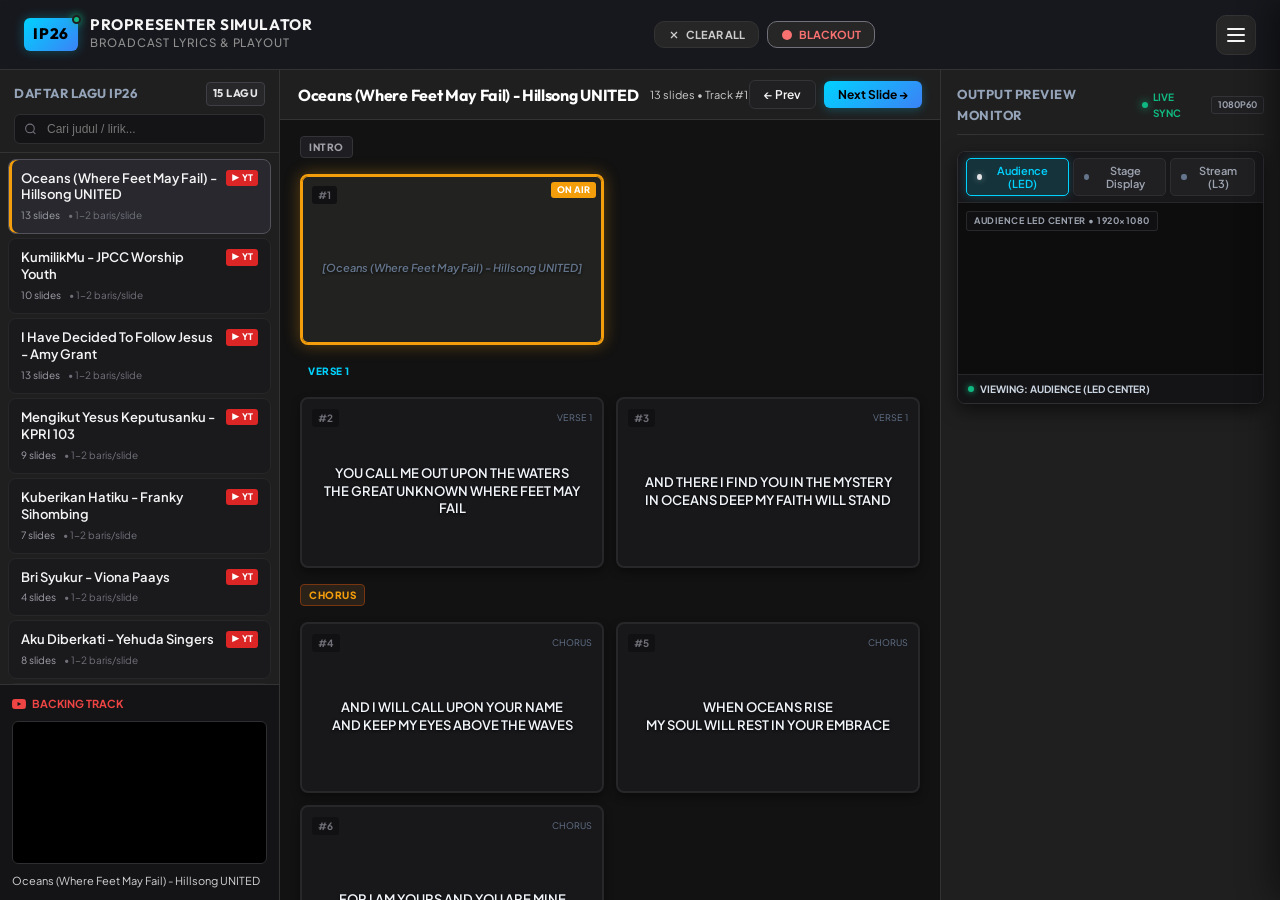
<file: presenter/index.html>
<!DOCTYPE html>
<html lang="id">
<head>
  <meta charset="UTF-8" />
  <meta name="viewport" content="width=device-width, initial-scale=1.0" />
  <title>ProPresenter Live Lyrics Simulator | IP26 UKK UNNES Broadcast</title>
  <meta name="description" content="Simulator ProPresenter live lyrics & playout multimedia untuk Ibadah Perdana UKK UNNES 2026. Lengkap dengan YouTube backing track player dan slides 1-2 baris." />
  
  <link rel="icon" type="image/svg+xml" href="../favicon.svg" />
  <link rel="preconnect" href="https://fonts.googleapis.com" />
  <link rel="preconnect" href="https://fonts.gstatic.com" />
  <link href="https://fonts.googleapis.com/css2?family=JetBrains+Mono:wght@400;500;600;700;800&family=Outfit:wght@500;600;700;800&family=Plus+Jakarta+Sans:wght@400;500;600;700;800&display=swap" rel="stylesheet" />

  <!-- Main Stylesheet (Home Master Design System) -->
  <link rel="stylesheet" href="../style.css" />
  <link rel="stylesheet" href="presenter.css?v=20260915e" />
</head>
<body class="presenter-body">

  <!-- Background Technical Grid (Home Harmonized) -->
  <div class="hero-bg-grid" style="position:fixed; z-index:0; pointer-events:none;"></div>

  <!-- Desktop Workstation Only Lockout Screen - Simple Warning -->
  <div id="desktop-lock-screen" class="desktop-lock-screen" role="alertdialog" aria-modal="true" aria-label="Akses Komputer Diperlukan">
    <div class="lockout-card">
      <div class="lockout-badge">
        <span class="lockout-pulse-dot"></span>
        <span>KHUSUS KOMPUTER / DESKTOP</span>
      </div>
      <div class="lockout-icon">💻</div>
      <h2 class="lockout-title">Hanya Dapat Dibuka di Laptop / PC</h2>
      <p class="lockout-desc">
        Simulator <strong>ProPresenter Live Lyrics</strong> memerlukan layar komputer atau laptop untuk kontrol lirik ibadah, backing track, dan layar panggung.
      </p>

      <div class="lockout-actions">
        <a href="../index.html" class="lockout-btn lockout-btn-primary">
          <svg width="15" height="15" viewBox="0 0 24 24" fill="none" stroke="currentColor" stroke-width="2"><path d="M3 9l9-7 9 7v11a2 2 0 0 1-2 2H5a2 2 0 0 1-2-2z"></path><polyline points="9 22 9 12 15 12 15 22"></polyline></svg>
          Kembali ke Portal Utama
        </a>
      </div>
    </div>
  </div>

  <!-- Header Bar (Home Master Harmonized) -->
  <header class="desktop-header header-fluid presenter-header" id="desktop-header" role="banner" style="position:relative; z-index:100;">
    <div id="scroll-progress-bar" class="scroll-progress-bar" role="progressbar" aria-valuemin="0" aria-valuemax="100" aria-valuenow="0"></div>
    <div class="nav-container">
      <a href="../index.html" class="brand-logo" aria-label="Kembali ke Portal Master">
        <div class="brand-badge-wrap">
          <span class="brand-badge">IP26</span>
          <span class="brand-live-dot" title="Live Lyrics Playout"></span>
        </div>
        <div class="brand-text">
          <span class="brand-title">PROPRESENTER SIMULATOR</span>
          <span class="brand-sub">BROADCAST LYRICS & PLAYOUT</span>
        </div>
      </a>

      <!-- Quick Action Clear Bar (Clear All & Blackout Only) -->
      <div class="clear-bar" aria-label="Clear Actions">
        <button class="clear-btn" id="btn-clear-all" title="Clear All Lyrics (Esc / F1)">
          <svg width="12" height="12" viewBox="0 0 24 24" fill="none" stroke="currentColor" stroke-width="2.5"><line x1="18" y1="6" x2="6" y2="18"></line><line x1="6" y1="6" x2="18" y2="18"></line></svg>
          CLEAR ALL
        </button>
        <button class="clear-btn btn-blackout" id="btn-blackout" title="Emergency Blackout (Key O / F5)">
          <svg width="12" height="12" viewBox="0 0 24 24" fill="currentColor"><circle cx="12" cy="12" r="10"></circle></svg>
          BLACKOUT
        </button>
      </div>

      <!-- Navigation Links -->
      <nav class="nav-actions" aria-label="Navigasi Utama">
        <button id="mobile-menu-toggle" class="mobile-menu-toggle-btn" aria-label="Buka Menu Navigasi" aria-expanded="false" aria-controls="mobile-nav-drawer" title="Menu Navigasi">
          <span class="hamburger-bar"></span>
          <span class="hamburger-bar"></span>
          <span class="hamburger-bar"></span>
        </button>
      </nav>
    </div>
  </header>

  <!-- Main 3-Column Studio Layout -->
  <main class="presenter-main" style="position:relative; z-index:1;">
    
    <!-- LEFT COLUMN: Library & Embedded YouTube Player -->
    <section class="library-column" aria-label="Playlist & Songs Library">
      
      <div class="library-header">
        <div class="col-heading">
          <span>Daftar Lagu IP26</span>
          <span class="song-count-badge" id="song-count-badge">15 Lagu</span>
        </div>
        
        <div class="search-wrapper">
          <svg class="search-icon" width="13" height="13" viewBox="0 0 24 24" fill="none" stroke="currentColor" stroke-width="2"><circle cx="11" cy="11" r="8"></circle><line x1="21" y1="21" x2="16.65" y2="16.65"></line></svg>
          <input type="text" id="library-search-input" class="library-search" placeholder="Cari judul / lirik..." />
        </div>
      </div>

      <!-- Scrollable Song List -->
      <div class="song-list-scroll" id="song-list-container">
        <!-- Injected via JavaScript -->
      </div>

      <!-- Embedded YouTube Video Player Box -->
      <div class="yt-player-box" aria-label="YouTube Backing Track Player">
        <div class="yt-header-row">
          <div class="yt-label">
            <svg width="14" height="14" viewBox="0 0 24 24" fill="currentColor"><path d="M23.498 6.186a3.016 3.016 0 0 0-2.122-2.136C19.505 3.545 12 3.545 12 3.545s-7.505 0-9.377.505A3.017 3.017 0 0 0 .502 6.186C0 8.07 0 12 0 12s0 3.93.502 5.814a3.016 3.016 0 0 0 2.122 2.136c1.871.505 9.376.505 9.376.505s7.505 0 9.377-.505a3.015 3.015 0 0 0 2.122-2.136C24 15.93 24 12 24 12s0-3.93-.502-5.814zM9.545 15.568V8.432L15.818 12l-6.273 3.568z"/></svg>
            <span>BACKING TRACK</span>
          </div>
        </div>

        <div class="yt-frame-wrapper">
          <iframe id="yt-iframe-player" src="" allow="accelerometer; autoplay; clipboard-write; encrypted-media; gyroscope; picture-in-picture" allowfullscreen></iframe>
        </div>

        <div class="yt-now-playing-title" id="yt-song-title">Memuat trek...</div>
      </div>

    </section>

    <!-- CENTER COLUMN: Slides Presentation Deck (1-2 lines per slide) -->
    <section class="deck-column" aria-label="Slide Deck Presentation">
      
      <div class="deck-header">
        <div class="deck-song-info">
          <h1 class="deck-song-title" id="deck-song-title">Ajaib Kau Tuhan</h1>
          <span class="deck-stats" id="deck-song-stats">12 slides • Track #1</span>
        </div>

        <div class="deck-navigation-bar">
          <button class="deck-nav-btn" id="btn-prev-slide" title="Slide Sebelumnya (Arrow Left / Page Up)">
            ← Prev
          </button>
          <button class="deck-nav-btn primary" id="btn-next-slide" title="Slide Berikutnya (Spacebar / Arrow Right / Page Down)">
            Next Slide →
          </button>
        </div>
      </div>

      <!-- Slide Cards Grid -->
      <div class="slides-grid-scroll" id="slides-deck-container">
        <!-- Injected via JavaScript -->
      </div>

    </section>

    <!-- RIGHT COLUMN: Output Previews & Customizer -->
    <section class="output-column" aria-label="Live Output Previews and Controls">
      
      <div class="output-panel-header">
        <div class="col-heading">OUTPUT PREVIEW MONITOR</div>
        <div class="output-header-badges">
          <span class="sync-live-badge"><span class="pulse-dot"></span> LIVE SYNC</span>
          <span class="res-tag">1080P60</span>
        </div>
      </div>

      <!-- Unified ProPresenter 7 Output Monitor -->
      <div class="unified-monitor-card">
        <!-- Pro7 Screen Selector Bar -->
        <div class="screen-selector-bar">
          <div class="screen-tabs-group" role="tablist" aria-label="Select Output Screen">
            <button class="screen-tab-btn active" data-screen="audience" role="tab" aria-selected="true" title="Audience Main LED Screen">
              <span class="tab-dot dot-audience"></span>
              Audience (LED)
            </button>
            <button class="screen-tab-btn" data-screen="stage" role="tab" aria-selected="false" title="Stage Display Confidence Monitor">
              <span class="tab-dot dot-stage"></span>
              Stage Display
            </button>
            <button class="screen-tab-btn" data-screen="stream" role="tab" aria-selected="false" title="Stream Broadcast Lower-Third">
              <span class="tab-dot dot-stream"></span>
              Stream (L3)
            </button>
          </div>
        </div>

        <!-- Unified Viewport Monitor -->
        <div class="unified-viewport" id="unified-output-monitor">
          
          <!-- VIEW 1: Auditorium LED Screen -->
          <div class="screen-view view-audience active" id="view-audience">
            <div class="view-osd-badge">AUDIENCE LED CENTER • 1920×1080</div>
            <div class="preview-screen-box screen-bg-dark" id="led-preview-screen">
              <div class="live-lyrics-text" id="led-lyrics-text"></div>
            </div>
          </div>

          <!-- VIEW 2: Stage Display / Foldback Confidence Monitor -->
          <div class="screen-view view-stage" id="view-stage">
            <div class="confidence-box" id="stage-display-screen">
              <div class="stage-top-meta">
                <div class="stage-clock" id="stage-live-clock">00:00:00</div>
                <div class="stage-song-info" id="stage-song-label">CURRENT SONG</div>
                <div class="stage-dest-tag">STAGE FOLDBACK</div>
              </div>
              <div class="stage-current-wrap">
                <div class="stage-section-pill" id="stage-section-tag">VERSE 1</div>
                <div class="confidence-current" id="conf-current-text"></div>
              </div>
              <div class="confidence-next-row">
                <span class="confidence-next-label">NEXT SLIDE:</span>
                <span class="confidence-next-text" id="conf-next-text"></span>
              </div>
            </div>
          </div>

          <!-- VIEW 3: Stream Lower-Third Preview -->
          <div class="screen-view view-stream" id="view-stream">
            <div class="view-osd-badge">YOUTUBE STREAM • OBS ALPHA KEY</div>
            <div class="preview-screen-box stream-preview-bg" id="stream-preview-screen">
              <div class="stream-cam-watermark">CAM 1: MASTER STAGE FEED</div>
              <div class="lower-third-overlay" id="lt-overlay-box">
                <div class="lt-line-current" id="lt-line-1"></div>
                <div class="lt-line-next" id="lt-line-2"></div>
              </div>
            </div>
          </div>

        </div>

        <!-- Monitor Footer Status Bar -->
        <div class="monitor-footer-bar">
          <div class="monitor-status-item">
            <span class="status-indicator-dot dot-live"></span>
            <span class="status-name" id="monitor-active-label">VIEWING: AUDIENCE (LED CENTER)</span>
          </div>
        </div>
      </div>

    </section>

  </main>

  <!-- Mobile Navigation Drawer & Backdrop (Strict 4 Menus) -->
  <div id="mobile-drawer-backdrop" class="mobile-drawer-backdrop" aria-hidden="true"></div>
  <aside id="mobile-nav-drawer" class="mobile-nav-drawer" aria-label="Menu Navigasi Mobile" aria-hidden="true">
    <div class="drawer-header">
      <div class="drawer-brand">
        <span class="brand-badge">IP26</span>
        <div class="drawer-brand-text">
          <span class="drawer-title">PROPRESENTER SIMULATOR</span>
          <span class="drawer-sub">MENU NAVIGASI</span>
        </div>
      </div>
      <button id="drawer-close-btn" class="drawer-close-btn" aria-label="Tutup Menu Navigasi">&times;</button>
    </div>

    <div class="drawer-content">
      <div class="drawer-section-label">MENU UTAMA</div>
      <ul class="drawer-nav-list">
        <li>
          <a href="../index.html" class="drawer-nav-link">
            <span class="drawer-link-icon">🏠</span>
            <div class="drawer-link-text">
              <strong>Home</strong>
              <small>Portal Utama Master Pipeline</small>
            </div>
          </a>
        </li>
        <li>
          <a href="../inventory.html" class="drawer-nav-link">
            <span class="drawer-link-icon">📦</span>
            <div class="drawer-link-text">
              <strong>Inventory</strong>
              <small>Checklist Lapangan Realtime</small>
            </div>
          </a>
        </li>
        <li>
          <a href="../switcher.html" class="drawer-nav-link">
            <span class="drawer-link-icon">🎛️</span>
            <div class="drawer-link-text">
              <strong>Switcher</strong>
              <small>Simulator Switcher Cinelive V1</small>
            </div>
          </a>
        </li>
        <li>
          <a href="index.html" class="drawer-nav-link active">
            <span class="drawer-link-icon">🎶</span>
            <div class="drawer-link-text">
              <strong>Presenter</strong>
              <small>Simulator ProPresenter Live Lyrics</small>
            </div>
          </a>
        </li>
      </ul>
    </div>
  </aside>

  <!-- Load Static Songs Data -->
  <script src="../data/songs.js"></script>
  <!-- Load ProPresenter Controller Engine -->
  <script src="presenter.js?v=20260915e"></script>
</body>
</html>
</file>
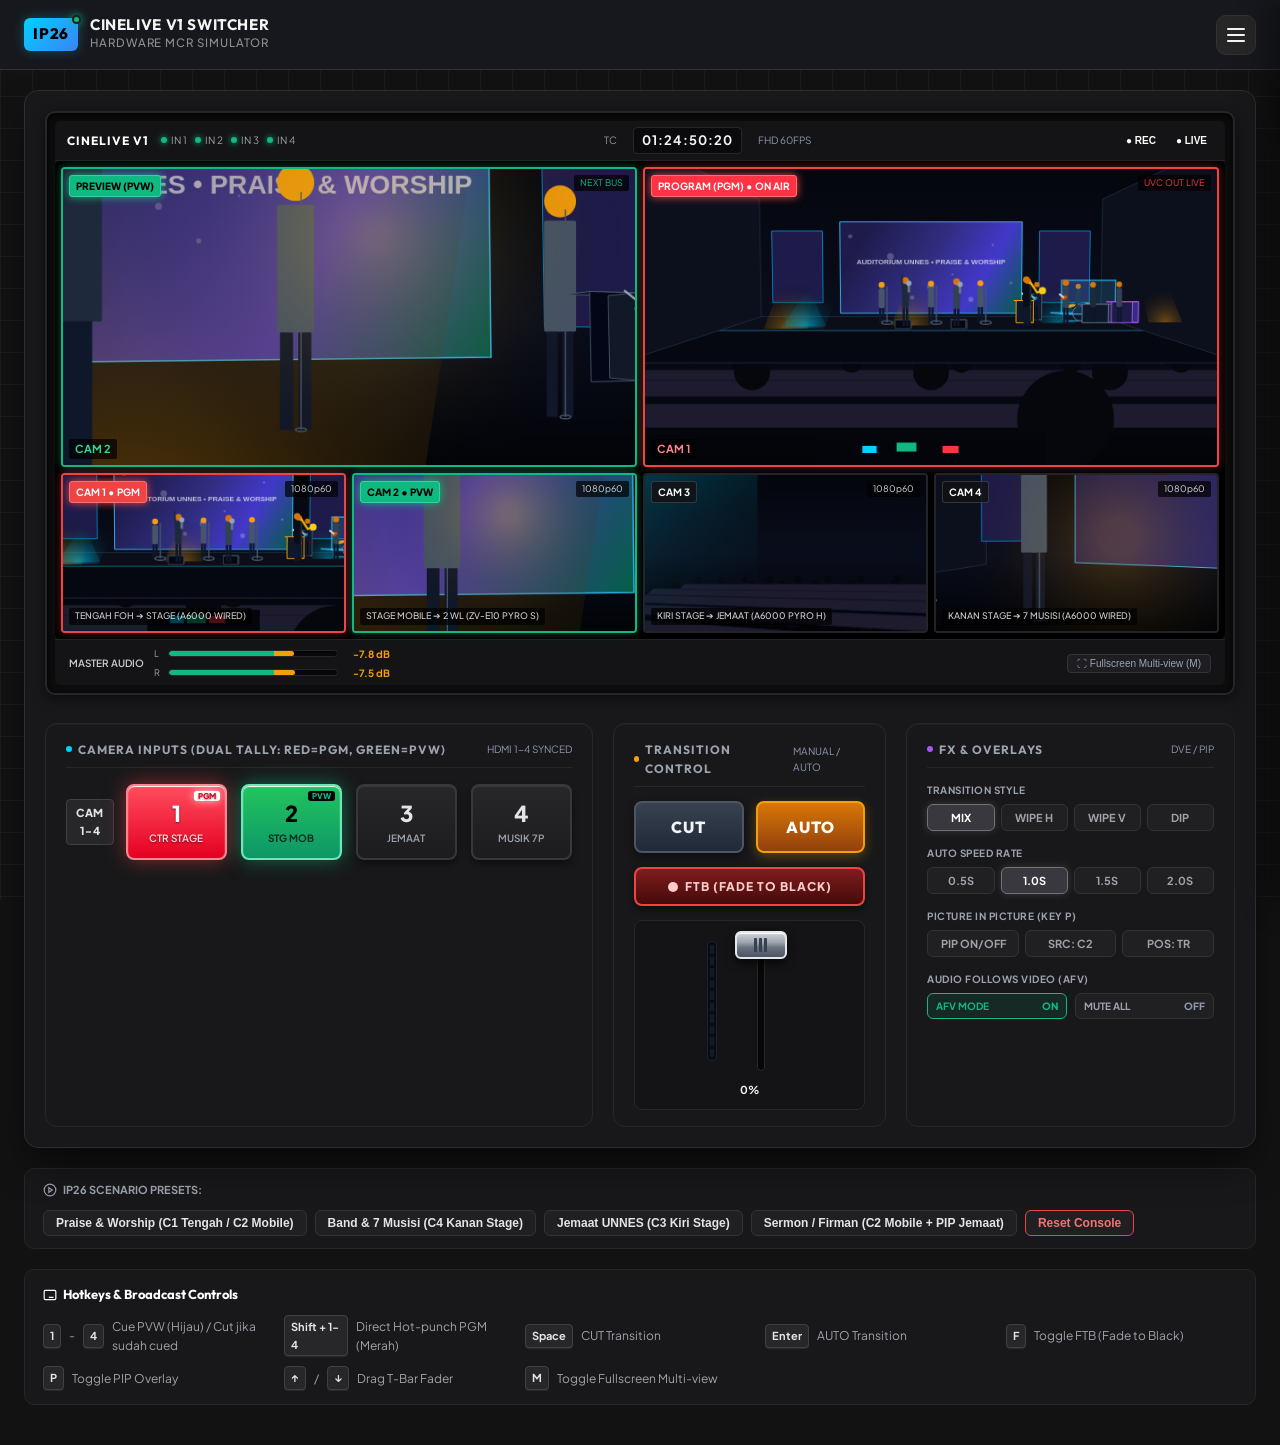
<file: switcher/index.html>
<!DOCTYPE html>
<html lang="id">
<head>
  <meta charset="UTF-8" />
  <meta name="viewport" content="width=device-width, initial-scale=1.0" />
  <title>Cinetreak Cinelive V1 Switcher Simulator | IP26 UKK UNNES Broadcast</title>
  <meta name="description" content="Simulator interaktif hardware video switcher Cinetreak Cinelive V1 untuk live production & camera routing Ibadah Perdana UKK UNNES 2026." />
  
  <link rel="icon" type="image/svg+xml" href="../favicon.svg" />
  <link rel="preconnect" href="https://fonts.googleapis.com" />
  <link rel="preconnect" href="https://fonts.gstatic.com" crossorigin />
  <link href="https://fonts.googleapis.com/css2?family=JetBrains+Mono:wght@400;500;600;700;800&family=Outfit:wght@500;600;700;800&family=Plus+Jakarta+Sans:wght@400;500;600;700;800&display=swap" rel="stylesheet" />

  <!-- Main Stylesheet (Home Master Design System) -->
  <link rel="stylesheet" href="../style.css" />
  <link rel="stylesheet" href="switcher.css?v=20260915f" />
</head>
<body class="switcher-body">

  <!-- Background Technical Grid (Home Harmonized) -->
  <div class="hero-bg-grid" style="position:fixed; z-index:0; pointer-events:none;"></div>

  <!-- Desktop Workstation Only Lockout Screen - Simple Warning -->
  <div id="desktop-lock-screen" class="desktop-lock-screen" role="alertdialog" aria-modal="true" aria-label="Akses Komputer Diperlukan">
    <div class="lockout-card">
      <div class="lockout-badge">
        <span class="lockout-pulse-dot"></span>
        <span>KHUSUS KOMPUTER / DESKTOP</span>
      </div>
      <div class="lockout-icon">💻</div>
      <h2 class="lockout-title">Hanya Dapat Dibuka di Laptop / PC</h2>
      <p class="lockout-desc">
        Simulator <strong>Cinetreak Cinelive V1 Switcher</strong> memerlukan layar komputer atau laptop untuk kontrol siaran dan multiview kamera.
      </p>

      <div class="lockout-actions">
        <a href="../index.html" class="lockout-btn lockout-btn-primary">
          <svg width="15" height="15" viewBox="0 0 24 24" fill="none" stroke="currentColor" stroke-width="2"><path d="M3 9l9-7 9 7v11a2 2 0 0 1-2 2H5a2 2 0 0 1-2-2z"></path><polyline points="9 22 9 12 15 12 15 22"></polyline></svg>
          Kembali ke Portal Utama
        </a>
      </div>
    </div>
  </div>

  <!-- Header Navigation (Harmonized with Master Home Portal) -->
  <header class="desktop-header header-fluid switcher-header" id="desktop-header" role="banner" style="position:relative; z-index:100;">
    <div id="scroll-progress-bar" class="scroll-progress-bar" role="progressbar" aria-valuemin="0" aria-valuemax="100" aria-valuenow="0"></div>
    <div class="nav-container">
      <a href="../index.html" class="brand-logo" aria-label="Kembali ke Portal Master">
        <div class="brand-badge-wrap">
          <span class="brand-badge">IP26</span>
          <span class="brand-live-dot" title="Live MCR Switcher"></span>
        </div>
        <div class="brand-text">
          <span class="brand-title">CINELIVE V1 SWITCHER</span>
          <span class="brand-sub">HARDWARE MCR SIMULATOR</span>
        </div>
      </a>
      
      <nav class="nav-actions" aria-label="Navigasi Utama">
        <button id="mobile-menu-toggle" class="mobile-menu-toggle-btn" aria-label="Buka Menu Navigasi" aria-expanded="false" aria-controls="mobile-nav-drawer" title="Menu Navigasi">
          <span class="hamburger-bar"></span>
          <span class="hamburger-bar"></span>
          <span class="hamburger-bar"></span>
        </button>
      </nav>
    </div>
  </header>

  <!-- Main Simulator Container -->
  <main class="switcher-container" style="position:relative; z-index:1;">
    
    <!-- Physical Cinetreak Chassis -->
    <div class="cinelive-chassis">
      <!-- 5.5-inch Multi-view Display Screen -->
      <section class="multiview-monitor-bezel" aria-label="Cinetreak 5.5 inch Multiview Screen">
        
        <!-- Screen Top Status Bar with AUX Monitor Output & Route Selector -->
        <div class="monitor-top-bar">
          <div class="status-left">
            <span class="brand-label-cinelive">CINELIVE V1</span>
            <div class="hdmi-status-group" title="HDMI Sync Status">
              <span class="hdmi-dot">IN 1</span>
              <span class="hdmi-dot">IN 2</span>
              <span class="hdmi-dot">IN 3</span>
              <span class="hdmi-dot">IN 4</span>
            </div>
          </div>

          <div class="status-center">
            <span style="color:#8c97ad; font-size:10px;">TC</span>
            <span class="timecode-display" id="timecode-clock">01:24:50:00</span>
            <span style="color:#8c97ad; font-size:10px;">FHD 60FPS</span>
          </div>

          <!-- Hardware Controls (REC & LIVE) -->
          <div class="status-right" style="display:flex; align-items:center; gap:8px;">
            <button class="badge-rec" id="btn-rec-toggle" style="background:transparent; border:none; cursor:pointer;" title="Klik untuk Toggle Recording UVC">● REC</button>
            <button class="badge-live" id="btn-live-toggle" style="background:transparent; border:none; cursor:pointer;" title="Klik untuk Toggle Live Streaming">● LIVE</button>
          </div>
        </div>

        <!-- 6-Split Multiview Canvas Grid (Cinetreak Cinelive V1: PVW & PGM Top, CAM 1-4 Bottom) -->
        <div class="mv-container">
          
          <!-- LARGE PREVIEW (PVW) -->
          <div class="mv-cell cell-pvw tally-pvw" id="cell-pvw">
            <canvas id="canvas-pvw" width="640" height="360"></canvas>
            <div class="mv-tally-tag" style="background:#10b981; color:#000;">PREVIEW (PVW)</div>
            <div class="mv-info-tag" id="label-pvw-cam" style="font-weight:700; color:#34d399; font-size:11px;">CAM 2</div>
            <div class="mv-hud-right" style="color:#10b981;">NEXT BUS</div>
          </div>

          <!-- LARGE PROGRAM (PGM) -->
          <div class="mv-cell cell-pgm tally-pgm" id="cell-pgm">
            <canvas id="canvas-pgm" width="640" height="360"></canvas>
            <div class="mv-tally-tag" style="background:#ff3344; color:#fff;">PROGRAM (PGM) • ON AIR</div>
            <div class="mv-info-tag" id="label-pgm-cam" style="font-weight:700; color:#ff8592; font-size:11px;">CAM 1</div>
            <div class="mv-hud-right" style="color:#ff3344;">UVC OUT LIVE</div>
          </div>

          <!-- CAM 1 -->
          <div class="mv-cell tally-pgm" id="cell-cam1">
            <canvas id="canvas-cam1" width="320" height="180"></canvas>
            <div class="mv-tally-tag" id="tally-cam1">CAM 1 • PGM</div>
            <div class="mv-info-tag">TENGAH FOH ➔ STAGE (A6000 WIRED)</div>
            <div class="mv-hud-right">1080p60</div>
          </div>

          <!-- CAM 2 -->
          <div class="mv-cell tally-pvw" id="cell-cam2">
            <canvas id="canvas-cam2" width="320" height="180"></canvas>
            <div class="mv-tally-tag" id="tally-cam2">CAM 2 • PVW</div>
            <div class="mv-info-tag">STAGE MOBILE ➔ 2 WL (ZV-E10 PYRO S)</div>
            <div class="mv-hud-right">1080p60</div>
          </div>

          <!-- CAM 3 -->
          <div class="mv-cell" id="cell-cam3">
            <canvas id="canvas-cam3" width="320" height="180"></canvas>
            <div class="mv-tally-tag" id="tally-cam3">CAM 3</div>
            <div class="mv-info-tag">KIRI STAGE ➔ JEMAAT (A6000 PYRO H)</div>
            <div class="mv-hud-right">1080p60</div>
          </div>

          <!-- CAM 4 -->
          <div class="mv-cell" id="cell-cam4">
            <canvas id="canvas-cam4" width="320" height="180"></canvas>
            <div class="mv-tally-tag" id="tally-cam4">CAM 4</div>
            <div class="mv-info-tag">KANAN STAGE ➔ 7 MUSISI (A6000 WIRED)</div>
            <div class="mv-hud-right">1080p60</div>
          </div>

        </div>

        <!-- Screen Bottom Audio & Tool Bar -->
        <div class="monitor-bottom-bar">
          <div class="audio-meters-container">
            <span class="meter-label">MASTER AUDIO</span>
            <div class="vu-meter-bar-wrapper">
              <div class="vu-channel">
                <span class="vu-channel-name">L</span>
                <div class="vu-meter-track"><div class="vu-meter-fill" id="meter-fill-l"></div></div>
                <span class="vu-db-readout" id="meter-db-l">-12.4 dB</span>
              </div>
              <div class="vu-channel">
                <span class="vu-channel-name">R</span>
                <div class="vu-meter-track"><div class="vu-meter-fill" id="meter-fill-r"></div></div>
                <span class="vu-db-readout" id="meter-db-r">-11.8 dB</span>
              </div>
            </div>
          </div>

          <div class="monitor-action-tools">
            <button class="mon-btn" id="btn-mv-fullscreen" title="Layar Penuh Multi-view (Hotkey M)">⛶ Fullscreen Multi-view (M)</button>
          </div>
        </div>

      </section>

      <!-- Control Console Hardware Surface -->
      <section class="console-surface" aria-label="Hardware Control Surface">
        
        <!-- Left Bank: Unified Camera Bus & AUX Output Bus -->
        <div class="console-bank">
          <div class="bank-header">
            <div class="bank-title"><span class="dot"></span> Camera Inputs (Dual Tally: Red=PGM, Green=PVW)</div>
            <span style="font-size:10px; color:#8c97ad; font-family:var(--font-mono);">HDMI 1-4 SYNCED</span>
          </div>

          <div class="bus-row-container">
            <!-- Unified CAM Inputs Row (Physical CineLive V1: Red = PGM, Green = PVW) -->
            <div class="bus-row">
              <div class="bus-label-badge bus-label-cam" title="Cinelive V1 Single Physical Row: Red = PGM Live, Green = PVW Cue">CAM 1-4</div>
              <div class="buttons-grid buttons-grid-cams">
                <button class="silicone-btn active-pgm" data-cam="1" title="CAM 1: Tengah Auditorium FOH ➔ Sorot Stage Depan (Klik untuk Cue PVW Hijau / Shift+1 untuk Cut ke PGM Merah)">
                  <span class="btn-num">1</span>
                  <span class="btn-sub">CTR STAGE</span>
                  <span class="tally-indicator-pill">PGM</span>
                </button>
                <button class="silicone-btn active-pvw" data-cam="2" title="CAM 2: Mobile Roaming ➔ Sorot Stage, 2 WL & 3 Singer (Klik untuk Cue PVW Hijau / Shift+2 untuk Cut ke PGM Merah)">
                  <span class="btn-num">2</span>
                  <span class="btn-sub">STG MOB</span>
                  <span class="tally-indicator-pill">PVW</span>
                </button>
                <button class="silicone-btn" data-cam="3" title="CAM 3: Kiri Stage ➔ Sorot Jemaat Auditorium UNNES (Klik untuk Cue PVW Hijau / Shift+3 untuk Cut ke PGM Merah)">
                  <span class="btn-num">3</span>
                  <span class="btn-sub">JEMAAT</span>
                  <span class="tally-indicator-pill"></span>
                </button>
                <button class="silicone-btn" data-cam="4" title="CAM 4: Kanan Stage ➔ Sorot 7 Pemain Musik / Band (Klik untuk Cue PVW Hijau / Shift+4 untuk Cut ke PGM Merah)">
                  <span class="btn-num">4</span>
                  <span class="btn-sub">MUSIK 7P</span>
                  <span class="tally-indicator-pill"></span>
                </button>
              </div>
            </div>
          </div>
        </div>

        <!-- Middle Bank: CUT, AUTO, FTB & Physical T-Bar -->
        <div class="console-bank transition-bank">
          <div class="bank-header">
            <div class="bank-title"><span class="dot" style="background:var(--sw-amber);"></span> Transition Control</div>
            <span style="font-size:10px; color:#8c97ad; font-family:var(--font-mono);">MANUAL / AUTO</span>
          </div>

          <div class="transition-actions">
            <button class="cut-btn" id="btn-cut" title="Hard Direct Cut (Spacebar)">CUT</button>
            <button class="auto-btn" id="btn-auto" title="Timed Auto Transition (Enter)">AUTO</button>
          </div>

          <button class="ftb-btn" id="btn-ftb" title="Fade to Black (Key F)">
            <svg width="12" height="12" viewBox="0 0 24 24" fill="currentColor"><circle cx="12" cy="12" r="10"></circle></svg>
            FTB (FADE TO BLACK)
          </button>

          <!-- T-Bar Fader Component With 10-Segment LED Ladder -->
          <div class="tbar-component">
            <div class="tbar-with-ladder">
              <div class="tbar-ladder" aria-label="T-Bar Level Meter">
                <div class="tbar-led" data-step="1"></div>
                <div class="tbar-led" data-step="2"></div>
                <div class="tbar-led" data-step="3"></div>
                <div class="tbar-led" data-step="4"></div>
                <div class="tbar-led" data-step="5"></div>
                <div class="tbar-led" data-step="6"></div>
                <div class="tbar-led" data-step="7"></div>
                <div class="tbar-led" data-step="8"></div>
                <div class="tbar-led" data-step="9"></div>
                <div class="tbar-led" data-step="10"></div>
              </div>
              <div class="tbar-track-container" id="tbar-track">
                <div class="tbar-slot"></div>
                <div class="tbar-handle" id="tbar-handle" style="top:0px;" title="T-Bar Manual Transition (Drag or Up/Down arrows)">
                  <div class="tbar-grip"></div>
                  <div class="tbar-grip"></div>
                  <div class="tbar-grip"></div>
                </div>
              </div>
            </div>
            <div class="tbar-readout" id="tbar-readout">0%</div>
          </div>
        </div>

        <!-- Right Bank: Effects, PIP, Rates, Audio -->
        <div class="console-bank settings-bank">
          <div class="bank-header">
            <div class="bank-title"><span class="dot" style="background:#a855f7;"></span> FX & Overlays</div>
            <span style="font-size:10px; color:#8c97ad; font-family:var(--font-mono);">DVE / PIP</span>
          </div>

          <!-- Transition Effects -->
          <div class="control-subgroup">
            <span class="subgroup-title">Transition Style</span>
            <div class="subgroup-grid">
              <button class="option-btn active" data-effect="MIX">MIX</button>
              <button class="option-btn" data-effect="WIPE_H">WIPE H</button>
              <button class="option-btn" data-effect="WIPE_V">WIPE V</button>
              <button class="option-btn" data-effect="DIP">DIP</button>
            </div>
          </div>

          <!-- Transition Rate -->
          <div class="control-subgroup">
            <span class="subgroup-title">Auto Speed Rate</span>
            <div class="subgroup-grid">
              <button class="option-btn" data-rate="0.5">0.5S</button>
              <button class="option-btn active" data-rate="1.0">1.0S</button>
              <button class="option-btn" data-rate="1.5">1.5S</button>
              <button class="option-btn" data-rate="2.0">2.0S</button>
            </div>
          </div>

          <!-- PIP Mode Controls -->
          <div class="control-subgroup">
            <span class="subgroup-title">Picture in Picture (Key P)</span>
            <div style="display:grid; grid-template-columns: 1fr 1fr 1fr; gap:6px;">
              <button class="option-btn" id="btn-pip-toggle">PIP ON/OFF</button>
              <button class="option-btn" id="btn-pip-src">SRC: C2</button>
              <button class="option-btn" id="btn-pip-pos">POS: TR</button>
            </div>
          </div>

          <!-- Audio Mode Controls -->
          <div class="control-subgroup">
            <span class="subgroup-title">Audio Follows Video (AFV)</span>
            <div class="audio-strip">
              <button class="audio-toggle-btn active" id="btn-afv">
                <span>AFV MODE</span> <span style="color:#10b981;">ON</span>
              </button>
              <button class="audio-toggle-btn" id="btn-audio-mute">
                <span>MUTE ALL</span> <span style="color:#8c97ad;">OFF</span>
              </button>
            </div>
          </div>

        </div>

      </section>

    </div>

    <!-- Quick Scenario Presets Bar -->
    <section class="scenario-presets-bar">
      <div class="presets-label">
        <svg width="14" height="14" viewBox="0 0 24 24" fill="none" stroke="currentColor" stroke-width="2"><circle cx="12" cy="12" r="10"></circle><polygon points="10 8 16 12 10 16 10 8"></polygon></svg>
        <span>IP26 SCENARIO PRESETS:</span>
      </div>
      <div class="preset-btn-group">
        <button class="preset-pill" data-preset="worship">Praise & Worship (C1 Tengah / C2 Mobile)</button>
        <button class="preset-pill" data-preset="band">Band & 7 Musisi (C4 Kanan Stage)</button>
        <button class="preset-pill" data-preset="congregation">Jemaat UNNES (C3 Kiri Stage)</button>
        <button class="preset-pill" data-preset="sermon">Sermon / Firman (C2 Mobile + PIP Jemaat)</button>
        <button class="preset-pill" data-preset="reset" style="border-color:#ef4444; color:#f87171;">Reset Console</button>
      </div>
    </section>

    <!-- Keyboard Shortcuts Panel -->
    <section class="hotkeys-helper">
      <div class="hotkeys-title">
        <svg width="14" height="14" viewBox="0 0 24 24" fill="none" stroke="currentColor" stroke-width="2"><rect x="2" y="4" width="20" height="16" rx="2"></rect><path d="M6 8h.001M10 8h.001M14 8h.001M18 8h.001M6 12h.001M10 12h.001M14 12h.001M18 12h.001M6 16h.001M10 16h8"></path></svg>
        Hotkeys & Broadcast Controls
      </div>
      <div class="hotkeys-grid">
        <div class="hotkey-item"><span class="kbd-badge">1</span> - <span class="kbd-badge">4</span> <span>Cue PVW (Hijau) / Cut jika sudah cued</span></div>
        <div class="hotkey-item"><span class="kbd-badge">Shift + 1-4</span> <span>Direct Hot-punch PGM (Merah)</span></div>
        <div class="hotkey-item"><span class="kbd-badge">Space</span> <span>CUT Transition</span></div>
        <div class="hotkey-item"><span class="kbd-badge">Enter</span> <span>AUTO Transition</span></div>
        <div class="hotkey-item"><span class="kbd-badge">F</span> <span>Toggle FTB (Fade to Black)</span></div>
        <div class="hotkey-item"><span class="kbd-badge">P</span> <span>Toggle PIP Overlay</span></div>
        <div class="hotkey-item"><span class="kbd-badge">↑</span> / <span class="kbd-badge">↓</span> <span>Drag T-Bar Fader</span></div>
        <div class="hotkey-item"><span class="kbd-badge">M</span> <span>Toggle Fullscreen Multi-view</span></div>
      </div>
    </section>

  </main>

  <!-- Mobile Navigation Drawer & Backdrop (Strict 4 Menus) -->
  <div id="mobile-drawer-backdrop" class="mobile-drawer-backdrop" aria-hidden="true"></div>
  <aside id="mobile-nav-drawer" class="mobile-nav-drawer" aria-label="Menu Navigasi Mobile" aria-hidden="true">
    <div class="drawer-header">
      <div class="drawer-brand">
        <span class="brand-badge">IP26</span>
        <div class="drawer-brand-text">
          <span class="drawer-title">CINELIVE V1 SWITCHER</span>
          <span class="drawer-sub">MENU NAVIGASI</span>
        </div>
      </div>
      <button id="drawer-close-btn" class="drawer-close-btn" aria-label="Tutup Menu Navigasi">&times;</button>
    </div>

    <div class="drawer-content">
      <div class="drawer-section-label">MENU UTAMA</div>
      <ul class="drawer-nav-list">
        <li>
          <a href="../index.html" class="drawer-nav-link">
            <span class="drawer-link-icon">🏠</span>
            <div class="drawer-link-text">
              <strong>Home</strong>
              <small>Portal Utama Master Pipeline</small>
            </div>
          </a>
        </li>
        <li>
          <a href="../inventory.html" class="drawer-nav-link">
            <span class="drawer-link-icon">📦</span>
            <div class="drawer-link-text">
              <strong>Inventory</strong>
              <small>Checklist Lapangan Realtime</small>
            </div>
          </a>
        </li>
        <li>
          <a href="index.html" class="drawer-nav-link active">
            <span class="drawer-link-icon">🎛️</span>
            <div class="drawer-link-text">
              <strong>Switcher</strong>
              <small>Simulator Switcher Cinelive V1</small>
            </div>
          </a>
        </li>
        <li>
          <a href="../presenter.html" class="drawer-nav-link">
            <span class="drawer-link-icon">🎶</span>
            <div class="drawer-link-text">
              <strong>Presenter</strong>
              <small>Simulator ProPresenter Live Lyrics</small>
            </div>
          </a>
        </li>
      </ul>
    </div>
  </aside>

  <script src="switcher.js?v=20260915f"></script>
</body>
</html>
</file>
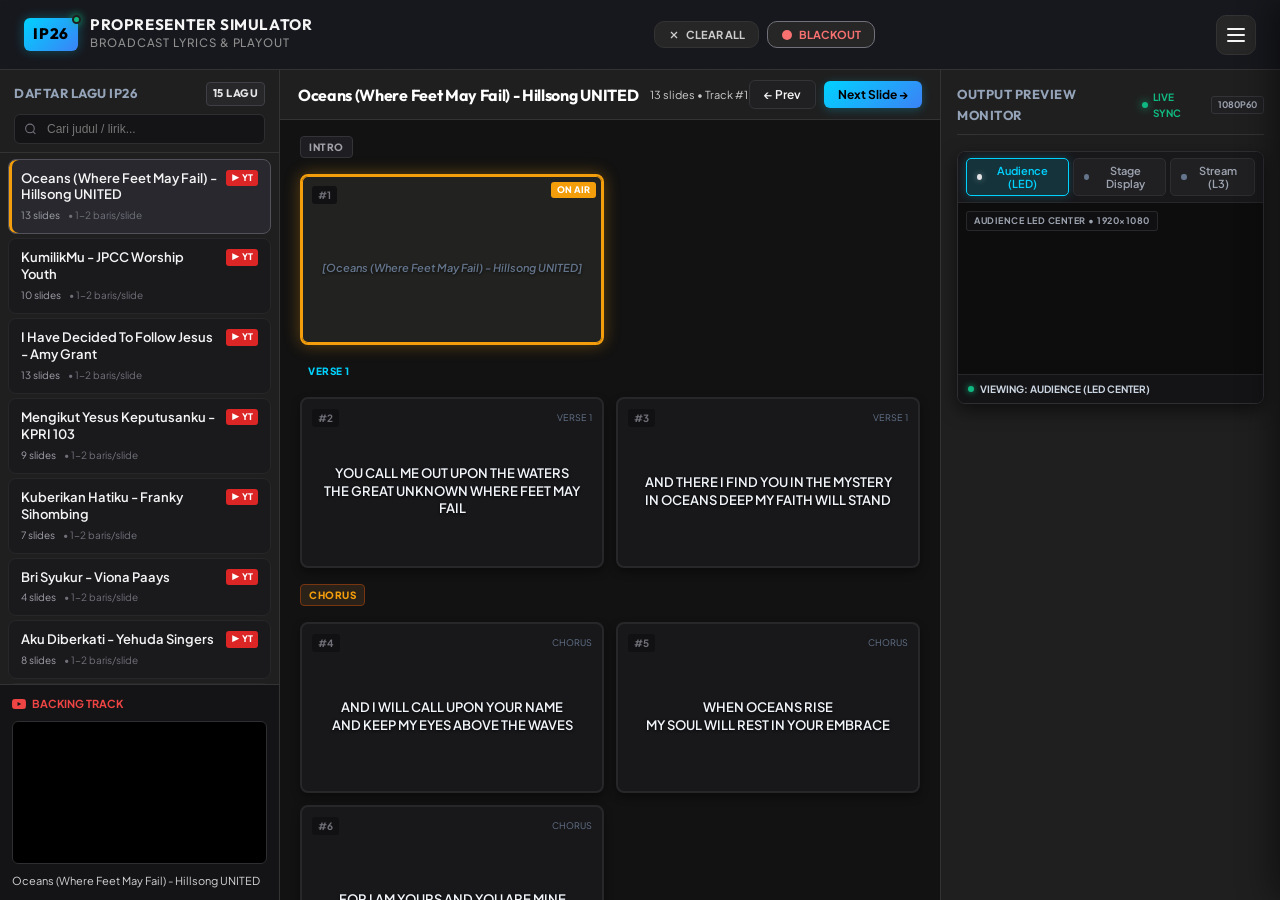
<file: presenter.html>
<!DOCTYPE html>
<html lang="id">
<head>
  <meta charset="UTF-8" />
  <meta name="viewport" content="width=device-width, initial-scale=1.0" />
  <title>ProPresenter Live Lyrics Simulator | IP26 UKK UNNES Broadcast</title>
  <meta name="description" content="Simulator ProPresenter live lyrics & playout multimedia untuk Ibadah Perdana UKK UNNES 2026. Lengkap dengan YouTube backing track player dan slides 1-2 baris." />
  
  <link rel="icon" type="image/svg+xml" href="favicon.svg" />
  <link rel="preconnect" href="https://fonts.googleapis.com" />
  <link rel="preconnect" href="https://fonts.gstatic.com" />
  <link href="https://fonts.googleapis.com/css2?family=JetBrains+Mono:wght@400;500;600;700;800&family=Outfit:wght@500;600;700;800&family=Plus+Jakarta+Sans:wght@400;500;600;700;800&display=swap" rel="stylesheet" />

  <!-- Main Stylesheet (Home Master Design System) -->
  <link rel="stylesheet" href="style.css" />
  <link rel="stylesheet" href="presenter/presenter.css?v=20260915e" />
</head>
<body class="presenter-body">

  <!-- Background Technical Grid (Home Harmonized) -->
  <div class="hero-bg-grid" style="position:fixed; z-index:0; pointer-events:none;"></div>

  <!-- Desktop Workstation Only Lockout Screen - Simple Warning -->
  <div id="desktop-lock-screen" class="desktop-lock-screen" role="alertdialog" aria-modal="true" aria-label="Akses Komputer Diperlukan">
    <div class="lockout-card">
      <div class="lockout-badge">
        <span class="lockout-pulse-dot"></span>
        <span>KHUSUS KOMPUTER / DESKTOP</span>
      </div>
      <div class="lockout-icon">💻</div>
      <h2 class="lockout-title">Hanya Dapat Dibuka di Laptop / PC</h2>
      <p class="lockout-desc">
        Simulator <strong>ProPresenter Live Lyrics</strong> memerlukan layar komputer atau laptop untuk kontrol lirik ibadah, backing track, dan layar panggung.
      </p>

      <div class="lockout-actions">
        <a href="index.html" class="lockout-btn lockout-btn-primary">
          <svg width="15" height="15" viewBox="0 0 24 24" fill="none" stroke="currentColor" stroke-width="2"><path d="M3 9l9-7 9 7v11a2 2 0 0 1-2 2H5a2 2 0 0 1-2-2z"></path><polyline points="9 22 9 12 15 12 15 22"></polyline></svg>
          Kembali ke Portal Utama
        </a>
      </div>
    </div>
  </div>

  <!-- Header Bar (Home Master Harmonized) -->
  <header class="desktop-header header-fluid presenter-header" id="desktop-header" role="banner" style="position:relative; z-index:100;">
    <div id="scroll-progress-bar" class="scroll-progress-bar" role="progressbar" aria-valuemin="0" aria-valuemax="100" aria-valuenow="0"></div>
    <div class="nav-container">
      <a href="index.html" class="brand-logo" aria-label="Kembali ke Portal Master">
        <div class="brand-badge-wrap">
          <span class="brand-badge">IP26</span>
          <span class="brand-live-dot" title="Live Lyrics Playout"></span>
        </div>
        <div class="brand-text">
          <span class="brand-title">PROPRESENTER SIMULATOR</span>
          <span class="brand-sub">BROADCAST LYRICS & PLAYOUT</span>
        </div>
      </a>

      <!-- Quick Action Clear Bar (Clear All & Blackout Only) -->
      <div class="clear-bar" aria-label="Clear Actions">
        <button class="clear-btn" id="btn-clear-all" title="Clear All Lyrics (Esc / F1)">
          <svg width="12" height="12" viewBox="0 0 24 24" fill="none" stroke="currentColor" stroke-width="2.5"><line x1="18" y1="6" x2="6" y2="18"></line><line x1="6" y1="6" x2="18" y2="18"></line></svg>
          CLEAR ALL
        </button>
        <button class="clear-btn btn-blackout" id="btn-blackout" title="Emergency Blackout (Key O / F5)">
          <svg width="12" height="12" viewBox="0 0 24 24" fill="currentColor"><circle cx="12" cy="12" r="10"></circle></svg>
          BLACKOUT
        </button>
      </div>

      <!-- Navigation Links -->
      <nav class="nav-actions" aria-label="Navigasi Utama">
        <button id="mobile-menu-toggle" class="mobile-menu-toggle-btn" aria-label="Buka Menu Navigasi" aria-expanded="false" aria-controls="mobile-nav-drawer" title="Menu Navigasi">
          <span class="hamburger-bar"></span>
          <span class="hamburger-bar"></span>
          <span class="hamburger-bar"></span>
        </button>
      </nav>
    </div>
  </header>

  <!-- Main 3-Column Studio Layout -->
  <main class="presenter-main" style="position:relative; z-index:1;">
    
    <!-- LEFT COLUMN: Library & Embedded YouTube Player -->
    <section class="library-column" aria-label="Playlist & Songs Library">
      
      <div class="library-header">
        <div class="col-heading">
          <span>Daftar Lagu IP26</span>
          <span class="song-count-badge" id="song-count-badge">15 Lagu</span>
        </div>
        
        <div class="search-wrapper">
          <svg class="search-icon" width="13" height="13" viewBox="0 0 24 24" fill="none" stroke="currentColor" stroke-width="2"><circle cx="11" cy="11" r="8"></circle><line x1="21" y1="21" x2="16.65" y2="16.65"></line></svg>
          <input type="text" id="library-search-input" class="library-search" placeholder="Cari judul / lirik..." />
        </div>
      </div>

      <!-- Scrollable Song List -->
      <div class="song-list-scroll" id="song-list-container">
        <!-- Injected via JavaScript -->
      </div>

      <!-- Embedded YouTube Video Player Box -->
      <div class="yt-player-box" aria-label="YouTube Backing Track Player">
        <div class="yt-header-row">
          <div class="yt-label">
            <svg width="14" height="14" viewBox="0 0 24 24" fill="currentColor"><path d="M23.498 6.186a3.016 3.016 0 0 0-2.122-2.136C19.505 3.545 12 3.545 12 3.545s-7.505 0-9.377.505A3.017 3.017 0 0 0 .502 6.186C0 8.07 0 12 0 12s0 3.93.502 5.814a3.016 3.016 0 0 0 2.122 2.136c1.871.505 9.376.505 9.376.505s7.505 0 9.377-.505a3.015 3.015 0 0 0 2.122-2.136C24 15.93 24 12 24 12s0-3.93-.502-5.814zM9.545 15.568V8.432L15.818 12l-6.273 3.568z"/></svg>
            <span>BACKING TRACK</span>
          </div>
        </div>

        <div class="yt-frame-wrapper">
          <iframe id="yt-iframe-player" src="" allow="accelerometer; autoplay; clipboard-write; encrypted-media; gyroscope; picture-in-picture" allowfullscreen></iframe>
        </div>

        <div class="yt-now-playing-title" id="yt-song-title">Memuat trek...</div>
      </div>

    </section>

    <!-- CENTER COLUMN: Slides Presentation Deck (1-2 lines per slide) -->
    <section class="deck-column" aria-label="Slide Deck Presentation">
      
      <div class="deck-header">
        <div class="deck-song-info">
          <h1 class="deck-song-title" id="deck-song-title">Ajaib Kau Tuhan</h1>
          <span class="deck-stats" id="deck-song-stats">12 slides • Track #1</span>
        </div>

        <div class="deck-navigation-bar">
          <button class="deck-nav-btn" id="btn-prev-slide" title="Slide Sebelumnya (Arrow Left / Page Up)">
            ← Prev
          </button>
          <button class="deck-nav-btn primary" id="btn-next-slide" title="Slide Berikutnya (Spacebar / Arrow Right / Page Down)">
            Next Slide →
          </button>
        </div>
      </div>

      <!-- Slide Cards Grid -->
      <div class="slides-grid-scroll" id="slides-deck-container">
        <!-- Injected via JavaScript -->
      </div>

    </section>

    <!-- RIGHT COLUMN: Output Previews & Customizer -->
    <section class="output-column" aria-label="Live Output Previews and Controls">
      
      <div class="output-panel-header">
        <div class="col-heading">OUTPUT PREVIEW MONITOR</div>
        <div class="output-header-badges">
          <span class="sync-live-badge"><span class="pulse-dot"></span> LIVE SYNC</span>
          <span class="res-tag">1080P60</span>
        </div>
      </div>

      <!-- Unified ProPresenter 7 Output Monitor -->
      <div class="unified-monitor-card">
        <!-- Pro7 Screen Selector Bar -->
        <div class="screen-selector-bar">
          <div class="screen-tabs-group" role="tablist" aria-label="Select Output Screen">
            <button class="screen-tab-btn active" data-screen="audience" role="tab" aria-selected="true" title="Audience Main LED Screen">
              <span class="tab-dot dot-audience"></span>
              Audience (LED)
            </button>
            <button class="screen-tab-btn" data-screen="stage" role="tab" aria-selected="false" title="Stage Display Confidence Monitor">
              <span class="tab-dot dot-stage"></span>
              Stage Display
            </button>
            <button class="screen-tab-btn" data-screen="stream" role="tab" aria-selected="false" title="Stream Broadcast Lower-Third">
              <span class="tab-dot dot-stream"></span>
              Stream (L3)
            </button>
          </div>
        </div>

        <!-- Unified Viewport Monitor -->
        <div class="unified-viewport" id="unified-output-monitor">
          
          <!-- VIEW 1: Auditorium LED Screen -->
          <div class="screen-view view-audience active" id="view-audience">
            <div class="view-osd-badge">AUDIENCE LED CENTER • 1920×1080</div>
            <div class="preview-screen-box screen-bg-dark" id="led-preview-screen">
              <div class="live-lyrics-text" id="led-lyrics-text"></div>
            </div>
          </div>

          <!-- VIEW 2: Stage Display / Foldback Confidence Monitor -->
          <div class="screen-view view-stage" id="view-stage">
            <div class="confidence-box" id="stage-display-screen">
              <div class="stage-top-meta">
                <div class="stage-clock" id="stage-live-clock">00:00:00</div>
                <div class="stage-song-info" id="stage-song-label">CURRENT SONG</div>
                <div class="stage-dest-tag">STAGE FOLDBACK</div>
              </div>
              <div class="stage-current-wrap">
                <div class="stage-section-pill" id="stage-section-tag">VERSE 1</div>
                <div class="confidence-current" id="conf-current-text"></div>
              </div>
              <div class="confidence-next-row">
                <span class="confidence-next-label">NEXT SLIDE:</span>
                <span class="confidence-next-text" id="conf-next-text"></span>
              </div>
            </div>
          </div>

          <!-- VIEW 3: Stream Lower-Third Preview -->
          <div class="screen-view view-stream" id="view-stream">
            <div class="view-osd-badge">YOUTUBE STREAM • OBS ALPHA KEY</div>
            <div class="preview-screen-box stream-preview-bg" id="stream-preview-screen">
              <div class="stream-cam-watermark">CAM 1: MASTER STAGE FEED</div>
              <div class="lower-third-overlay" id="lt-overlay-box">
                <div class="lt-line-current" id="lt-line-1"></div>
                <div class="lt-line-next" id="lt-line-2"></div>
              </div>
            </div>
          </div>

        </div>

        <!-- Monitor Footer Status Bar -->
        <div class="monitor-footer-bar">
          <div class="monitor-status-item">
            <span class="status-indicator-dot dot-live"></span>
            <span class="status-name" id="monitor-active-label">VIEWING: AUDIENCE (LED CENTER)</span>
          </div>
        </div>
      </div>

    </section>

  </main>

  <!-- Mobile Navigation Drawer & Backdrop (Strict 4 Menus) -->
  <div id="mobile-drawer-backdrop" class="mobile-drawer-backdrop" aria-hidden="true"></div>
  <aside id="mobile-nav-drawer" class="mobile-nav-drawer" aria-label="Menu Navigasi Mobile" aria-hidden="true">
    <div class="drawer-header">
      <div class="drawer-brand">
        <span class="brand-badge">IP26</span>
        <div class="drawer-brand-text">
          <span class="drawer-title">PROPRESENTER SIMULATOR</span>
          <span class="drawer-sub">MENU NAVIGASI</span>
        </div>
      </div>
      <button id="drawer-close-btn" class="drawer-close-btn" aria-label="Tutup Menu Navigasi">&times;</button>
    </div>

    <div class="drawer-content">
      <div class="drawer-section-label">MENU UTAMA</div>
      <ul class="drawer-nav-list">
        <li>
          <a href="index.html" class="drawer-nav-link">
            <span class="drawer-link-icon">🏠</span>
            <div class="drawer-link-text">
              <strong>Home</strong>
              <small>Portal Utama Master Pipeline</small>
            </div>
          </a>
        </li>
        <li>
          <a href="inventory.html" class="drawer-nav-link">
            <span class="drawer-link-icon">📦</span>
            <div class="drawer-link-text">
              <strong>Inventory</strong>
              <small>Checklist Lapangan Realtime</small>
            </div>
          </a>
        </li>
        <li>
          <a href="switcher.html" class="drawer-nav-link">
            <span class="drawer-link-icon">🎛️</span>
            <div class="drawer-link-text">
              <strong>Switcher</strong>
              <small>Simulator Switcher Cinelive V1</small>
            </div>
          </a>
        </li>
        <li>
          <a href="presenter.html" class="drawer-nav-link active">
            <span class="drawer-link-icon">🎶</span>
            <div class="drawer-link-text">
              <strong>Presenter</strong>
              <small>Simulator ProPresenter Live Lyrics</small>
            </div>
          </a>
        </li>
      </ul>
    </div>
  </aside>

  <!-- Load Static Songs Data -->
  <script src="data/songs.js"></script>
  <!-- Load ProPresenter Controller Engine -->
  <script src="presenter/presenter.js?v=20260915e"></script>
</body>
</html>
</file>
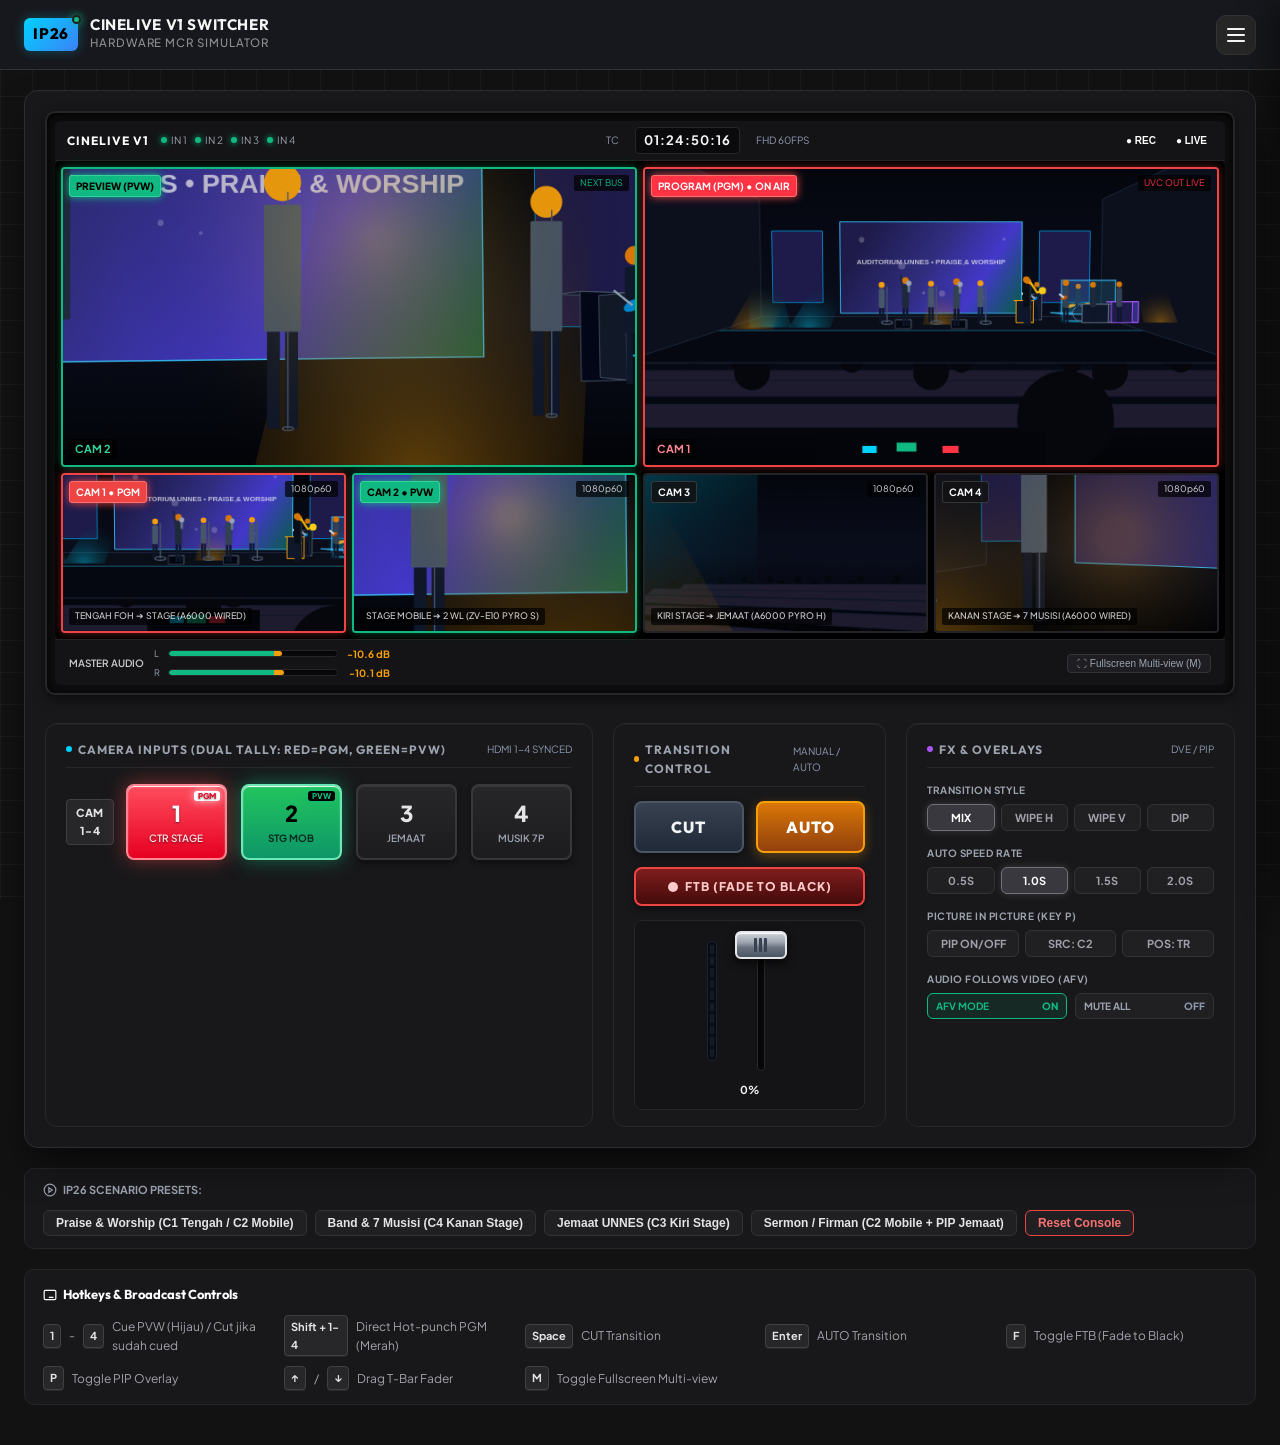
<file: switcher.html>
<!DOCTYPE html>
<html lang="id">
<head>
  <meta charset="UTF-8" />
  <meta name="viewport" content="width=device-width, initial-scale=1.0" />
  <title>Cinetreak Cinelive V1 Switcher Simulator | IP26 UKK UNNES Broadcast</title>
  <meta name="description" content="Simulator interaktif hardware video switcher Cinetreak Cinelive V1 untuk live production & camera routing Ibadah Perdana UKK UNNES 2026." />
  
  <link rel="icon" type="image/svg+xml" href="favicon.svg" />
  <link rel="preconnect" href="https://fonts.googleapis.com" />
  <link rel="preconnect" href="https://fonts.gstatic.com" crossorigin />
  <link href="https://fonts.googleapis.com/css2?family=JetBrains+Mono:wght@400;500;600;700;800&family=Outfit:wght@500;600;700;800&family=Plus+Jakarta+Sans:wght@400;500;600;700;800&display=swap" rel="stylesheet" />

  <!-- Main Stylesheet (Home Master Design System) -->
  <link rel="stylesheet" href="style.css" />
  <link rel="stylesheet" href="switcher/switcher.css?v=20260915f" />
</head>
<body class="switcher-body">

  <!-- Background Technical Grid (Home Harmonized) -->
  <div class="hero-bg-grid" style="position:fixed; z-index:0; pointer-events:none;"></div>

  <!-- Desktop Workstation Only Lockout Screen - Simple Warning -->
  <div id="desktop-lock-screen" class="desktop-lock-screen" role="alertdialog" aria-modal="true" aria-label="Akses Komputer Diperlukan">
    <div class="lockout-card">
      <div class="lockout-badge">
        <span class="lockout-pulse-dot"></span>
        <span>KHUSUS KOMPUTER / DESKTOP</span>
      </div>
      <div class="lockout-icon">💻</div>
      <h2 class="lockout-title">Hanya Dapat Dibuka di Laptop / PC</h2>
      <p class="lockout-desc">
        Simulator <strong>Cinetreak Cinelive V1 Switcher</strong> memerlukan layar komputer atau laptop untuk kontrol siaran dan multiview kamera.
      </p>

      <div class="lockout-actions">
        <a href="index.html" class="lockout-btn lockout-btn-primary">
          <svg width="15" height="15" viewBox="0 0 24 24" fill="none" stroke="currentColor" stroke-width="2"><path d="M3 9l9-7 9 7v11a2 2 0 0 1-2 2H5a2 2 0 0 1-2-2z"></path><polyline points="9 22 9 12 15 12 15 22"></polyline></svg>
          Kembali ke Portal Utama
        </a>
      </div>
    </div>
  </div>

  <!-- Header Navigation (Harmonized with Master Home Portal) -->
  <header class="desktop-header header-fluid switcher-header" id="desktop-header" role="banner" style="position:relative; z-index:100;">
    <div id="scroll-progress-bar" class="scroll-progress-bar" role="progressbar" aria-valuemin="0" aria-valuemax="100" aria-valuenow="0"></div>
    <div class="nav-container">
      <a href="index.html" class="brand-logo" aria-label="Kembali ke Portal Master">
        <div class="brand-badge-wrap">
          <span class="brand-badge">IP26</span>
          <span class="brand-live-dot" title="Live MCR Switcher"></span>
        </div>
        <div class="brand-text">
          <span class="brand-title">CINELIVE V1 SWITCHER</span>
          <span class="brand-sub">HARDWARE MCR SIMULATOR</span>
        </div>
      </a>
      
      <nav class="nav-actions" aria-label="Navigasi Utama">
        <button id="mobile-menu-toggle" class="mobile-menu-toggle-btn" aria-label="Buka Menu Navigasi" aria-expanded="false" aria-controls="mobile-nav-drawer" title="Menu Navigasi">
          <span class="hamburger-bar"></span>
          <span class="hamburger-bar"></span>
          <span class="hamburger-bar"></span>
        </button>
      </nav>
    </div>
  </header>

  <!-- Main Simulator Container -->
  <main class="switcher-container" style="position:relative; z-index:1;">
    
    <!-- Physical Cinetreak Chassis -->
    <div class="cinelive-chassis">
      <!-- 5.5-inch Multi-view Display Screen -->
      <section class="multiview-monitor-bezel" aria-label="Cinetreak 5.5 inch Multiview Screen">
        
        <!-- Screen Top Status Bar with AUX Monitor Output & Route Selector -->
        <div class="monitor-top-bar">
          <div class="status-left">
            <span class="brand-label-cinelive">CINELIVE V1</span>
            <div class="hdmi-status-group" title="HDMI Sync Status">
              <span class="hdmi-dot">IN 1</span>
              <span class="hdmi-dot">IN 2</span>
              <span class="hdmi-dot">IN 3</span>
              <span class="hdmi-dot">IN 4</span>
            </div>
          </div>

          <div class="status-center">
            <span style="color:#8c97ad; font-size:10px;">TC</span>
            <span class="timecode-display" id="timecode-clock">01:24:50:00</span>
            <span style="color:#8c97ad; font-size:10px;">FHD 60FPS</span>
          </div>

          <!-- Hardware Controls (REC & LIVE) -->
          <div class="status-right" style="display:flex; align-items:center; gap:8px;">
            <button class="badge-rec" id="btn-rec-toggle" style="background:transparent; border:none; cursor:pointer;" title="Klik untuk Toggle Recording UVC">● REC</button>
            <button class="badge-live" id="btn-live-toggle" style="background:transparent; border:none; cursor:pointer;" title="Klik untuk Toggle Live Streaming">● LIVE</button>
          </div>
        </div>

        <!-- 6-Split Multiview Canvas Grid (Cinetreak Cinelive V1: PVW & PGM Top, CAM 1-4 Bottom) -->
        <div class="mv-container">
          
          <!-- LARGE PREVIEW (PVW) -->
          <div class="mv-cell cell-pvw tally-pvw" id="cell-pvw">
            <canvas id="canvas-pvw" width="640" height="360"></canvas>
            <div class="mv-tally-tag" style="background:#10b981; color:#000;">PREVIEW (PVW)</div>
            <div class="mv-info-tag" id="label-pvw-cam" style="font-weight:700; color:#34d399; font-size:11px;">CAM 2</div>
            <div class="mv-hud-right" style="color:#10b981;">NEXT BUS</div>
          </div>

          <!-- LARGE PROGRAM (PGM) -->
          <div class="mv-cell cell-pgm tally-pgm" id="cell-pgm">
            <canvas id="canvas-pgm" width="640" height="360"></canvas>
            <div class="mv-tally-tag" style="background:#ff3344; color:#fff;">PROGRAM (PGM) • ON AIR</div>
            <div class="mv-info-tag" id="label-pgm-cam" style="font-weight:700; color:#ff8592; font-size:11px;">CAM 1</div>
            <div class="mv-hud-right" style="color:#ff3344;">UVC OUT LIVE</div>
          </div>

          <!-- CAM 1 -->
          <div class="mv-cell tally-pgm" id="cell-cam1">
            <canvas id="canvas-cam1" width="320" height="180"></canvas>
            <div class="mv-tally-tag" id="tally-cam1">CAM 1 • PGM</div>
            <div class="mv-info-tag">TENGAH FOH ➔ STAGE (A6000 WIRED)</div>
            <div class="mv-hud-right">1080p60</div>
          </div>

          <!-- CAM 2 -->
          <div class="mv-cell tally-pvw" id="cell-cam2">
            <canvas id="canvas-cam2" width="320" height="180"></canvas>
            <div class="mv-tally-tag" id="tally-cam2">CAM 2 • PVW</div>
            <div class="mv-info-tag">STAGE MOBILE ➔ 2 WL (ZV-E10 PYRO S)</div>
            <div class="mv-hud-right">1080p60</div>
          </div>

          <!-- CAM 3 -->
          <div class="mv-cell" id="cell-cam3">
            <canvas id="canvas-cam3" width="320" height="180"></canvas>
            <div class="mv-tally-tag" id="tally-cam3">CAM 3</div>
            <div class="mv-info-tag">KIRI STAGE ➔ JEMAAT (A6000 PYRO H)</div>
            <div class="mv-hud-right">1080p60</div>
          </div>

          <!-- CAM 4 -->
          <div class="mv-cell" id="cell-cam4">
            <canvas id="canvas-cam4" width="320" height="180"></canvas>
            <div class="mv-tally-tag" id="tally-cam4">CAM 4</div>
            <div class="mv-info-tag">KANAN STAGE ➔ 7 MUSISI (A6000 WIRED)</div>
            <div class="mv-hud-right">1080p60</div>
          </div>

        </div>

        <!-- Screen Bottom Audio & Tool Bar -->
        <div class="monitor-bottom-bar">
          <div class="audio-meters-container">
            <span class="meter-label">MASTER AUDIO</span>
            <div class="vu-meter-bar-wrapper">
              <div class="vu-channel">
                <span class="vu-channel-name">L</span>
                <div class="vu-meter-track"><div class="vu-meter-fill" id="meter-fill-l"></div></div>
                <span class="vu-db-readout" id="meter-db-l">-12.4 dB</span>
              </div>
              <div class="vu-channel">
                <span class="vu-channel-name">R</span>
                <div class="vu-meter-track"><div class="vu-meter-fill" id="meter-fill-r"></div></div>
                <span class="vu-db-readout" id="meter-db-r">-11.8 dB</span>
              </div>
            </div>
          </div>

          <div class="monitor-action-tools">
            <button class="mon-btn" id="btn-mv-fullscreen" title="Layar Penuh Multi-view (Hotkey M)">⛶ Fullscreen Multi-view (M)</button>
          </div>
        </div>

      </section>

      <!-- Control Console Hardware Surface -->
      <section class="console-surface" aria-label="Hardware Control Surface">
        
        <!-- Left Bank: Unified Camera Bus & AUX Output Bus -->
        <div class="console-bank">
          <div class="bank-header">
            <div class="bank-title"><span class="dot"></span> Camera Inputs (Dual Tally: Red=PGM, Green=PVW)</div>
            <span style="font-size:10px; color:#8c97ad; font-family:var(--font-mono);">HDMI 1-4 SYNCED</span>
          </div>

          <div class="bus-row-container">
            <!-- Unified CAM Inputs Row (Physical CineLive V1: Red = PGM, Green = PVW) -->
            <div class="bus-row">
              <div class="bus-label-badge bus-label-cam" title="Cinelive V1 Single Physical Row: Red = PGM Live, Green = PVW Cue">CAM 1-4</div>
              <div class="buttons-grid buttons-grid-cams">
                <button class="silicone-btn active-pgm" data-cam="1" title="CAM 1: Tengah Auditorium FOH ➔ Sorot Stage Depan (Klik untuk Cue PVW Hijau / Shift+1 untuk Cut ke PGM Merah)">
                  <span class="btn-num">1</span>
                  <span class="btn-sub">CTR STAGE</span>
                  <span class="tally-indicator-pill">PGM</span>
                </button>
                <button class="silicone-btn active-pvw" data-cam="2" title="CAM 2: Mobile Roaming ➔ Sorot Stage, 2 WL & 3 Singer (Klik untuk Cue PVW Hijau / Shift+2 untuk Cut ke PGM Merah)">
                  <span class="btn-num">2</span>
                  <span class="btn-sub">STG MOB</span>
                  <span class="tally-indicator-pill">PVW</span>
                </button>
                <button class="silicone-btn" data-cam="3" title="CAM 3: Kiri Stage ➔ Sorot Jemaat Auditorium UNNES (Klik untuk Cue PVW Hijau / Shift+3 untuk Cut ke PGM Merah)">
                  <span class="btn-num">3</span>
                  <span class="btn-sub">JEMAAT</span>
                  <span class="tally-indicator-pill"></span>
                </button>
                <button class="silicone-btn" data-cam="4" title="CAM 4: Kanan Stage ➔ Sorot 7 Pemain Musik / Band (Klik untuk Cue PVW Hijau / Shift+4 untuk Cut ke PGM Merah)">
                  <span class="btn-num">4</span>
                  <span class="btn-sub">MUSIK 7P</span>
                  <span class="tally-indicator-pill"></span>
                </button>
              </div>
            </div>
          </div>
        </div>

        <!-- Middle Bank: CUT, AUTO, FTB & Physical T-Bar -->
        <div class="console-bank transition-bank">
          <div class="bank-header">
            <div class="bank-title"><span class="dot" style="background:var(--sw-amber);"></span> Transition Control</div>
            <span style="font-size:10px; color:#8c97ad; font-family:var(--font-mono);">MANUAL / AUTO</span>
          </div>

          <div class="transition-actions">
            <button class="cut-btn" id="btn-cut" title="Hard Direct Cut (Spacebar)">CUT</button>
            <button class="auto-btn" id="btn-auto" title="Timed Auto Transition (Enter)">AUTO</button>
          </div>

          <button class="ftb-btn" id="btn-ftb" title="Fade to Black (Key F)">
            <svg width="12" height="12" viewBox="0 0 24 24" fill="currentColor"><circle cx="12" cy="12" r="10"></circle></svg>
            FTB (FADE TO BLACK)
          </button>

          <!-- T-Bar Fader Component With 10-Segment LED Ladder -->
          <div class="tbar-component">
            <div class="tbar-with-ladder">
              <div class="tbar-ladder" aria-label="T-Bar Level Meter">
                <div class="tbar-led" data-step="1"></div>
                <div class="tbar-led" data-step="2"></div>
                <div class="tbar-led" data-step="3"></div>
                <div class="tbar-led" data-step="4"></div>
                <div class="tbar-led" data-step="5"></div>
                <div class="tbar-led" data-step="6"></div>
                <div class="tbar-led" data-step="7"></div>
                <div class="tbar-led" data-step="8"></div>
                <div class="tbar-led" data-step="9"></div>
                <div class="tbar-led" data-step="10"></div>
              </div>
              <div class="tbar-track-container" id="tbar-track">
                <div class="tbar-slot"></div>
                <div class="tbar-handle" id="tbar-handle" style="top:0px;" title="T-Bar Manual Transition (Drag or Up/Down arrows)">
                  <div class="tbar-grip"></div>
                  <div class="tbar-grip"></div>
                  <div class="tbar-grip"></div>
                </div>
              </div>
            </div>
            <div class="tbar-readout" id="tbar-readout">0%</div>
          </div>
        </div>

        <!-- Right Bank: Effects, PIP, Rates, Audio -->
        <div class="console-bank settings-bank">
          <div class="bank-header">
            <div class="bank-title"><span class="dot" style="background:#a855f7;"></span> FX & Overlays</div>
            <span style="font-size:10px; color:#8c97ad; font-family:var(--font-mono);">DVE / PIP</span>
          </div>

          <!-- Transition Effects -->
          <div class="control-subgroup">
            <span class="subgroup-title">Transition Style</span>
            <div class="subgroup-grid">
              <button class="option-btn active" data-effect="MIX">MIX</button>
              <button class="option-btn" data-effect="WIPE_H">WIPE H</button>
              <button class="option-btn" data-effect="WIPE_V">WIPE V</button>
              <button class="option-btn" data-effect="DIP">DIP</button>
            </div>
          </div>

          <!-- Transition Rate -->
          <div class="control-subgroup">
            <span class="subgroup-title">Auto Speed Rate</span>
            <div class="subgroup-grid">
              <button class="option-btn" data-rate="0.5">0.5S</button>
              <button class="option-btn active" data-rate="1.0">1.0S</button>
              <button class="option-btn" data-rate="1.5">1.5S</button>
              <button class="option-btn" data-rate="2.0">2.0S</button>
            </div>
          </div>

          <!-- PIP Mode Controls -->
          <div class="control-subgroup">
            <span class="subgroup-title">Picture in Picture (Key P)</span>
            <div style="display:grid; grid-template-columns: 1fr 1fr 1fr; gap:6px;">
              <button class="option-btn" id="btn-pip-toggle">PIP ON/OFF</button>
              <button class="option-btn" id="btn-pip-src">SRC: C2</button>
              <button class="option-btn" id="btn-pip-pos">POS: TR</button>
            </div>
          </div>

          <!-- Audio Mode Controls -->
          <div class="control-subgroup">
            <span class="subgroup-title">Audio Follows Video (AFV)</span>
            <div class="audio-strip">
              <button class="audio-toggle-btn active" id="btn-afv">
                <span>AFV MODE</span> <span style="color:#10b981;">ON</span>
              </button>
              <button class="audio-toggle-btn" id="btn-audio-mute">
                <span>MUTE ALL</span> <span style="color:#8c97ad;">OFF</span>
              </button>
            </div>
          </div>

        </div>

      </section>

    </div>

    <!-- Quick Scenario Presets Bar -->
    <section class="scenario-presets-bar">
      <div class="presets-label">
        <svg width="14" height="14" viewBox="0 0 24 24" fill="none" stroke="currentColor" stroke-width="2"><circle cx="12" cy="12" r="10"></circle><polygon points="10 8 16 12 10 16 10 8"></polygon></svg>
        <span>IP26 SCENARIO PRESETS:</span>
      </div>
      <div class="preset-btn-group">
        <button class="preset-pill" data-preset="worship">Praise & Worship (C1 Tengah / C2 Mobile)</button>
        <button class="preset-pill" data-preset="band">Band & 7 Musisi (C4 Kanan Stage)</button>
        <button class="preset-pill" data-preset="congregation">Jemaat UNNES (C3 Kiri Stage)</button>
        <button class="preset-pill" data-preset="sermon">Sermon / Firman (C2 Mobile + PIP Jemaat)</button>
        <button class="preset-pill" data-preset="reset" style="border-color:#ef4444; color:#f87171;">Reset Console</button>
      </div>
    </section>

    <!-- Keyboard Shortcuts Panel -->
    <section class="hotkeys-helper">
      <div class="hotkeys-title">
        <svg width="14" height="14" viewBox="0 0 24 24" fill="none" stroke="currentColor" stroke-width="2"><rect x="2" y="4" width="20" height="16" rx="2"></rect><path d="M6 8h.001M10 8h.001M14 8h.001M18 8h.001M6 12h.001M10 12h.001M14 12h.001M18 12h.001M6 16h.001M10 16h8"></path></svg>
        Hotkeys & Broadcast Controls
      </div>
      <div class="hotkeys-grid">
        <div class="hotkey-item"><span class="kbd-badge">1</span> - <span class="kbd-badge">4</span> <span>Cue PVW (Hijau) / Cut jika sudah cued</span></div>
        <div class="hotkey-item"><span class="kbd-badge">Shift + 1-4</span> <span>Direct Hot-punch PGM (Merah)</span></div>
        <div class="hotkey-item"><span class="kbd-badge">Space</span> <span>CUT Transition</span></div>
        <div class="hotkey-item"><span class="kbd-badge">Enter</span> <span>AUTO Transition</span></div>
        <div class="hotkey-item"><span class="kbd-badge">F</span> <span>Toggle FTB (Fade to Black)</span></div>
        <div class="hotkey-item"><span class="kbd-badge">P</span> <span>Toggle PIP Overlay</span></div>
        <div class="hotkey-item"><span class="kbd-badge">↑</span> / <span class="kbd-badge">↓</span> <span>Drag T-Bar Fader</span></div>
        <div class="hotkey-item"><span class="kbd-badge">M</span> <span>Toggle Fullscreen Multi-view</span></div>
      </div>
    </section>

  </main>

  <!-- Mobile Navigation Drawer & Backdrop (Strict 4 Menus) -->
  <div id="mobile-drawer-backdrop" class="mobile-drawer-backdrop" aria-hidden="true"></div>
  <aside id="mobile-nav-drawer" class="mobile-nav-drawer" aria-label="Menu Navigasi Mobile" aria-hidden="true">
    <div class="drawer-header">
      <div class="drawer-brand">
        <span class="brand-badge">IP26</span>
        <div class="drawer-brand-text">
          <span class="drawer-title">CINELIVE V1 SWITCHER</span>
          <span class="drawer-sub">MENU NAVIGASI</span>
        </div>
      </div>
      <button id="drawer-close-btn" class="drawer-close-btn" aria-label="Tutup Menu Navigasi">&times;</button>
    </div>

    <div class="drawer-content">
      <div class="drawer-section-label">MENU UTAMA</div>
      <ul class="drawer-nav-list">
        <li>
          <a href="index.html" class="drawer-nav-link">
            <span class="drawer-link-icon">🏠</span>
            <div class="drawer-link-text">
              <strong>Home</strong>
              <small>Portal Utama Master Pipeline</small>
            </div>
          </a>
        </li>
        <li>
          <a href="inventory.html" class="drawer-nav-link">
            <span class="drawer-link-icon">📦</span>
            <div class="drawer-link-text">
              <strong>Inventory</strong>
              <small>Checklist Lapangan Realtime</small>
            </div>
          </a>
        </li>
        <li>
          <a href="switcher.html" class="drawer-nav-link active">
            <span class="drawer-link-icon">🎛️</span>
            <div class="drawer-link-text">
              <strong>Switcher</strong>
              <small>Simulator Switcher Cinelive V1</small>
            </div>
          </a>
        </li>
        <li>
          <a href="presenter.html" class="drawer-nav-link">
            <span class="drawer-link-icon">🎶</span>
            <div class="drawer-link-text">
              <strong>Presenter</strong>
              <small>Simulator ProPresenter Live Lyrics</small>
            </div>
          </a>
        </li>
      </ul>
    </div>
  </aside>

  <script src="switcher/switcher.js?v=20260915f"></script>
</body>
</html>
</file>
<file: style.css>
/* ==========================================================================
   IP26 PRODUCTION PORTAL — MASTER STYLESHEET
   Design Language: Utilitarian Broadcast Command (Dual Theme: Dark Slate & Warm Linen)
   ========================================================================== */

/* --------------------------------------------------------------------------
   1. CSS CUSTOM PROPERTIES & DESIGN TOKENS
   -------------------------------------------------------------------------- */
:root {
  /* Fonts */
  --font-display: 'Outfit', -apple-system, BlinkMacSystemFont, sans-serif;
  --font-body: 'Plus Jakarta Sans', -apple-system, BlinkMacSystemFont, sans-serif;
  --font-mono: 'JetBrains Mono', monospace;

  /* Spacing Scale */
  --space-1: 0.25rem;
  --space-2: 0.5rem;
  --space-3: 0.75rem;
  --space-4: 1rem;
  --space-5: 1.25rem;
  --space-6: 1.5rem;
  --space-8: 2rem;
  --space-10: 2.5rem;
  --space-12: 3rem;
  --space-16: 4rem;

  /* Radii */
  --radius-sm: 6px;
  --radius-md: 10px;
  --radius-lg: 14px;
  --radius-xl: 20px;
  --radius-full: 9999px;

  /* Transitions */
  --transition-fast: 150ms ease;
  --transition-normal: 250ms cubic-bezier(0.16, 1, 0.3, 1);
  --transition-slow: 400ms cubic-bezier(0.16, 1, 0.3, 1);

  /* Layout */
  --max-width: 1240px;
  --header-height: 70px;
  --dock-height: 68px;

  /* Default Permanent Dark Theme Color Palette (Pure Neutral Grey / OLED Dark) */
  --bg-primary: #121212;
  --bg-secondary: #181818;
  --bg-surface: #1f1f1f;
  --bg-surface-elevated: #262626;
  --bg-surface-hover: #303030;

  --border-subtle: #333333;
  --border-strong: #484848;
  --border-focus: #00d2ff;

  --text-primary: #f5f5f5;
  --text-secondary: #cccccc;
  --text-muted: #8e8e8e;
  --text-inverse: #121212;

  --accent-cyan: #00d2ff;
  --accent-cyan-subtle: rgba(0, 210, 255, 0.12);
  --accent-cyan-glow: rgba(0, 210, 255, 0.25);

  --accent-blue: #3b82f6;
  --accent-purple: #a855f7;
  --accent-amber: #f59e0b;
  --accent-amber-subtle: rgba(245, 158, 11, 0.15);
  --accent-emerald: #10b981;
  --accent-emerald-subtle: rgba(16, 185, 129, 0.15);

  --shadow-sm: 0 2px 6px rgba(0, 0, 0, 0.35);
  --shadow-md: 0 6px 16px rgba(0, 0, 0, 0.45);
  --shadow-lg: 0 12px 32px rgba(0, 0, 0, 0.6);
  --shadow-glow: 0 0 24px rgba(0, 210, 255, 0.15);

  --grid-line-color: rgba(255, 255, 255, 0.04);
}

/* --------------------------------------------------------------------------
   A. DARK THEME PALETTE (Pure Neutral Grey)
   -------------------------------------------------------------------------- */
[data-theme="dark"] {
  --bg-primary: #121212;
  --bg-secondary: #181818;
  --bg-surface: #1f1f1f;
  --bg-surface-elevated: #262626;
  --bg-surface-hover: #303030;

  --border-subtle: #333333;
  --border-strong: #484848;
  --border-focus: #00d2ff;

  --text-primary: #f5f5f5;
  --text-secondary: #cccccc;
  --text-muted: #8e8e8e;
  --text-inverse: #121212;

  --accent-cyan: #00d2ff;
  --accent-cyan-subtle: rgba(0, 210, 255, 0.12);
  --accent-cyan-glow: rgba(0, 210, 255, 0.25);

  --accent-blue: #3b82f6;
  --accent-purple: #a855f7;
  --accent-amber: #f59e0b;
  --accent-amber-subtle: rgba(245, 158, 11, 0.15);
  --accent-emerald: #10b981;
  --accent-emerald-subtle: rgba(16, 185, 129, 0.15);

  --shadow-sm: 0 2px 6px rgba(0, 0, 0, 0.35);
  --shadow-md: 0 6px 16px rgba(0, 0, 0, 0.45);
  --shadow-lg: 0 12px 32px rgba(0, 0, 0, 0.6);
  --shadow-glow: 0 0 24px rgba(0, 210, 255, 0.15);

  --grid-line-color: rgba(255, 255, 255, 0.04);
}

/* --------------------------------------------------------------------------
   2. RESET & BASE STYLES
   -------------------------------------------------------------------------- */
*, *::before, *::after {
  box-sizing: border-box;
  margin: 0;
  padding: 0;
}

/* Universal Focus Ring Reset: Eliminates sticky outlines after mouse clicks */
*:focus:not(:focus-visible) {
  outline: none !important;
}

*:focus-visible {
  outline: 2px solid var(--accent-cyan) !important;
  outline-offset: 2px !important;
}

html {
  scroll-behavior: smooth;
  scroll-padding-top: calc(var(--header-height) + 16px);
  font-size: 16px;
  -webkit-text-size-adjust: 100%;
}

body {
  font-family: var(--font-body);
  background-color: var(--bg-primary);
  color: var(--text-primary);
  line-height: 1.6;
  overflow-x: hidden;
  transition: background-color var(--transition-normal), color var(--transition-normal);
  padding-bottom: 0;
}

/* Base Headings */
h1, h2, h3, h4, h5, h6 {
  font-family: var(--font-display);
  font-weight: 700;
  line-height: 1.25;
  color: var(--text-primary);
  letter-spacing: -0.02em;
}

p {
  color: var(--text-secondary);
}

a {
  color: var(--accent-cyan);
  text-decoration: none;
  transition: color var(--transition-fast);
}

a:hover {
  color: var(--accent-blue);
}

ul {
  list-style: none;
}

code {
  font-family: var(--font-mono);
  font-size: 0.85em;
  background: var(--bg-surface-elevated);
  padding: 2px 6px;
  border-radius: 4px;
  border: 1px solid var(--border-subtle);
  color: var(--accent-cyan);
}

/* Global Container */
.container {
  width: 100%;
  max-width: var(--max-width);
  margin-left: auto;
  margin-right: auto;
  padding-left: var(--space-6);
  padding-right: var(--space-6);
}

/* Utility Helpers */
.mt-4 { margin-top: var(--space-4); }
.mt-5 { margin-top: var(--space-6); }
.mb-3 { margin-bottom: var(--space-3); }

/* Text Gradient Accent */
.text-gradient {
  background: linear-gradient(135deg, var(--text-primary) 30%, var(--accent-cyan) 100%);
  -webkit-background-clip: text;
  -webkit-text-fill-color: transparent;
}

/* Accessibility Skip Link */
.skip-link {
  position: absolute;
  top: -100px;
  left: 1.5rem;
  background: var(--accent-cyan);
  color: #000;
  padding: 10px 18px;
  border-radius: var(--radius-md);
  font-weight: 700;
  font-size: 0.88rem;
  z-index: 9999;
  box-shadow: var(--shadow-lg);
  transition: top 0.2s cubic-bezier(0.16, 1, 0.3, 1);
  text-decoration: none;
}

.skip-link:focus {
  top: 1.5rem;
}

/* --------------------------------------------------------------------------
   3. DESKTOP TOP HEADER & NAVIGATION
   -------------------------------------------------------------------------- */
.desktop-header {
  position: sticky;
  top: 0;
  z-index: 1000;
  background: rgba(24, 26, 31, 0.88);
  backdrop-filter: blur(16px);
  -webkit-backdrop-filter: blur(16px);
  border-bottom: 1px solid var(--border-subtle);
  height: var(--header-height);
  display: flex;
  align-items: center;
  transition: background-color var(--transition-normal), border-color var(--transition-normal);
}

/* Scroll Progress Bar */
.scroll-progress-bar {
  position: absolute;
  top: 0;
  left: 0;
  height: 3px;
  width: 0%;
  background: linear-gradient(90deg, var(--accent-cyan), var(--accent-blue), var(--accent-emerald));
  z-index: 1001;
  transition: width 0.05s linear;
}

.nav-container {
  display: flex;
  align-items: center;
  justify-content: space-between;
  width: 100%;
  max-width: var(--max-width);
  margin: 0 auto;
  padding: 0 var(--space-6);
  gap: var(--space-4);
}

.brand-logo {
  display: flex;
  align-items: center;
  gap: var(--space-3);
  text-decoration: none;
  flex-shrink: 0;
}

.brand-badge-wrap {
  position: relative;
  display: inline-flex;
  align-items: center;
}

.brand-badge {
  font-family: var(--font-display);
  font-weight: 800;
  font-size: 0.95rem;
  background: linear-gradient(135deg, var(--accent-cyan), var(--accent-blue));
  color: #000;
  padding: 4px 9px;
  border-radius: var(--radius-sm);
  letter-spacing: 0.05em;
  box-shadow: 0 0 12px rgba(0, 210, 255, 0.3);
}

.brand-live-dot {
  position: absolute;
  top: -3px;
  right: -3px;
  width: 9px;
  height: 9px;
  border-radius: 50%;
  background: #10b981;
  border: 2px solid var(--bg-surface);
  box-shadow: 0 0 8px #10b981;
  animation: pulse-ring-green 2s infinite;
}

.brand-text {
  display: flex;
  flex-direction: column;
}

.brand-title {
  font-family: var(--font-display);
  font-weight: 700;
  font-size: 0.95rem;
  color: var(--text-primary);
  letter-spacing: 0.04em;
  line-height: 1.1;
}

.brand-sub {
  font-size: 0.72rem;
  color: var(--text-muted);
  font-weight: 500;
  letter-spacing: 0.08em;
}

.desktop-nav {
  display: flex;
  align-items: center;
}

.nav-links {
  display: flex;
  gap: 3px;
  align-items: center;
  background: var(--bg-surface);
  padding: 4px 6px;
  border-radius: var(--radius-full);
  border: 1px solid var(--border-subtle);
  box-shadow: var(--shadow-sm);
}

.nav-link {
  display: inline-flex;
  align-items: center;
  gap: 5px;
  font-size: 0.82rem;
  font-weight: 600;
  color: var(--text-muted);
  padding: 6px 12px;
  border-radius: var(--radius-full);
  transition: all var(--transition-fast);
  text-decoration: none;
  white-space: nowrap;
}

.nav-link span {
  font-size: 0.9rem;
}

.nav-link:hover {
  color: var(--text-primary);
  background-color: var(--bg-surface-hover);
}

.nav-link.active {
  color: var(--accent-cyan);
  background-color: var(--accent-cyan-subtle);
  border: 1px solid rgba(0, 210, 255, 0.35);
  box-shadow: 0 0 12px rgba(0, 210, 255, 0.15);
}

.nav-actions {
  display: flex;
  align-items: center;
  gap: var(--space-3);
  flex-shrink: 0;
}

/* Theme Toggle Button */
.theme-toggle-btn {
  display: none !important;
}

.theme-toggle-btn:hover {
  border-color: var(--border-strong);
  background: var(--bg-surface-hover);
  transform: translateY(-1px);
}

.nav-actions .nav-cta-btn {
  display: none !important;
}

.desktop-header.header-fluid .nav-container {
  max-width: 100%;
  padding: 0 var(--space-6);
}

.nav-cta-btn .btn-icon {
  font-size: 0.95rem;
  line-height: 1;
}

[data-theme="dark"] .light-icon { display: none; }
[data-theme="dark"] .dark-icon { display: inline-block; }
/* Buttons */
.btn {
  display: inline-flex;
  align-items: center;
  justify-content: center;
  gap: var(--space-2);
  padding: 10px 18px;
  font-family: var(--font-body);
  font-size: 0.9rem;
  font-weight: 600;
  border-radius: var(--radius-md);
  border: 1px solid transparent;
  cursor: pointer;
  transition: all var(--transition-normal);
  text-decoration: none;
  white-space: nowrap;
}

.btn-primary {
  background: var(--accent-cyan);
  color: #000;
}

.btn-primary:hover {
  background: #38e1ff;
  box-shadow: var(--shadow-glow);
  transform: translateY(-1px);
}

.btn-secondary {
  background: var(--bg-surface);
  color: var(--text-primary);
  border: 1px solid var(--border-subtle);
}

.btn-secondary:hover {
  background: var(--bg-surface-elevated);
  border-color: var(--border-strong);
  transform: translateY(-1px);
}

.btn-sm {
  padding: 6px 12px;
  font-size: 0.82rem;
}

/* --------------------------------------------------------------------------
   4. HERO SECTION
   -------------------------------------------------------------------------- */
.hero-section {
  position: relative;
  padding: var(--space-16) 0 var(--space-12);
  overflow: hidden;
  border-bottom: 1px solid var(--border-subtle);
}

.hero-bg-grid {
  position: absolute;
  top: 0;
  left: 0;
  width: 100%;
  height: 100%;
  background-size: 32px 32px;
  background-image: 
    linear-gradient(to right, var(--grid-line-color) 1px, transparent 1px),
    linear-gradient(to bottom, var(--grid-line-color) 1px, transparent 1px);
  pointer-events: none;
  z-index: 0;
}

.hero-ambient-canvas {
  position: absolute;
  top: 0;
  left: 0;
  width: 100%;
  height: 100%;
  pointer-events: none;
  z-index: 0;
  opacity: 0.75;
}

.hero-content {
  position: relative;
  z-index: 1;
  text-align: center;
  max-width: 960px;
  margin: 0 auto;
}

.hero-badges {
  display: flex;
  justify-content: center;
  flex-wrap: wrap;
  gap: var(--space-2);
  margin-bottom: var(--space-4);
}

.badge {
  display: inline-flex;
  align-items: center;
  gap: 6px;
  font-family: var(--font-mono);
  font-size: 0.75rem;
  font-weight: 600;
  padding: 4px 10px;
  border-radius: var(--radius-full);
  text-transform: uppercase;
  letter-spacing: 0.05em;
}

.badge-cyan {
  background: var(--accent-cyan-subtle);
  color: var(--accent-cyan);
  border: 1px solid transparent;
}

.badge-blue {
  background: rgba(59, 130, 246, 0.15);
  color: #60a5fa;
  border: 1px solid transparent;
}

.badge-purple {
  background: rgba(168, 85, 247, 0.15);
  color: #c084fc;
  border: 1px solid transparent;
}

.badge-emerald {
  background: var(--accent-emerald-subtle);
  color: var(--accent-emerald);
  border: 1px solid transparent;
}

.badge-amber {
  background: var(--accent-amber-subtle);
  color: var(--accent-amber);
  border: 1px solid transparent;
}

.badge-slate {
  background: var(--bg-surface-elevated);
  color: var(--text-muted);
  border: 1px solid var(--border-subtle);
}

.badge-outline {
  background: var(--bg-surface);
  color: var(--text-muted);
  border: 1px solid var(--border-subtle);
}

.pulse-dot {
  width: 8px;
  height: 8px;
  background-color: var(--accent-cyan);
  border-radius: 50%;
  display: inline-block;
  box-shadow: 0 0 8px var(--accent-cyan);
  animation: pulse-ring 1.8s infinite;
}

@keyframes pulse-ring {
  0% { transform: scale(0.9); opacity: 0.8; }
  50% { transform: scale(1.2); opacity: 1; box-shadow: 0 0 12px var(--accent-cyan); }
  100% { transform: scale(0.9); opacity: 0.8; }
}

.hero-title {
  font-size: clamp(2rem, 5vw, 3.2rem);
  font-weight: 800;
  margin-bottom: var(--space-4);
  line-height: 1.15;
}

.hero-desc {
  font-size: clamp(1rem, 2vw, 1.15rem);
  color: var(--text-muted);
  max-width: 800px;
  margin: 0 auto var(--space-8);
}

/* Telemetry Grid */
.telemetry-grid {
  display: grid;
  grid-template-columns: repeat(auto-fit, minmax(200px, 1fr));
  gap: var(--space-4);
  margin-bottom: var(--space-8);
  text-align: left;
}

.telemetry-card {
  background: var(--bg-surface);
  border: 1px solid var(--border-subtle);
  border-radius: var(--radius-lg);
  padding: var(--space-4) var(--space-5);
  display: flex;
  align-items: center;
  gap: var(--space-4);
  box-shadow: var(--shadow-sm);
  transition: transform var(--transition-fast), border-color var(--transition-fast);
}

.telemetry-card:hover {
  transform: translateY(-2px);
  border-color: var(--border-strong);
}

.telemetry-icon {
  font-size: 1.8rem;
  background: var(--bg-surface-elevated);
  width: 48px;
  height: 48px;
  display: flex;
  align-items: center;
  justify-content: center;
  border-radius: var(--radius-md);
  border: 1px solid var(--border-subtle);
}

.telemetry-data {
  display: flex;
  flex-direction: column;
}

.telemetry-value {
  font-family: var(--font-display);
  font-size: 1.3rem;
  font-weight: 700;
  color: var(--text-primary);
  line-height: 1.2;
}

.telemetry-label {
  font-size: 0.78rem;
  color: var(--text-muted);
  font-weight: 500;
}

.hero-cta-group {
  display: flex;
  justify-content: center;
  flex-wrap: wrap;
  gap: var(--space-3);
}

/* --------------------------------------------------------------------------
   5. GENERAL SECTIONS
   -------------------------------------------------------------------------- */
.section {
  padding: var(--space-12) 0;
  border-bottom: 1px solid var(--border-subtle);
}

.section-dark {
  background-color: var(--bg-secondary);
}

.section-header {
  margin-bottom: var(--space-8);
}

.section-tag {
  display: inline-block;
  font-family: var(--font-mono);
  font-size: 0.75rem;
  font-weight: 700;
  color: var(--accent-cyan);
  letter-spacing: 0.1em;
  margin-bottom: var(--space-2);
}

.section-title {
  font-size: clamp(1.6rem, 3.5vw, 2.2rem);
  margin-bottom: var(--space-2);
}

.section-subtitle {
  font-size: 1rem;
  color: var(--text-muted);
  max-width: 700px;
}

.subsection-title {
  font-size: 1.25rem;
  margin-bottom: var(--space-4);
  display: flex;
  align-items: center;
  gap: var(--space-2);
}

/* --------------------------------------------------------------------------
   6. TEAM & ROLES SECTION
   -------------------------------------------------------------------------- */
.team-grid {
  display: grid;
  grid-template-columns: repeat(auto-fit, minmax(300px, 1fr));
  gap: var(--space-6);
  margin-bottom: var(--space-6);
}

.team-card {
  background: var(--bg-surface);
  border: 1px solid var(--border-subtle);
  border-radius: var(--radius-lg);
  padding: var(--space-6);
  box-shadow: var(--shadow-sm);
  display: flex;
  flex-direction: column;
  transition: transform var(--transition-fast), border-color var(--transition-fast), box-shadow var(--transition-fast);
}

.team-card:hover, .team-card:active {
  transform: translateY(-2px);
  border-color: var(--accent-cyan);
  box-shadow: 0 0 0 2px var(--accent-cyan-subtle), var(--shadow-md);
}

.card-highlight {
  border: 1px solid var(--border-subtle);
  background: var(--bg-surface);
}

.card-highlight:hover, .card-highlight:active {
  border-color: var(--accent-cyan);
  box-shadow: 0 0 0 2px var(--accent-cyan-subtle), var(--shadow-glow);
}

.team-card-header {
  margin-bottom: var(--space-4);
}

.team-badge {
  font-family: var(--font-mono);
  font-size: 0.7rem;
  font-weight: 700;
  padding: 3px 8px;
  border-radius: var(--radius-sm);
  display: inline-block;
  margin-bottom: var(--space-2);
}

.team-role {
  font-size: 1.2rem;
  font-weight: 700;
}

.team-leader {
  display: flex;
  align-items: center;
  gap: var(--space-3);
  background: var(--bg-surface-elevated);
  padding: var(--space-3) var(--space-4);
  border-radius: var(--radius-md);
  border: 1px solid var(--border-subtle);
  margin-bottom: var(--space-4);
}

.leader-crown {
  font-size: 1.5rem;
}

.leader-name {
  display: block;
  font-size: 1.05rem;
  color: var(--text-primary);
}

.leader-title {
  font-size: 0.78rem;
  color: var(--text-muted);
}

.team-tasks {
  list-style: none;
  font-size: 0.88rem;
  color: var(--text-secondary);
  display: flex;
  flex-direction: column;
  gap: var(--space-2);
}

.team-tasks li::before {
  content: "▹";
  color: var(--accent-cyan);
  margin-right: 6px;
  font-weight: bold;
}

.team-members {
  display: flex;
  flex-direction: column;
  gap: var(--space-2);
}

.member-pill {
  display: flex;
  justify-content: space-between;
  align-items: center;
  background: var(--bg-surface-elevated);
  padding: var(--space-2) var(--space-3);
  border-radius: var(--radius-sm);
  font-size: 0.85rem;
  border: 1px solid var(--border-subtle);
}

.member-pill span {
  font-size: 0.75rem;
  color: var(--text-muted);
}

.mermaid-container {
  background: var(--bg-surface);
  border: 1px solid var(--border-subtle);
  border-radius: var(--radius-xl);
  padding: var(--space-5);
  box-shadow: var(--shadow-md);
  margin-top: var(--space-4);
  margin-bottom: var(--space-4);
  overflow: hidden;
  transition: background var(--transition-normal), border-color var(--transition-normal);
}

.mermaid-title {
  font-family: var(--font-display);
  font-size: 0.95rem;
  font-weight: 700;
  color: var(--text-primary);
  margin-bottom: var(--space-3);
  display: flex;
  align-items: center;
  gap: var(--space-2);
}

.mermaid {
  background: transparent !important;
  border: 1px dashed var(--border-subtle);
  border-radius: var(--radius-lg);
  padding: var(--space-4);
  overflow-x: auto;
  display: flex;
  justify-content: center;
  align-items: center;
  min-height: 120px;
}

.mermaid svg {
  background: transparent !important;
  max-width: 100% !important;
  height: auto !important;
}

/* Mermaid SVG Transparency & Dynamic Theme Adaptations */
.mermaid svg g.node rect,
.mermaid svg g.node circle,
.mermaid svg g.node ellipse,
.mermaid svg g.node polygon,
.mermaid svg g.node path,
.mermaid svg .label-container,
.mermaid svg .basic.label-container {
  fill: transparent !important;
  stroke-width: 1px !important;
  transition: stroke 0.2s ease, stroke-width 0.2s ease, filter 0.2s ease;
}

[data-theme="dark"] .mermaid svg g.node rect,
[data-theme="dark"] .mermaid svg g.node circle,
[data-theme="dark"] .mermaid svg g.node ellipse,
[data-theme="dark"] .mermaid svg g.node polygon,
[data-theme="dark"] .mermaid svg g.node path,
[data-theme="dark"] .mermaid svg .label-container {
  fill: rgba(255, 255, 255, 0.03) !important;
  stroke: var(--border-subtle) !important;
  stroke-width: 1px !important;
}

[data-theme="dark"] .mermaid svg .nodeLabel,
[data-theme="dark"] .mermaid svg text,
[data-theme="dark"] .mermaid svg span,
[data-theme="dark"] .mermaid svg div,
[data-theme="dark"] .mermaid svg tspan,
[data-theme="dark"] .mermaid svg p {
  fill: #f5f5f5 !important;
  color: #f5f5f5 !important;
}

[data-theme="dark"] .mermaid svg .flowchart-link,
[data-theme="dark"] .mermaid svg .edgePaths path,
[data-theme="dark"] .mermaid svg path.flowchart-link {
  stroke: var(--accent-cyan) !important;
}

[data-theme="dark"] .mermaid svg marker path,
[data-theme="dark"] .mermaid svg .marker {
  fill: var(--accent-cyan) !important;
  stroke: var(--accent-cyan) !important;
}

[data-theme="dark"] .mermaid svg .cluster rect {
  fill: rgba(255, 255, 255, 0.02) !important;
  stroke: var(--border-subtle) !important;
}

[data-theme="dark"] .mermaid svg .cluster text,
[data-theme="dark"] .mermaid svg .cluster span {
  fill: var(--accent-cyan) !important;
  color: var(--accent-cyan) !important;
}

[data-theme="dark"] .mermaid svg .edgeLabel,
[data-theme="dark"] .mermaid svg .edgeLabel rect {
  background-color: var(--bg-surface) !important;
  fill: var(--bg-surface) !important;
  color: var(--text-secondary) !important;
}

[data-theme="dark"] .mermaid svg .edgeLabel text,
[data-theme="dark"] .mermaid svg .edgeLabel span {
  fill: var(--text-secondary) !important;
  color: var(--text-secondary) !important;
}

/* Dynamic Thick Outline & Glow ONLY on Hover or Active/Click */
.mermaid svg g.node:hover rect,
.mermaid svg g.node:hover circle,
.mermaid svg g.node:hover ellipse,
.mermaid svg g.node:hover polygon,
.mermaid svg g.node:hover path,
.mermaid svg g.node:hover .label-container,
.mermaid svg g.node:active rect,
.mermaid svg g.node:active circle,
.mermaid svg g.node:active ellipse,
.mermaid svg g.node:active polygon,
.mermaid svg g.node:active path,
.mermaid svg g.node:active .label-container {
  stroke: var(--accent-cyan) !important;
  stroke-width: 2.5px !important;
  filter: drop-shadow(0 0 8px var(--accent-cyan)) !important;
  cursor: pointer;
}

/* Callout Box */
.callout {
  background: var(--bg-surface);
  border: 1px solid var(--border-subtle);
  border-radius: var(--radius-md);
  padding: var(--space-4) var(--space-5);
  display: flex;
  gap: var(--space-4);
  align-items: flex-start;
  transition: all var(--transition-fast);
}

.callout:hover, .callout:active {
  border-color: var(--accent-cyan);
  box-shadow: 0 0 0 2px var(--accent-cyan-subtle);
}

.callout-info {
  border-color: var(--border-subtle);
}

.callout-tip {
  border-color: var(--border-subtle);
}

.callout-icon {
  font-size: 1.4rem;
  line-height: 1;
}

.callout-title {
  font-size: 0.95rem;
  margin-bottom: 4px;
}

.callout-body p {
  font-size: 0.88rem;
  color: var(--text-secondary);
}

/* --------------------------------------------------------------------------
   7. INTERACTIVE FLOWCHART BOARD
   -------------------------------------------------------------------------- */
.flowchart-board {
  background: var(--bg-surface);
  border: 1px solid var(--border-subtle);
  border-radius: var(--radius-xl);
  padding: var(--space-6);
  display: flex;
  align-items: stretch;
  gap: var(--space-3);
  overflow-x: auto;
  box-shadow: var(--shadow-md);
  margin-bottom: var(--space-4);
}

.flow-stage {
  flex: 1;
  min-width: 220px;
  background: var(--bg-surface-elevated);
  border: 1px solid var(--border-subtle);
  border-radius: var(--radius-lg);
  padding: var(--space-4);
  display: flex;
  flex-direction: column;
  transition: border-color var(--transition-fast), box-shadow var(--transition-fast);
}

.flow-stage:hover, .flow-stage:active {
  border-color: var(--accent-cyan);
  box-shadow: 0 0 0 2px var(--accent-cyan-subtle);
}

.flow-stage-title {
  font-family: var(--font-mono);
  font-size: 0.8rem;
  font-weight: 700;
  color: var(--accent-cyan);
  padding-bottom: var(--space-3);
  margin-bottom: var(--space-3);
  border-bottom: 1px solid var(--border-subtle);
}

.flow-nodes {
  display: flex;
  flex-direction: column;
  gap: var(--space-3);
  flex-grow: 1;
}

.node-box {
  background: var(--bg-surface);
  border: 1px solid var(--border-subtle);
  border-radius: var(--radius-md);
  padding: var(--space-3);
  display: flex;
  flex-direction: column;
  gap: 2px;
  position: relative;
  word-break: break-word;
  overflow-wrap: break-word;
  transition: all var(--transition-fast);
}

.node-box:hover, .node-box:active, .node-box:focus-visible {
  border-color: var(--accent-cyan);
  transform: translateY(-2px);
  box-shadow: 0 0 0 2px var(--accent-cyan-subtle), var(--shadow-glow);
}

.node-box strong {
  font-size: 0.9rem;
  color: var(--text-primary);
}

.node-box small {
  font-size: 0.75rem;
  color: var(--text-muted);
}

.node-badge {
  font-family: var(--font-mono);
  font-size: 0.65rem;
  font-weight: 700;
  color: var(--text-muted);
  text-transform: uppercase;
}

.node-primary {
  border-color: var(--border-subtle);
  background: var(--bg-surface);
}

.node-primary:hover, .node-primary:active, .node-primary:focus-visible {
  border-color: var(--accent-cyan);
  box-shadow: 0 0 0 2px var(--accent-cyan-subtle), var(--shadow-glow);
}

.node-success {
  border-color: var(--border-subtle);
  background: var(--bg-surface);
}

.node-success:hover, .node-success:active, .node-success:focus-visible {
  border-color: var(--accent-emerald);
  box-shadow: 0 0 0 2px var(--accent-emerald-subtle), var(--shadow-glow);
}

.node-accent {
  border-color: var(--border-subtle);
  background: var(--bg-surface);
}

.node-accent:hover, .node-accent:active, .node-accent:focus-visible {
  border-color: var(--accent-amber);
  box-shadow: 0 0 0 2px var(--accent-amber-subtle), var(--shadow-glow);
}

.flow-connector-horizontal {
  display: flex;
  flex-direction: column;
  align-items: center;
  justify-content: center;
  min-width: 48px;
  position: relative;
}

.flow-line-pulse {
  width: 100%;
  height: 2px;
  background: linear-gradient(90deg, var(--border-strong), var(--accent-cyan), var(--border-strong));
  position: relative;
}

.connector-label {
  font-family: var(--font-mono);
  font-size: 0.65rem;
  color: var(--text-muted);
  text-align: center;
  margin-top: 6px;
  white-space: nowrap;
}

/* --------------------------------------------------------------------------
   8. SUBSYSTEMS DEEP-DIVE CARDS
   -------------------------------------------------------------------------- */
.subsystem-nav-pills {
  display: flex;
  flex-wrap: wrap;
  gap: var(--space-2);
  margin-bottom: var(--space-6);
  justify-content: center;
}

.subsystem-nav-pill {
  display: inline-flex;
  align-items: center;
  gap: 8px;
  padding: 6px 14px;
  background: var(--bg-surface);
  border: 1px solid var(--border-subtle);
  border-radius: var(--radius-full);
  color: var(--text-secondary);
  font-size: 0.82rem;
  font-weight: 600;
  text-decoration: none;
  transition: all var(--transition-fast);
}

.subsystem-nav-pill span {
  font-family: var(--font-mono);
  font-weight: 800;
  color: var(--accent-cyan);
  background: rgba(0, 210, 255, 0.1);
  padding: 1px 6px;
  border-radius: var(--radius-full);
  font-size: 0.75rem;
}

.subsystem-nav-pill:hover {
  background: var(--bg-surface-hover);
  border-color: var(--accent-cyan);
  color: #fff;
  transform: translateY(-1px);
}

.subsystems-grid {
  display: grid;
  grid-template-columns: repeat(2, 1fr);
  gap: var(--space-5);
  align-items: stretch;
}

@media (max-width: 960px) {
  .desktop-nav {
    display: none !important;
  }
  .subsystems-grid {
    grid-template-columns: 1fr;
  }
}

.subsystem-card {
  background: var(--bg-surface);
  border: 1px solid var(--border-subtle);
  border-radius: var(--radius-xl);
  padding: var(--space-5);
  box-shadow: var(--shadow-sm);
  display: flex;
  flex-direction: column;
  transition: border-color var(--transition-fast), box-shadow var(--transition-fast);
  scroll-margin-top: calc(var(--header-height) + 20px);
}

.subsystem-card:hover {
  border-color: rgba(0, 210, 255, 0.45);
  box-shadow: 0 8px 30px rgba(0, 0, 0, 0.35);
}

.subsystem-header {
  display: flex;
  align-items: center;
  justify-content: space-between;
  flex-wrap: wrap;
  gap: var(--space-3);
  padding-bottom: var(--space-3);
  border-bottom: 1px solid var(--border-subtle);
  margin-bottom: var(--space-4);
}

.subsystem-header-left {
  display: flex;
  align-items: center;
  gap: var(--space-3);
  min-width: 0;
  flex: 1;
}

.subsystem-badge {
  font-family: var(--font-mono);
  font-size: 0.68rem;
  font-weight: 700;
  letter-spacing: 0.05em;
  padding: 3px 8px;
  border-radius: var(--radius-full);
  background: rgba(0, 210, 255, 0.1);
  border: 1px solid rgba(0, 210, 255, 0.3);
  color: var(--accent-cyan);
  flex-shrink: 0;
}

.subsystem-num {
  font-family: var(--font-mono);
  font-size: 1.05rem;
  font-weight: 800;
  color: var(--accent-cyan);
  background: var(--accent-cyan-subtle);
  width: 38px;
  height: 38px;
  display: flex;
  align-items: center;
  justify-content: center;
  border-radius: var(--radius-md);
  border: 1px solid var(--border-subtle);
  flex-shrink: 0;
}

.subsystem-title {
  font-size: 1.08rem;
  margin-bottom: 2px;
  line-height: 1.3;
}

.subsystem-sub {
  font-size: 0.78rem;
  color: var(--text-muted);
  line-height: 1.3;
}

.subsystem-body {
  display: flex;
  flex-direction: column;
  gap: var(--space-4);
  flex-grow: 1;
}

.subsystem-diagram {
  background: rgba(18, 18, 20, 0.85);
  border: 1px solid var(--border-subtle);
  border-radius: var(--radius-lg);
  padding: var(--space-3);
  overflow-x: auto;
  -webkit-overflow-scrolling: touch;
  margin: 0;
}

.subsystem-diagram .mermaid {
  min-width: max-content;
  border: none;
  padding: 0;
  justify-content: flex-start;
  margin: 0 auto;
}

.subsystem-details-grid {
  display: flex;
  flex-direction: column;
  gap: var(--space-3);
  flex-grow: 1;
}

.subsystem-details-grid .tech-route-box {
  background: var(--bg-surface-elevated);
  border: 1px solid var(--border-subtle);
  border-radius: var(--radius-md);
  padding: var(--space-3) var(--space-4);
  margin-bottom: 0;
  display: flex;
  flex-direction: column;
  gap: var(--space-2);
}

.route-item {
  display: flex;
  flex-direction: column;
  gap: 3px;
}

.route-tag {
  font-family: var(--font-mono);
  font-size: 0.72rem;
  font-weight: 700;
  color: var(--accent-cyan);
}

.route-item code {
  font-size: 0.8rem;
  word-break: break-all;
  white-space: pre-wrap;
  line-height: 1.4;
}

.subsystem-desc-card {
  background: var(--bg-surface-elevated);
  border: 1px solid var(--border-subtle);
  border-radius: var(--radius-md);
  padding: var(--space-3) var(--space-4);
  display: flex;
  flex-direction: column;
  gap: var(--space-1);
}

.subsystem-desc-card .desc-header {
  font-family: var(--font-display);
  font-size: 0.78rem;
  font-weight: 700;
  color: var(--accent-cyan);
  letter-spacing: 0.04em;
  text-transform: uppercase;
}

.subsystem-desc-card .subsystem-desc {
  font-size: 0.84rem;
  line-height: 1.55;
  color: var(--text-secondary);
}

/* --------------------------------------------------------------------------
   9. CAMERAS SECTION
   -------------------------------------------------------------------------- */
.cameras-grid {
  display: grid;
  gap: var(--space-6);
}

.broadcast-grid {
  grid-template-columns: repeat(2, 1fr);
}

.doc-grid {
  grid-template-columns: repeat(3, 1fr);
}

@media (max-width: 900px) {
  .broadcast-grid,
  .doc-grid {
    grid-template-columns: 1fr;
  }
}

.cam-card {
  background: var(--bg-surface);
  border: 1px solid var(--border-subtle);
  border-radius: var(--radius-lg);
  padding: var(--space-6);
  box-shadow: var(--shadow-sm);
  display: flex;
  flex-direction: column;
  transition: transform var(--transition-fast), border-color var(--transition-fast), box-shadow var(--transition-fast);
}

.cam-card:hover, .cam-card:active {
  transform: translateY(-2px);
  border-color: var(--accent-cyan);
  box-shadow: 0 0 0 2px var(--accent-cyan-subtle), var(--shadow-md);
}

.cam-card-badge {
  display: flex;
  justify-content: space-between;
  align-items: center;
  margin-bottom: var(--space-3);
}

.cam-name {
  font-size: 1.2rem;
  margin-bottom: var(--space-4);
}

.cam-specs-list {
  display: flex;
  flex-direction: column;
  gap: var(--space-2);
  margin-bottom: var(--space-4);
  flex-grow: 1;
}

.cam-spec-row {
  display: flex;
  justify-content: space-between;
  align-items: baseline;
  gap: var(--space-2);
  font-size: 0.85rem;
  border-bottom: 1px dashed var(--border-subtle);
  padding-bottom: 4px;
}

.cam-spec-row span {
  color: var(--text-muted);
  flex-shrink: 0;
}

.cam-spec-row strong {
  font-family: var(--font-mono);
  color: var(--text-primary);
  font-size: 0.82rem;
  text-align: right;
  word-break: break-word;
}

.cam-status-pill {
  font-family: var(--font-mono);
  font-size: 0.78rem;
  font-weight: 700;
  text-align: center;
  padding: 6px;
  border-radius: var(--radius-sm);
  background: var(--accent-emerald-subtle);
  color: var(--accent-emerald);
  border: 1px solid transparent;
}

/* --------------------------------------------------------------------------
   10. TABLES (WORKSTATIONS & INVENTORY)
   -------------------------------------------------------------------------- */
.table-responsive {
  width: 100%;
  overflow-x: auto;
  -webkit-overflow-scrolling: touch;
  border-radius: var(--radius-lg);
  border: 1px solid var(--border-subtle);
  box-shadow: var(--shadow-sm);
  background: var(--bg-surface);
}

.data-table {
  width: 100%;
  border-collapse: collapse;
  text-align: left;
  font-size: 0.9rem;
}

.data-table th, .data-table td {
  padding: var(--space-3) var(--space-4);
  border-bottom: 1px solid var(--border-subtle);
}

.data-table th {
  background: var(--bg-surface-elevated);
  font-family: var(--font-mono);
  font-size: 0.75rem;
  font-weight: 700;
  color: var(--text-muted);
  text-transform: uppercase;
  letter-spacing: 0.05em;
}

.data-table tbody tr:last-child td {
  border-bottom: none;
}

.data-table tbody tr:hover {
  background: var(--bg-surface-hover);
}

.row-warning {
  background: rgba(245, 158, 11, 0.04);
}

.user-tag {
  font-weight: 600;
  color: var(--text-primary);
}

/* --------------------------------------------------------------------------
   11. INVENTORY CONTROLS & SEARCH
   -------------------------------------------------------------------------- */
.inventory-controls {
  display: flex;
  flex-direction: column;
  gap: var(--space-4);
  margin-bottom: var(--space-6);
}

.search-bar-wrapper {
  position: relative;
  width: 100%;
}

.search-icon {
  position: absolute;
  left: 16px;
  top: 50%;
  transform: translateY(-50%);
  font-size: 1.1rem;
  color: var(--text-muted);
  pointer-events: none;
}

.search-input {
  width: 100%;
  background: var(--bg-surface);
  border: 1px solid var(--border-subtle);
  border-radius: var(--radius-lg);
  padding: 14px 44px 14px 48px;
  font-family: var(--font-body);
  font-size: 0.95rem;
  color: var(--text-primary);
  outline: none;
  box-shadow: var(--shadow-sm);
  transition: all var(--transition-fast);
}

.search-input:focus {
  border-color: var(--accent-cyan);
  box-shadow: 0 0 0 3px var(--accent-cyan-subtle);
}

.search-box-wrap .clear-btn,
.search-wrapper .clear-btn {
  position: absolute;
  right: 14px;
  top: 50%;
  transform: translateY(-50%);
  background: var(--bg-surface-elevated);
  border: none;
  color: var(--text-muted);
  width: 24px;
  height: 24px;
  border-radius: 50%;
  cursor: pointer;
  display: none;
  align-items: center;
  justify-content: center;
  font-size: 0.8rem;
}

.search-box-wrap .clear-btn.visible,
.search-wrapper .clear-btn.visible {
  display: flex;
}

.filter-pills-scroll {
  display: flex;
  gap: var(--space-2);
  overflow-x: auto;
  padding-bottom: 4px;
  -webkit-overflow-scrolling: touch;
  scrollbar-width: none;
  -ms-overflow-style: none;
}

.filter-pills-scroll::-webkit-scrollbar {
  display: none;
}

.filter-pill {
  padding: 6px 14px;
  font-family: var(--font-body);
  font-size: 0.82rem;
  font-weight: 600;
  background: var(--bg-surface);
  border: 1px solid var(--border-subtle);
  border-radius: var(--radius-full);
  color: var(--text-muted);
  cursor: pointer;
  white-space: nowrap;
  flex-shrink: 0;
  transition: all var(--transition-fast);
}

.filter-pill:hover {
  background: var(--bg-surface-elevated);
  color: var(--text-primary);
}

.filter-pill.active {
  background: var(--accent-cyan);
  color: #000;
  border-color: var(--accent-cyan);
}

.inventory-summary-bar {
  display: flex;
  justify-content: space-between;
  align-items: center;
  flex-wrap: wrap;
  gap: var(--space-2);
  margin-bottom: var(--space-4);
  font-size: 0.85rem;
  color: var(--text-muted);
}

.legend-badges {
  display: flex;
  gap: var(--space-2);
}

.inventory-tables-wrapper {
  display: flex;
  flex-direction: column;
  gap: var(--space-6);
}

.vendor-block {
  background: var(--bg-surface);
  border: 1px solid var(--border-subtle);
  border-radius: var(--radius-lg);
  padding: var(--space-5);
  box-shadow: var(--shadow-sm);
}

.vendor-title {
  font-size: 1.15rem;
  margin-bottom: var(--space-4);
  display: flex;
  align-items: center;
  gap: var(--space-2);
}

.vendor-dot {
  width: 8px;
  height: 8px;
  background: var(--accent-cyan);
  border-radius: 50%;
  flex-shrink: 0;
}

/* --------------------------------------------------------------------------
   12. RUNDOWN TIMELINE
   -------------------------------------------------------------------------- */
.rundown-timeline {
  display: flex;
  flex-direction: column;
  gap: var(--space-6);
}

.timeline-phase {
  background: var(--bg-surface);
  border: 1px solid var(--border-subtle);
  border-radius: var(--radius-lg);
  padding: var(--space-6);
  transition: transform var(--transition-fast), border-color var(--transition-fast), box-shadow var(--transition-fast);
}

.timeline-phase:hover, .timeline-phase:active {
  border-color: var(--accent-cyan);
  box-shadow: 0 0 0 2px var(--accent-cyan-subtle), var(--shadow-md);
  transform: translateY(-2px);
}

.phase-active {
  border-color: var(--border-subtle);
  background: var(--bg-surface);
}

.phase-active:hover, .phase-active:active {
  border-color: var(--accent-cyan);
  box-shadow: 0 0 0 2px var(--accent-cyan-subtle), var(--shadow-glow);
  transform: translateY(-2px);
}

.phase-header {
  margin-bottom: var(--space-4);
}

.phase-badge {
  font-family: var(--font-mono);
  font-size: 0.72rem;
  font-weight: 700;
  color: var(--text-muted);
  display: inline-block;
  margin-bottom: 4px;
}

.phase-title {
  font-size: 1.3rem;
}

.timeline-content {
  display: flex;
  flex-direction: column;
  gap: var(--space-3);
}

.timeline-item {
  display: flex;
  gap: var(--space-4);
  align-items: flex-start;
}

.timeline-dot {
  width: 12px;
  height: 12px;
  border-radius: 50%;
  background: var(--accent-cyan);
  margin-top: 6px;
  flex-shrink: 0;
}

.timeline-box {
  background: var(--bg-surface-elevated);
  border: 1px solid var(--border-subtle);
  border-radius: var(--radius-md);
  padding: var(--space-3) var(--space-4);
  flex-grow: 1;
  display: flex;
  flex-direction: column;
  gap: 2px;
  transition: transform var(--transition-fast), border-color var(--transition-fast), box-shadow var(--transition-fast);
}

.timeline-box:hover, .timeline-box:active {
  border-color: var(--accent-cyan);
  box-shadow: 0 0 0 2px var(--accent-cyan-subtle);
  transform: translateY(-1px);
}

.timeline-box strong {
  font-size: 0.95rem;
  color: var(--text-primary);
}

.timeline-target {
  font-size: 0.8rem;
  color: var(--text-muted);
}

.timeline-grid {
  display: grid;
  grid-template-columns: repeat(auto-fit, minmax(260px, 1fr));
  gap: var(--space-3);
}

.timeline-grid .timeline-box span {
  font-size: 0.78rem;
  color: var(--text-muted);
}

/* --------------------------------------------------------------------------
   13. FOOTER
   -------------------------------------------------------------------------- */
.site-footer {
  background: var(--bg-secondary);
  border-top: 1px solid var(--border-subtle);
  padding: var(--space-12) 0 calc(var(--dock-height) + var(--space-8));
}

@media (min-width: 769px) {
  .site-footer {
    padding-bottom: var(--space-12);
  }
}

.footer-grid {
  display: grid;
  grid-template-columns: repeat(auto-fit, minmax(260px, 1fr));
  gap: var(--space-8);
  margin-bottom: var(--space-8);
}

.footer-desc {
  font-size: 0.88rem;
  color: var(--text-muted);
}

.footer-heading {
  font-size: 1rem;
  margin-bottom: var(--space-3);
}

.footer-links ul {
  display: flex;
  flex-direction: column;
  gap: var(--space-2);
}

.footer-links a {
  font-size: 0.88rem;
  color: var(--text-muted);
}

.footer-links a:hover {
  color: var(--text-primary);
}

.footer-policy-text {
  font-size: 0.82rem;
  color: var(--text-muted);
  line-height: 1.5;
}

.footer-bottom {
  display: flex;
  justify-content: space-between;
  align-items: center;
  flex-wrap: wrap;
  gap: var(--space-3);
  padding-top: var(--space-6);
  border-top: 1px solid var(--border-subtle);
  font-size: 0.8rem;
  color: var(--text-muted);
}

/* --------------------------------------------------------------------------
   14. MOBILE NAVIGATION DRAWER & BOTTOM DOCK
   -------------------------------------------------------------------------- */
.mobile-menu-toggle-btn {
  display: inline-flex;
  width: 40px;
  height: 40px;
  border-radius: var(--radius-md);
  background: var(--bg-surface-elevated);
  border: 1px solid var(--border-subtle);
  color: var(--text-primary);
  align-items: center;
  justify-content: center;
  flex-direction: column;
  gap: 4px;
  cursor: pointer;
  padding: 0;
  flex-shrink: 0;
  transition: all var(--transition-fast);
}

.mobile-menu-toggle-btn:hover,
.mobile-menu-toggle-btn:active {
  border-color: var(--accent-cyan);
  background: var(--bg-surface-hover);
  box-shadow: 0 0 12px rgba(0, 210, 255, 0.25);
  transform: translateY(-1px);
}

.hamburger-bar {
  width: 18px;
  height: 2px;
  background-color: var(--text-primary);
  border-radius: 2px;
  transition: transform var(--transition-fast), opacity var(--transition-fast);
}

/* Mobile Drawer Backdrop */
.mobile-drawer-backdrop {
  position: fixed;
  top: 0;
  left: 0;
  right: 0;
  bottom: 0;
  background: rgba(0, 0, 0, 0.7);
  backdrop-filter: blur(6px);
  -webkit-backdrop-filter: blur(6px);
  z-index: 2500;
  opacity: 0;
  visibility: hidden;
  pointer-events: none;
  transition: opacity 0.28s ease, visibility 0.28s ease;
}

.mobile-drawer-backdrop.active {
  opacity: 1;
  visibility: visible;
  pointer-events: auto;
}

/* Mobile Navigation Drawer */
.mobile-nav-drawer {
  position: fixed;
  top: 0;
  right: 0;
  bottom: 0;
  width: min(340px, 86vw);
  background: var(--bg-surface);
  border-left: 1px solid var(--border-subtle);
  box-shadow: -8px 0 32px rgba(0, 0, 0, 0.45);
  z-index: 2600;
  transform: translateX(100%);
  transition: transform 0.32s cubic-bezier(0.16, 1, 0.3, 1);
  display: flex;
  flex-direction: column;
  overflow: hidden;
}

.mobile-nav-drawer.active {
  transform: translateX(0);
}

.drawer-header {
  display: flex;
  align-items: center;
  justify-content: space-between;
  padding: var(--space-4) var(--space-5);
  background: var(--bg-surface-elevated);
  border-bottom: 1px solid var(--border-subtle);
  flex-shrink: 0;
}

.drawer-brand {
  display: flex;
  align-items: center;
  gap: var(--space-3);
}

.drawer-brand-text {
  display: flex;
  flex-direction: column;
}

.drawer-title {
  font-family: var(--font-display);
  font-size: 0.88rem;
  font-weight: 800;
  color: var(--text-primary);
  letter-spacing: 0.04em;
  line-height: 1.2;
}

.drawer-sub {
  font-size: 0.68rem;
  color: var(--text-muted);
  font-weight: 600;
}

.drawer-close-btn {
  width: 34px;
  height: 34px;
  border-radius: var(--radius-sm);
  background: var(--bg-surface);
  border: 1px solid var(--border-subtle);
  color: var(--text-muted);
  font-size: 1.3rem;
  display: flex;
  align-items: center;
  justify-content: center;
  cursor: pointer;
  transition: all var(--transition-fast);
  line-height: 1;
}

.drawer-close-btn:hover,
.drawer-close-btn:active {
  color: var(--text-primary);
  border-color: var(--accent-cyan);
}

.drawer-content {
  flex-grow: 1;
  overflow-y: auto;
  -webkit-overflow-scrolling: touch;
  padding: var(--space-4) var(--space-5);
  display: flex;
  flex-direction: column;
  gap: var(--space-3);
}

.drawer-section-label {
  font-family: var(--font-mono);
  font-size: 0.7rem;
  font-weight: 700;
  color: var(--accent-cyan);
  letter-spacing: 0.1em;
  text-transform: uppercase;
  margin-top: var(--space-2);
  margin-bottom: var(--space-1);
}

.drawer-nav-list {
  display: flex;
  flex-direction: column;
  gap: 6px;
}

.drawer-nav-link {
  display: flex;
  align-items: center;
  gap: var(--space-3);
  padding: 10px 12px;
  background: var(--bg-surface-elevated);
  border: 1px solid var(--border-subtle);
  border-radius: var(--radius-md);
  color: var(--text-primary);
  text-decoration: none;
  transition: all var(--transition-fast);
}

.drawer-nav-link:hover,
.drawer-nav-link:active {
  border-color: var(--accent-cyan);
  background: var(--bg-surface-hover);
  transform: translateX(3px);
}

.drawer-nav-link.highlight {
  border-color: var(--accent-cyan);
  background: rgba(0, 210, 255, 0.06);
}

.drawer-nav-link.active {
  background: rgba(0, 210, 255, 0.14);
  border-color: var(--accent-cyan);
  box-shadow: 0 0 12px rgba(0, 210, 255, 0.25);
}

.drawer-nav-link.active strong {
  color: var(--accent-cyan);
}

.drawer-link-icon {
  font-size: 1.25rem;
  line-height: 1;
  flex-shrink: 0;
}

.drawer-link-text {
  display: flex;
  flex-direction: column;
  flex-grow: 1;
  min-width: 0;
}

.drawer-link-text strong {
  font-size: 0.86rem;
  color: var(--text-primary);
  white-space: nowrap;
  overflow: hidden;
  text-overflow: ellipsis;
}

.drawer-link-text small {
  font-size: 0.72rem;
  color: var(--text-muted);
  white-space: nowrap;
  overflow: hidden;
  text-overflow: ellipsis;
}

.drawer-link-badge {
  font-family: var(--font-mono);
  font-size: 0.68rem;
  font-weight: 700;
  padding: 2px 7px;
  border-radius: var(--radius-full);
  background: var(--bg-surface);
  border: 1px solid var(--border-subtle);
  color: var(--text-muted);
  flex-shrink: 0;
}

.drawer-link-badge.pulse {
  background: var(--accent-cyan);
  color: #000;
  border-color: var(--accent-cyan);
  font-weight: 800;
}

.drawer-quick-actions {
  display: flex;
  flex-direction: column;
  gap: var(--space-2);
  margin-top: var(--space-1);
}

.drawer-action-btn {
  display: flex;
  align-items: center;
  justify-content: center;
  gap: var(--space-2);
  width: 100%;
  padding: 10px 14px;
  background: var(--bg-surface-elevated);
  border: 1px solid var(--border-subtle);
  border-radius: var(--radius-md);
  color: var(--text-primary);
  font-weight: 600;
  font-size: 0.84rem;
  cursor: pointer;
  transition: all var(--transition-fast);
}

.drawer-action-btn:hover,
.drawer-action-btn:active {
  border-color: var(--accent-cyan);
  color: var(--accent-cyan);
  background: var(--bg-surface-hover);
}

.drawer-footer-note {
  margin-top: auto;
  padding-top: var(--space-4);
  text-align: center;
  font-size: 0.7rem;
  color: var(--text-muted);
  border-top: 1px solid var(--border-subtle);
}

/* Mobile Bottom Dock */
.mobile-bottom-dock {
  display: none;
  position: fixed;
  bottom: 0;
  left: 0;
  right: 0;
  z-index: 2000;
  background: rgba(24, 26, 31, 0.94);
  backdrop-filter: blur(20px);
  -webkit-backdrop-filter: blur(20px);
  border-top: 1px solid var(--border-subtle);
  padding-bottom: max(env(safe-area-inset-bottom, 0px), 6px);
  box-shadow: 0 -4px 20px rgba(0, 0, 0, 0.35);
}

.dock-container {
  display: flex;
  justify-content: space-around;
  align-items: center;
  height: var(--dock-height, 60px);
  padding: 0 var(--space-2);
  max-width: 540px;
  margin: 0 auto;
}

.dock-item {
  display: flex;
  flex-direction: column;
  align-items: center;
  justify-content: center;
  gap: 2px;
  color: var(--text-muted);
  font-size: 0.72rem;
  font-weight: 600;
  text-decoration: none;
  padding: 6px 6px;
  border-radius: var(--radius-md);
  background: transparent;
  border: none;
  cursor: pointer;
  transition: all var(--transition-fast);
  flex: 1;
  min-height: 48px;
  -webkit-tap-highlight-color: transparent;
}

.dock-icon {
  font-size: 1.25rem;
  line-height: 1;
}

.dock-item:hover, .dock-item.active {
  color: var(--accent-cyan);
}

.dock-item.active .dock-icon {
  transform: translateY(-2px) scale(1.1);
  transition: transform 0.2s cubic-bezier(0.34, 1.56, 0.64, 1);
}

/* --------------------------------------------------------------------------
   14.5. CLOUD SYNC & REALTIME CHECKLIST
   -------------------------------------------------------------------------- */
.cloud-sync-card {
  background: var(--bg-surface);
  border: 1px solid var(--border-subtle);
  border-radius: var(--radius-xl);
  padding: var(--space-6);
  margin-bottom: var(--space-6);
  box-shadow: var(--shadow-md);
  position: relative;
  overflow: hidden;
}

.cloud-sync-card::before {
  content: "";
  position: absolute;
  top: 0;
  left: 0;
  right: 0;
  height: 3px;
  background: linear-gradient(90deg, var(--accent-cyan), var(--accent-blue), var(--accent-emerald));
}

.cloud-sync-header {
  display: flex;
  justify-content: space-between;
  align-items: center;
  flex-wrap: wrap;
  gap: var(--space-3);
  margin-bottom: var(--space-5);
  padding-bottom: var(--space-4);
  border-bottom: 1px solid var(--border-subtle);
}

.sync-status-indicator {
  display: flex;
  align-items: center;
  gap: var(--space-2);
  font-family: var(--font-mono);
  font-size: 0.85rem;
  font-weight: 600;
}

.sync-actions {
  display: flex;
  align-items: center;
  gap: var(--space-2);
  flex-wrap: wrap;
}

.status-pulse-dot {
  width: 10px;
  height: 10px;
  border-radius: 50%;
  background: #f59e0b;
  display: inline-block;
  box-shadow: 0 0 8px #f59e0b;
}

.status-pulse-dot.connected {
  background: #10b981;
  box-shadow: 0 0 10px #10b981;
  animation: pulse-ring-green 2s infinite;
}

.status-pulse-dot.syncing {
  background: #00d2ff;
  box-shadow: 0 0 10px #00d2ff;
  animation: pulse-ring 1s infinite;
}

@keyframes pulse-ring-green {
  0% { transform: scale(0.95); opacity: 0.8; }
  50% { transform: scale(1.2); opacity: 1; box-shadow: 0 0 14px #10b981; }
  100% { transform: scale(0.95); opacity: 0.8; }
}

.crew-identity-bar {
  display: flex;
  align-items: center;
  gap: var(--space-4);
  flex-wrap: wrap;
  margin-bottom: var(--space-5);
  background: var(--bg-surface-elevated);
  padding: var(--space-3) var(--space-4);
  border-radius: var(--radius-md);
  border: 1px solid var(--border-subtle);
}

.crew-label {
  font-weight: 600;
  font-size: 0.9rem;
  color: var(--text-primary);
  white-space: nowrap;
}

.crew-input-group {
  display: flex;
  align-items: center;
  gap: var(--space-2);
  flex-grow: 1;
  min-width: 240px;
}

.crew-name-input {
  width: 100%;
  background: var(--bg-surface);
  border: 1px solid var(--border-subtle);
  border-radius: var(--radius-sm);
  padding: 8px 12px;
  font-family: var(--font-body);
  font-size: 0.9rem;
  color: var(--text-primary);
  outline: none;
  transition: border-color var(--transition-fast);
}

.crew-name-input:focus {
  border-color: var(--accent-cyan);
}

.crew-saved-badge {
  font-family: var(--font-mono);
  font-size: 0.72rem;
  color: var(--accent-emerald);
  white-space: nowrap;
}

.sync-progress-grid {
  display: grid;
  grid-template-columns: repeat(auto-fit, minmax(280px, 1fr));
  gap: var(--space-4);
}

.progress-box {
  background: var(--bg-surface-elevated);
  border: 1px solid var(--border-subtle);
  border-radius: var(--radius-md);
  padding: var(--space-4);
  display: flex;
  flex-direction: column;
  gap: var(--space-2);
}

.progress-header {
  display: flex;
  justify-content: space-between;
  align-items: center;
  font-size: 0.85rem;
}

.progress-title {
  font-weight: 600;
  color: var(--text-primary);
}

.progress-counter {
  font-family: var(--font-mono);
  font-size: 0.82rem;
  font-weight: 700;
  color: var(--accent-cyan);
}

.progress-bar-track {
  width: 100%;
  height: 8px;
  background: var(--bg-surface);
  border-radius: var(--radius-full);
  overflow: hidden;
  border: 1px solid var(--border-subtle);
}

.progress-bar-fill {
  height: 100%;
  border-radius: var(--radius-full);
  transition: width 400ms cubic-bezier(0.16, 1, 0.3, 1);
}

.fill-loading {
  background: linear-gradient(90deg, #3b82f6, #00d2ff);
}

.fill-packing {
  background: linear-gradient(90deg, #f59e0b, #10b981);
}

/* Tactile Inventory Checkboxes & Strict Fixed Column Alignment (Master Portal) */
body:not(.satset-page) .data-table.inv-table {
  table-layout: fixed;
  width: 100%;
  min-width: 820px;
}

/* Col 1: Nama Barang */
body:not(.satset-page) .data-table.inv-table th:nth-child(1),
body:not(.satset-page) .data-table.inv-table td:nth-child(1) {
  width: 26%;
  font-weight: 600;
  color: var(--text-primary);
  white-space: nowrap;
  overflow: hidden;
  text-overflow: ellipsis;
}

/* Col 2: Jumlah */
body:not(.satset-page) .data-table.inv-table th:nth-child(2),
body:not(.satset-page) .data-table.inv-table td:nth-child(2) {
  width: 11%;
  font-family: var(--font-mono);
  font-size: 0.82rem;
  white-space: nowrap;
}

/* Col 3: Status */
body:not(.satset-page) .data-table.inv-table th:nth-child(3),
body:not(.satset-page) .data-table.inv-table td:nth-child(3) {
  width: 8%;
  text-align: center;
  white-space: nowrap;
}

/* Col 4 & 5: Pasang & Kemas Checkboxes (Hydrated by JS) */
body:not(.satset-page) .data-table.inv-table th.th-sync,
body:not(.satset-page) .data-table.inv-table td.sync-td {
  width: 80px;
  min-width: 80px;
  max-width: 80px;
  text-align: center;
  white-space: nowrap;
}

/* Col 6: Keterangan Penggunaan (Strictly 1 Single Line) */
body:not(.satset-page) .data-table.inv-table th:nth-child(6),
body:not(.satset-page) .data-table.inv-table td:nth-child(6) {
  width: 39%;
  color: var(--text-secondary);
  font-size: 0.84rem;
  white-space: nowrap;
  overflow: hidden;
  text-overflow: ellipsis;
}

/* Col 4 Fallback before sync columns inserted */
body:not(.satset-page) .data-table.inv-table th:nth-child(4):last-child,
body:not(.satset-page) .data-table.inv-table td:nth-child(4):last-child {
  width: 55%;
  color: var(--text-secondary);
  font-size: 0.84rem;
  white-space: nowrap;
  overflow: hidden;
  text-overflow: ellipsis;
}

.sync-td {
  text-align: center;
  vertical-align: middle;
  padding: 8px 4px !important;
}

.inv-checkbox-btn {
  display: inline-flex;
  align-items: center;
  justify-content: center;
  width: 32px;
  height: 32px;
  border-radius: var(--radius-sm);
  background: var(--bg-surface-elevated);
  border: 1.5px solid var(--border-subtle);
  color: transparent;
  cursor: pointer;
  transition: all 180ms cubic-bezier(0.16, 1, 0.3, 1);
  user-select: none;
  position: relative;
}

.inv-checkbox-btn:hover {
  border-color: var(--border-strong);
  background: var(--bg-surface-hover);
  transform: scale(1.08);
}

.inv-checkbox-btn:active {
  transform: scale(0.92);
}

.inv-checkbox-btn .check-svg {
  width: 18px;
  height: 18px;
  stroke: currentColor;
  stroke-width: 3;
  fill: none;
  stroke-linecap: round;
  stroke-linejoin: round;
  transform: scale(0);
  transition: transform 160ms cubic-bezier(0.34, 1.56, 0.64, 1);
}

/* Loading-In (Pasang) Checked State - Cyan */
.inv-checkbox-btn.check-loading.checked {
  background: var(--accent-cyan);
  border-color: var(--accent-cyan);
  color: #000;
  box-shadow: 0 1px 3px rgba(0, 0, 0, 0.2);
}

.inv-checkbox-btn.check-loading.checked .check-svg {
  transform: scale(1);
}

/* Packing-Out (Kemas) Checked State - Emerald */
.inv-checkbox-btn.check-packing.checked {
  background: var(--accent-emerald);
  border-color: var(--accent-emerald);
  color: #fff;
  box-shadow: 0 1px 3px rgba(0, 0, 0, 0.2);
}

.inv-checkbox-btn.check-packing.checked .check-svg {
  transform: scale(1);
}

/* Remote Sync Flash Animation */
tr.remote-updated {
  animation: remote-update-flash 1.2s ease;
}

@keyframes remote-update-flash {
  0% { background-color: rgba(0, 210, 255, 0.35); }
  50% { background-color: rgba(16, 185, 129, 0.25); }
  100% { background-color: transparent; }
}

/* --------------------------------------------------------------------------
   14. MODAL DIALOGS & POPUPS (BOTTOM-RIGHT DESKTOP & BOTTOM-SHEET MOBILE)
   -------------------------------------------------------------------------- */
.modal-overlay,
.modal-backdrop {
  display: none;
  position: fixed;
  top: 0;
  left: 0;
  right: 0;
  bottom: 0;
  background: rgba(0, 0, 0, 0.55);
  backdrop-filter: blur(6px);
  -webkit-backdrop-filter: blur(6px);
  z-index: 2700;
  align-items: flex-end;
  justify-content: flex-end;
  padding: 24px;
  opacity: 1;
  transition: opacity 0.25s ease;
}

.modal-overlay.active,
.modal-backdrop.active,
.modal-overlay[style*="display: flex"],
.modal-backdrop[style*="display: flex"] {
  display: flex !important;
}

.modal-card {
  background: var(--bg-surface);
  border: 1px solid var(--border-subtle);
  border-radius: var(--radius-xl);
  max-width: 440px;
  width: 100%;
  padding: var(--space-5) var(--space-6);
  box-shadow: 0 24px 56px -12px rgba(0, 0, 0, 0.6), 0 0 0 1px rgba(0, 210, 255, 0.15);
  max-height: calc(100vh - 48px);
  overflow-y: auto;
  -webkit-overflow-scrolling: touch;
  animation: modal-corner-slide 0.28s cubic-bezier(0.16, 1, 0.3, 1);
}

@keyframes modal-corner-slide {
  from {
    opacity: 0;
    transform: translateY(24px) scale(0.96);
  }
  to {
    opacity: 1;
    transform: translateY(0) scale(1);
  }
}

@media (max-width: 768px) {
  .modal-overlay,
  .modal-backdrop {
    align-items: center;
    justify-content: center;
    padding: 16px;
    background: rgba(0, 0, 0, 0.78);
  }

  .modal-card {
    max-width: 100%;
    width: min(94vw, 540px);
    border-radius: var(--radius-xl);
    border: 1px solid var(--border-subtle);
    padding: 20px 18px;
    max-height: 85vh;
    box-shadow: 0 16px 48px rgba(0, 0, 0, 0.75);
    margin: auto;
    animation: modal-corner-slide 0.25s cubic-bezier(0.16, 1, 0.3, 1);
  }
}

.modal-header {
  display: flex;
  justify-content: space-between;
  align-items: center;
  margin-bottom: var(--space-4);
  padding-bottom: var(--space-3);
  border-bottom: 1px solid var(--border-subtle);
}

.modal-title {
  font-size: 1.1rem;
  font-weight: 800;
  letter-spacing: -0.01em;
}

.modal-close-btn {
  background: var(--bg-surface-elevated);
  border: 1px solid var(--border-subtle);
  width: 32px;
  height: 32px;
  border-radius: 50%;
  font-size: 1.1rem;
  color: var(--text-muted);
  display: flex;
  align-items: center;
  justify-content: center;
  cursor: pointer;
  line-height: 1;
  transition: all var(--transition-fast);
}

.modal-close-btn:hover,
.modal-close-btn:active {
  color: var(--text-primary);
  border-color: var(--accent-cyan);
  background: var(--bg-surface-hover);
}

.modal-desc {
  font-size: 0.88rem;
  color: var(--text-secondary);
  margin-bottom: var(--space-4);
}

.form-group {
  margin-bottom: var(--space-4);
}

.form-group label {
  display: block;
  font-size: 0.85rem;
  font-weight: 600;
  color: var(--text-primary);
  margin-bottom: 6px;
}

.form-input {
  width: 100%;
  background: var(--bg-surface-elevated);
  border: 1px solid var(--border-subtle);
  border-radius: var(--radius-md);
  padding: 10px 14px;
  font-family: var(--font-mono);
  font-size: 0.85rem;
  color: var(--text-primary);
  outline: none;
}

.form-input:focus {
  border-color: var(--accent-cyan);
}

.modal-notice {
  background: var(--bg-surface-elevated);
  border: 1px solid var(--border-subtle);
  border-radius: var(--radius-md);
  padding: var(--space-3) var(--space-4);
  margin-bottom: var(--space-4);
  font-size: 0.82rem;
  color: var(--text-secondary);
}

.modal-notice ol {
  margin-left: var(--space-4);
  margin-top: 4px;
  display: flex;
  flex-direction: column;
  gap: 4px;
}

.modal-footer {
  display: flex;
  justify-content: flex-end;
  gap: var(--space-3);
  padding-top: var(--space-4);
  border-top: 1px solid var(--border-subtle);
}

/* Secondary Status Filter Pills */
.status-filter-pills {
  display: flex;
  align-items: center;
  gap: var(--space-2);
  margin-top: var(--space-2);
}

.filter-group-label {
  font-size: 0.78rem;
  font-weight: 700;
  color: var(--text-muted);
  text-transform: uppercase;
  letter-spacing: 0.05em;
  white-space: nowrap;
  flex-shrink: 0;
}

.status-pill {
  padding: 5px 12px;
  font-family: var(--font-body);
  font-size: 0.78rem;
  font-weight: 600;
  background: var(--bg-surface-elevated);
  border: 1px solid var(--border-subtle);
  border-radius: var(--radius-full);
  color: var(--text-muted);
  cursor: pointer;
  white-space: nowrap;
  flex-shrink: 0;
  transition: all var(--transition-fast);
}

.status-pill:hover {
  border-color: var(--border-strong);
  color: var(--text-primary);
}

.status-pill.active {
  background: var(--bg-surface-hover);
  border-color: var(--accent-cyan);
  color: var(--accent-cyan);
  font-weight: 700;
}

/* Presence Badge */
.presence-badge {
  font-family: var(--font-mono);
  font-size: 0.78rem;
  background: rgba(16, 185, 129, 0.12);
  color: var(--accent-emerald);
  border: 1px solid var(--border-subtle);
  padding: 3px 8px;
  border-radius: var(--radius-full);
  display: inline-flex;
  align-items: center;
  gap: 4px;
}

.btn-outline {
  background: transparent;
  border: 1px solid var(--border-subtle);
  color: var(--text-secondary);
}

.btn-outline:hover {
  background: var(--bg-surface-elevated);
  border-color: var(--border-strong);
  color: var(--text-primary);
}

/* Toast Notifications Container */
.toast-container {
  position: fixed;
  z-index: 3000;
  display: flex;
  flex-direction: column;
  gap: var(--space-2);
  pointer-events: none;
  bottom: calc(72px + env(safe-area-inset-bottom, 8px));
  left: 16px;
  right: 16px;
  max-width: none;
}

@media (min-width: 769px) {
  .toast-container {
    bottom: 24px;
    right: 24px;
    left: auto;
    max-width: 380px;
    width: 380px;
  }
}

.toast-item {
  pointer-events: auto;
  background: var(--bg-surface-elevated);
  border: 1px solid var(--border-subtle);
  border-left: 4px solid var(--accent-cyan);
  border-radius: var(--radius-md);
  padding: var(--space-3) var(--space-4);
  box-shadow: var(--shadow-lg);
  display: flex;
  align-items: flex-start;
  gap: var(--space-3);
  animation: slide-in-toast 0.3s cubic-bezier(0.16, 1, 0.3, 1), fade-out-toast 0.4s ease 3.6s forwards;
}

.toast-item.toast-success {
  border-left-color: var(--accent-emerald);
}

.toast-item.toast-warning {
  border-left-color: var(--accent-amber);
}

.toast-icon {
  font-size: 1.2rem;
  line-height: 1;
}

.toast-content {
  display: flex;
  flex-direction: column;
  gap: 2px;
}

.toast-title {
  font-size: 0.85rem;
  font-weight: 700;
  color: var(--text-primary);
}

.toast-msg {
  font-size: 0.78rem;
  color: var(--text-muted);
  line-height: 1.3;
}

@keyframes slide-in-toast {
  from {
    opacity: 0;
    transform: translateY(16px) scale(0.95);
  }
  to {
    opacity: 1;
    transform: translateY(0) scale(1);
  }
}

@keyframes fade-out-toast {
  to {
    opacity: 0;
    transform: translateY(-8px);
  }
}

/* --------------------------------------------------------------------------
   15. RESPONSIVE BREAKPOINTS
   -------------------------------------------------------------------------- */
@media (min-width: 769px) and (max-width: 1120px) {
  .nav-container {
    padding: 0 var(--space-4);
    gap: var(--space-2);
  }

  .brand-sub {
    display: none;
  }

  .nav-links {
    gap: 2px;
    padding: 3px 4px;
  }

  .nav-link {
    padding: 5px 8px;
    font-size: 0.78rem;
  }

  .nav-link span {
    display: none;
  }

  .theme-toggle-btn .theme-label {
    display: none;
  }

  .theme-toggle-btn {
    padding: 7px 9px;
  }

  .nav-cta-btn {
    padding: 7px 11px;
    font-size: 0.78rem;
  }
}

@media (max-width: 768px) {
  html, body {
    max-width: 100vw;
    overflow-x: hidden;
  }

  .container {
    padding-left: 14px;
    padding-right: 14px;
  }

  .desktop-header {
    height: 56px;
  }

  .nav-container {
    padding: 0 var(--space-3);
    gap: var(--space-2);
  }

  .brand-logo {
    gap: var(--space-2);
    min-width: 0;
  }

  .brand-badge {
    font-size: 0.8rem;
    padding: 3px 7px;
  }

  .brand-title {
    font-size: 0.82rem;
    letter-spacing: 0.02em;
    white-space: nowrap;
  }

  .brand-sub {
    font-size: 0.62rem;
    letter-spacing: 0.03em;
  }

  .desktop-header .desktop-nav,
  .desktop-header .nav-actions .nav-cta-btn {
    display: none !important;
  }

  .mobile-menu-toggle-btn {
    display: inline-flex !important;
  }

  .theme-toggle-btn {
    padding: 6px 8px;
  }

  .theme-toggle-btn .theme-label {
    display: none;
  }

  .mobile-bottom-dock {
    display: block;
  }

  body {
    padding-bottom: calc(var(--dock-height, 60px) + max(env(safe-area-inset-bottom, 0px), 8px));
  }

  .section {
    padding: var(--space-8) 0;
  }

  .section-header {
    margin-bottom: var(--space-5);
  }

  .section-title {
    font-size: 1.45rem;
    line-height: 1.25;
  }

  .section-subtitle {
    font-size: 0.88rem;
  }

  .hero-section {
    padding-top: var(--space-6);
    padding-bottom: var(--space-8);
  }

  .hero-badges {
    justify-content: flex-start;
    gap: var(--space-2);
  }

  .badge {
    font-size: 0.7rem;
    padding: 3px 8px;
  }

  .telemetry-grid {
    grid-template-columns: repeat(2, 1fr);
    gap: 8px;
  }

  .telemetry-card {
    padding: 10px 12px;
    gap: 8px;
    min-width: 0;
  }

  .telemetry-icon {
    width: 34px;
    height: 34px;
    font-size: 1.15rem;
    flex-shrink: 0;
  }

  .telemetry-data,
  .telemetry-info {
    min-width: 0;
    flex: 1;
    overflow: hidden;
  }

  .telemetry-label {
    font-size: 0.72rem;
    white-space: nowrap;
    overflow: hidden;
    text-overflow: ellipsis;
    display: block;
  }

  .telemetry-value {
    font-size: 1.05rem;
    font-weight: 800;
  }

  .team-grid {
    grid-template-columns: 1fr;
    gap: var(--space-4);
  }

  .team-card,
  .cam-card,
  .timeline-phase,
  .subsystem-card {
    padding: 16px 14px;
    border-radius: var(--radius-md);
  }

  .vendor-block {
    padding: 14px 10px;
    border-radius: var(--radius-md);
    margin-bottom: 14px;
  }

  .vendor-title {
    font-size: 1.05rem;
  }

  .cloud-sync-card {
    padding: 14px 12px;
    border-radius: var(--radius-md);
  }

  .cloud-sync-header {
    flex-direction: column;
    align-items: stretch;
    gap: 12px;
    padding-bottom: 12px;
    margin-bottom: 14px;
  }

  .sync-status-indicator {
    display: flex;
    flex-wrap: wrap;
    align-items: center;
    justify-content: space-between;
    gap: 8px;
    width: 100%;
  }

  .sync-status-text {
    font-size: 0.8rem;
    line-height: 1.3;
    flex: 1 1 auto;
    min-width: 150px;
  }

  .sync-actions {
    display: grid;
    grid-template-columns: 1fr 1fr;
    gap: 8px;
    width: 100%;
  }

  .sync-actions #btn-copy-summary,
  .sync-actions .btn-full-width {
    grid-column: span 2;
  }

  .sync-actions .btn {
    width: 100%;
    justify-content: center;
    text-align: center;
    padding: 8px 10px;
    font-size: 0.78rem;
    white-space: normal;
    line-height: 1.25;
  }

  .crew-identity-bar {
    flex-direction: column;
    align-items: stretch;
    gap: 8px;
    padding: 12px 10px;
    margin-bottom: 12px;
  }

  .crew-input-group {
    min-width: 0;
    width: 100%;
  }

  .crew-name-input {
    font-size: 0.85rem;
    padding: 8px 10px;
  }

  .crew-saved-badge {
    align-self: flex-start;
    font-size: 0.72rem;
  }

  .crew-sync-status {
    width: 100%;
    justify-content: space-between;
  }

  .sync-progress-grid {
    grid-template-columns: 1fr;
    gap: 10px;
  }

  .progress-box {
    padding: 12px 10px;
  }

  .cloud-metrics-grid {
    grid-template-columns: repeat(2, 1fr);
    gap: var(--space-3);
  }

  .cloud-actions-row {
    flex-direction: column;
    align-items: stretch;
    gap: var(--space-2);
  }

  .cloud-actions-row .btn {
    width: 100%;
  }

  .flowchart-board {
    padding: 12px 10px;
    gap: 10px;
    overflow-x: auto;
    -webkit-overflow-scrolling: touch;
    scrollbar-width: none;
    -ms-overflow-style: none;
  }

  .flowchart-board::-webkit-scrollbar {
    display: none;
  }

  .flow-stage {
    min-width: 200px;
    flex-shrink: 0;
  }

  .mermaid {
    justify-content: flex-start !important;
  }

  .table-responsive {
    border-radius: var(--radius-md);
    margin-left: 0;
    margin-right: 0;
    overflow-x: auto;
    -webkit-overflow-scrolling: touch;
  }

  body:not(.satset-page) .table-responsive .data-table {
    min-width: 660px; /* Device matrix and generic tables get smooth horizontal scroll */
  }

  body:not(.satset-page) .table-responsive .inv-table {
    min-width: 820px; /* Master inventory 6-column fixed table */
  }

  body:not(.satset-page) .inv-table th,
  body:not(.satset-page) .inv-table td {
    padding: 10px 8px;
    font-size: 0.8rem;
  }

  .timeline-grid {
    grid-template-columns: 1fr;
    gap: 8px;
  }

  .footer-grid {
    grid-template-columns: 1fr;
    gap: var(--space-6);
  }
}

@media (max-width: 480px) {
  .container {
    padding-left: 12px;
    padding-right: 12px;
  }

  .nav-container {
    padding: 0 var(--space-2);
  }

  .brand-sub {
    display: none;
  }

  .brand-title {
    font-size: 0.78rem;
    max-width: 170px;
    overflow: hidden;
    text-overflow: ellipsis;
    white-space: nowrap;
  }

  .hero-title {
    font-size: 1.65rem;
    line-height: 1.2;
  }

  .hero-lead {
    font-size: 0.88rem;
  }

  .hero-cta-group {
    flex-direction: column;
    gap: var(--space-2);
  }

  .hero-cta-group .btn {
    width: 100%;
  }

  .telemetry-grid {
    grid-template-columns: repeat(2, 1fr);
    gap: 6px;
  }

  .telemetry-card {
    padding: 8px 10px;
  }

  .cloud-metrics-grid {
    grid-template-columns: 1fr;
  }

  .search-input {
    font-size: 0.86rem;
    padding: 11px 34px 11px 40px;
  }

  .search-icon {
    left: 12px;
    font-size: 0.95rem;
  }

  .filter-pills-scroll {
    gap: 5px;
    padding-bottom: 5px;
  }

  .filter-pill {
    padding: 5px 10px;
    font-size: 0.76rem;
  }

  .status-pill {
    padding: 4px 8px;
    font-size: 0.72rem;
  }

  .inventory-summary-bar {
    font-size: 0.78rem;
    gap: 6px;
  }

  .legend-badges {
    flex-wrap: wrap;
    gap: 4px;
  }

  .legend-badges .badge {
    font-size: 0.68rem;
    padding: 2px 6px;
  }
}

@media (max-width: 360px) {
  .container {
    padding-left: 8px;
    padding-right: 8px;
  }

  .nav-container {
    padding: 0 6px;
  }

  .nav-actions .btn {
    padding: 4px 7px;
    font-size: 0.72rem;
    white-space: nowrap;
  }

  .brand-badge {
    font-size: 0.72rem;
    padding: 2px 5px;
  }

  .brand-title {
    font-size: 0.72rem;
    max-width: 130px;
  }

  .hero-badges {
    gap: 4px;
  }

  .hero-badges .badge {
    font-size: 0.66rem;
    padding: 2px 6px;
  }

  .telemetry-grid {
    grid-template-columns: 1fr;
  }

  .sync-actions {
    grid-template-columns: 1fr;
  }

  .sync-actions #btn-copy-summary,
  .sync-actions .btn-full-width {
    grid-column: span 1;
  }

  .cam-spec-row {
    font-size: 0.8rem;
    gap: 4px;
  }

  body.satset-page .satset-title {
    font-size: 1.05rem !important;
  }

  body.satset-page .data-table.inv-table-satset th.col-qty,
  body.satset-page .data-table.inv-table-satset td.col-qty {
    width: 60px !important;
    min-width: 60px !important;
    max-width: 60px !important;
    font-size: 0.74rem !important;
  }

  body.satset-page .data-table.inv-table-satset th.col-ceklist,
  body.satset-page .data-table.inv-table-satset td.col-ceklist {
    width: 46px !important;
    min-width: 46px !important;
    max-width: 46px !important;
  }

  body.satset-page .data-table.inv-table-satset .inv-checkbox-btn {
    width: 32px !important;
    height: 32px !important;
    min-width: 32px !important;
    max-width: 32px !important;
  }
}


/* --------------------------------------------------------------------------
   14. SATSET MOBILE PORTAL STYLES (3 Columns: Nama, Jumlah, Centang)
   Desain visual konsisten dengan Master Portal, lega, tidak disunat / padet.
   -------------------------------------------------------------------------- */
body.satset-page {
  overflow-x: hidden !important;
  max-width: 100vw !important;
  background-color: var(--bg-primary);
  padding-bottom: calc(32px + env(safe-area-inset-bottom, 12px)) !important;
}

body.satset-page .container {
  width: 100% !important;
  max-width: 100% !important;
  padding-left: 10px !important;
  padding-right: 10px !important;
  overflow-x: hidden !important;
}

body.satset-page .satset-page-header {
  padding: 8px 0 4px 0 !important;
}

body.satset-page .satset-hero-card,
body.satset-page .cloud-sync-card,
body.satset-page .vendor-block {
  padding: 12px 10px !important;
  margin-bottom: 12px !important;
  border-radius: 12px !important;
  background: var(--bg-surface);
  border: 1px solid var(--border-subtle);
  box-shadow: var(--shadow-sm);
}

body.satset-page .satset-hero-card {
  gap: 6px;
}

body.satset-page .satset-title {
  font-size: 1.15rem !important;
}

body.satset-page .satset-subtitle {
  font-size: 0.8rem !important;
  line-height: 1.35 !important;
}

body.satset-page .vendor-title {
  font-size: 0.98rem !important;
  font-weight: 700 !important;
  color: var(--text-primary);
  margin-bottom: 8px !important;
  display: flex;
  align-items: center;
  gap: var(--space-2);
}

.satset-responsive {
  width: 100% !important;
  max-width: 100% !important;
  overflow-x: hidden !important; /* Zero horizontal scrolling on mobile */
  border-radius: var(--radius-md);
  border: 1px solid var(--border-subtle);
  box-shadow: var(--shadow-sm);
  background: var(--bg-surface);
  margin-bottom: 2px;
}

.data-table.inv-table-satset {
  width: 100% !important;
  min-width: 0 !important;
  max-width: 100% !important;
  table-layout: fixed !important;
  border-collapse: collapse;
  font-size: 0.88rem;
}

.data-table.inv-table-satset th {
  background: var(--bg-surface-elevated);
  font-family: var(--font-mono);
  font-size: 0.72rem;
  font-weight: 700;
  color: var(--text-muted);
  text-transform: uppercase;
  letter-spacing: 0.05em;
  padding: 8px 6px !important;
  border-bottom: 1px solid var(--border-subtle);
  box-sizing: border-box;
}

.data-table.inv-table-satset td {
  padding: 9px 6px !important;
  border-bottom: 1px solid var(--border-subtle);
  vertical-align: middle;
  box-sizing: border-box;
}

.data-table.inv-table-satset th.col-nama,
.data-table.inv-table-satset td.col-nama {
  width: auto !important;
  text-align: left;
  font-size: 0.88rem;
  font-weight: 600;
  line-height: 1.35;
  color: var(--text-primary);
  word-wrap: break-word;
  overflow-wrap: break-word;
  white-space: normal !important;
  padding: 9px 8px !important;
}

.data-table.inv-table-satset th.col-qty,
.data-table.inv-table-satset td.col-qty {
  width: 68px !important;
  min-width: 68px !important;
  max-width: 68px !important;
  text-align: center;
  font-family: var(--font-mono);
  font-size: 0.78rem;
  line-height: 1.25;
  color: var(--text-secondary);
  word-wrap: break-word;
  overflow-wrap: break-word;
  white-space: normal !important;
  padding: 9px 4px !important;
}

.data-table.inv-table-satset th.col-ceklist,
.data-table.inv-table-satset td.col-ceklist {
  width: 52px !important;
  min-width: 52px !important;
  max-width: 52px !important;
  text-align: center;
  padding: 5px 2px !important;
  white-space: nowrap;
}

.data-table.inv-table-satset tbody tr {
  transition: background 160ms cubic-bezier(0.16, 1, 0.3, 1);
}

.data-table.inv-table-satset tbody tr:hover {
  background: var(--bg-surface-hover);
}

.data-table.inv-table-satset tbody tr:last-child td {
  border-bottom: none;
}

/* Row Highlight when checked (matching Pasang cyan glow) */
.data-table.inv-table-satset tr.is-loaded {
  background: rgba(0, 210, 255, 0.08) !important;
}

.data-table.inv-table-satset tr.is-loaded td.col-nama {
  color: var(--accent-cyan) !important;
}

/* Touch-optimized tactile checkbox button matching page utama */
.data-table.inv-table-satset .inv-checkbox-btn {
  width: 36px !important;
  height: 36px !important;
  min-width: 36px !important;
  max-width: 36px !important;
  border-radius: var(--radius-sm);
  display: inline-flex;
  align-items: center;
  justify-content: center;
  font-family: var(--font-mono);
  border: 1.5px solid var(--border-subtle);
  background: var(--bg-surface-elevated);
  cursor: pointer;
  padding: 0;
  margin: 0 auto;
  position: relative;
  transition: all 180ms cubic-bezier(0.16, 1, 0.3, 1);
  user-select: none;
  -webkit-tap-highlight-color: transparent;
}

.data-table.inv-table-satset .inv-checkbox-btn:hover {
  border-color: var(--border-strong);
  background: var(--bg-surface-hover);
  transform: scale(1.06);
}

.data-table.inv-table-satset .inv-checkbox-btn:active {
  transform: scale(0.92);
}

.data-table.inv-table-satset .inv-checkbox-btn .check-svg {
  width: 20px;
  height: 20px;
  stroke: currentColor;
  stroke-width: 3;
  fill: none;
  stroke-linecap: round;
  stroke-linejoin: round;
  transform: scale(0);
  transition: transform 160ms cubic-bezier(0.34, 1.56, 0.64, 1);
}

/* Checked state: match Pasang (Loading) button cyan style from main page */
.data-table.inv-table-satset .inv-checkbox-btn.checked {
  background: var(--accent-cyan) !important;
  border-color: var(--accent-cyan) !important;
  color: #000 !important;
  box-shadow: 0 0 12px rgba(0, 210, 255, 0.4) !important;
}

.data-table.inv-table-satset .inv-checkbox-btn.checked .check-svg {
  transform: scale(1);
}

/* ==========================================================================
   UNIFIED WORKSTATION / MOBILE LOCKOUT SCREEN (Home Harmonized)
   ========================================================================== */
.desktop-lock-screen {
  display: none;
  position: fixed;
  inset: 0;
  z-index: 9999999;
  background: rgba(18, 18, 18, 0.95);
  backdrop-filter: blur(20px);
  -webkit-backdrop-filter: blur(20px);
  align-items: center;
  justify-content: center;
  padding: var(--space-6);
  text-align: center;
}

.lockout-card {
  max-width: 480px;
  width: 100%;
  background: var(--bg-surface);
  border: 1px solid var(--border-strong);
  border-radius: var(--radius-xl);
  padding: var(--space-8) var(--space-6);
  box-shadow: var(--shadow-lg), 0 0 35px rgba(0, 210, 255, 0.08);
  display: flex;
  flex-direction: column;
  align-items: center;
  gap: var(--space-3);
  position: relative;
  z-index: 10;
}

.lockout-badge {
  display: inline-flex;
  align-items: center;
  gap: 8px;
  background: var(--accent-cyan-subtle);
  color: var(--accent-cyan);
  border: 1px solid rgba(0, 210, 255, 0.3);
  padding: 4px 12px;
  border-radius: var(--radius-full);
  font-family: var(--font-mono);
  font-size: 11px;
  font-weight: 700;
  letter-spacing: 0.05em;
}

.lockout-badge.lockout-badge-amber {
  background: var(--accent-amber-subtle);
  color: var(--accent-amber);
  border-color: rgba(245, 158, 11, 0.3);
}

.lockout-pulse-dot {
  width: 7px;
  height: 7px;
  border-radius: 50%;
  background: var(--accent-cyan);
  box-shadow: 0 0 8px var(--accent-cyan);
  animation: pulse-ring-green 2s infinite;
}

.lockout-pulse-dot.pulse-amber {
  background: var(--accent-amber);
  box-shadow: 0 0 8px var(--accent-amber);
}

.lockout-icon {
  font-size: 2.8rem;
  line-height: 1;
  margin: 4px 0;
}

.lockout-title {
  font-family: var(--font-display);
  font-size: 1.25rem;
  font-weight: 800;
  color: var(--text-primary);
  letter-spacing: -0.01em;
}

.lockout-desc {
  font-family: var(--font-body);
  font-size: 0.88rem;
  color: var(--text-secondary);
  line-height: 1.55;
  margin-bottom: var(--space-2);
}

.lockout-telemetry {
  width: 100%;
  background: var(--bg-primary);
  border: 1px solid var(--border-subtle);
  border-radius: var(--radius-md);
  padding: var(--space-3) var(--space-4);
  display: flex;
  flex-direction: column;
  gap: 6px;
  margin-bottom: var(--space-2);
  text-align: left;
}

.telemetry-row {
  display: flex;
  justify-content: space-between;
  align-items: center;
  font-family: var(--font-mono);
  font-size: 0.78rem;
}

.telemetry-lbl {
  color: var(--text-muted);
}

.telemetry-val {
  color: var(--text-primary);
  font-weight: 600;
}

.telemetry-warn {
  color: var(--accent-amber);
  font-weight: 700;
}

.lockout-actions {
  display: flex;
  gap: var(--space-3);
  width: 100%;
  flex-direction: column;
}

.lockout-btn {
  display: inline-flex;
  align-items: center;
  justify-content: center;
  gap: 8px;
  padding: 10px 18px;
  border-radius: var(--radius-md);
  font-family: var(--font-body);
  font-size: 0.88rem;
  font-weight: 600;
  text-decoration: none;
  cursor: pointer;
  transition: all var(--transition-fast);
}

.lockout-btn-primary {
  background: linear-gradient(135deg, var(--accent-cyan), var(--accent-blue));
  color: #000;
  font-weight: 700;
  border: none;
  box-shadow: 0 4px 14px rgba(0, 210, 255, 0.3);
}

.lockout-btn-primary:hover {
  transform: translateY(-1px);
  box-shadow: 0 6px 18px rgba(0, 210, 255, 0.4);
  color: #000;
}

.lockout-btn-secondary {
  background: var(--bg-surface-elevated);
  color: var(--text-primary);
  border: 1px solid var(--border-subtle);
}

.lockout-btn-secondary:hover {
  background: var(--bg-surface-hover);
  border-color: var(--border-strong);
  color: var(--text-primary);
}
</file>
<file: presenter/presenter.css>
/* ==========================================================================
   PROPRESENTER SIMULATOR - BROADCAST LYRICS & PLAYOUT CONSOLE
   IP26 Live Broadcast & Multimedia Production Portal
   ========================================================================== */

:root {
  --pp-bg: var(--bg-primary, #121212);
  --pp-surface: var(--bg-surface, #1f1f1f);
  --pp-panel: var(--bg-surface-elevated, #262626);
  --pp-panel-border: var(--border-subtle, #333333);
  --pp-header-bg: rgba(24, 26, 31, 0.88);
  --pp-text: var(--text-primary, #f4f4f5);
  --pp-text-muted: var(--text-secondary, #9ca3af);
  --pp-accent: var(--accent-cyan, #00d2ff);
  --pp-accent-glow: rgba(0, 210, 255, 0.2);
  --pp-active-orange: #f59e0b;
  --pp-active-glow: rgba(245, 158, 11, 0.35);
  --pp-live-red: #ef4444;
  --pp-pvw-green: #10b981;
  --pp-verse-blue: #27272a;
  --pp-chorus-amber: #27272a;
  --pp-bridge-purple: #27272a;
  --pp-blank-slate: #1f1f22;
  --font-mono: var(--font-mono, 'JetBrains Mono', monospace);
  --font-sans: var(--font-body, 'Plus Jakarta Sans', sans-serif);
  --font-heading: var(--font-display, 'Outfit', sans-serif);
}

* {
  box-sizing: border-box;
  margin: 0;
  padding: 0;
}

body.presenter-body {
  background-color: var(--pp-bg);
  color: var(--pp-text);
  font-family: var(--font-sans);
  height: 100vh;
  display: flex;
  flex-direction: column;
  overflow: hidden;
  user-select: none;
}

/* Header styling inherited from .desktop-header.header-fluid in style.css */
.presenter-header {
  border-bottom: 1px solid var(--border-subtle);
}

/* Center Toolbar: Quick Clear Buttons */
.clear-bar {
  display: flex;
  align-items: center;
  gap: 8px;
  flex: 1;
  justify-content: center;
  position: static;
  margin: 0 var(--space-4);
}

.clear-btn,
.clear-bar .clear-btn {
  position: static;
  top: auto;
  right: auto;
  bottom: auto;
  left: auto;
  transform: none;
  width: auto;
  height: auto;
  background: var(--bg-surface-elevated, #262626);
  border: 1px solid var(--border-subtle, #333333);
  color: var(--text-secondary, #d4d4d8);
  font-family: var(--font-mono);
  font-size: 11px;
  font-weight: 700;
  padding: 6px 13px;
  border-radius: var(--radius-md, 8px);
  cursor: pointer;
  display: inline-flex;
  align-items: center;
  gap: 6px;
  transition: all var(--transition-fast, 0.15s ease);
  flex-shrink: 0;
}

.clear-btn:hover,
.clear-bar .clear-btn:hover {
  background: var(--bg-surface-hover, #2f2f2f);
  color: #fff;
  border-color: var(--border-strong, #484848);
}

.clear-btn.active,
.clear-bar .clear-btn.active {
  background: #991b1b;
  border-color: #ef4444;
  color: #fff;
  box-shadow: 0 0 12px rgba(239, 68, 68, 0.4);
}

.clear-btn.btn-blackout,
.clear-bar .clear-btn.btn-blackout {
  border-color: #71717a;
  color: #f87171;
}

.clear-btn.btn-blackout.active,
.clear-bar .clear-btn.btn-blackout.active {
  background: #dc2626;
  color: #fff;
  border-color: #ef4444;
  box-shadow: 0 0 14px rgba(220, 38, 38, 0.5);
}


/* Main 3-Column Layout */
.presenter-main {
  flex: 1;
  display: grid;
  grid-template-columns: 320px 1fr 380px;
  overflow: hidden;
  background: var(--pp-bg);
}

@media (max-width: 1280px) {
  .presenter-main {
    grid-template-columns: 280px 1fr 340px;
  }
}

@media (max-width: 1024px) {
  .presenter-main {
    grid-template-columns: 1fr;
    overflow-y: auto;
  }
}

/* ==========================================================================
   LEFT COLUMN: LIBRARY & PLAYLIST + YOUTUBE PLAYER
   ========================================================================== */
.library-column {
  background: var(--pp-surface);
  border-right: 1px solid var(--pp-panel-border);
  display: flex;
  flex-direction: column;
  overflow: hidden;
}

.library-header {
  padding: 12px 14px 8px;
  border-bottom: 1px solid var(--pp-panel-border);
  display: flex;
  flex-direction: column;
  gap: 8px;
}

.col-heading {
  font-family: var(--font-heading);
  font-size: 13px;
  font-weight: 700;
  color: #94a3b8;
  letter-spacing: 0.5px;
  text-transform: uppercase;
  display: flex;
  align-items: center;
  justify-content: space-between;
}

.song-count-badge {
  font-family: var(--font-mono);
  font-size: 11px;
  color: #e4e4e7;
  background: #27272a;
  border: 1px solid #3f3f46;
  padding: 2px 6px;
  border-radius: 4px;
}

/* Search Box */
.search-wrapper {
  position: relative;
}

.search-icon {
  position: absolute;
  left: 10px;
  top: 50%;
  transform: translateY(-50%);
  color: #71717a;
  pointer-events: none;
}

.library-search {
  width: 100%;
  background: #141416;
  border: 1px solid #2e2e32;
  color: #f4f4f5;
  border-radius: 6px;
  padding: 7px 10px 7px 32px;
  font-size: 12px;
  outline: none;
  transition: border-color 0.15s ease;
}

.library-search:focus {
  border-color: var(--pp-accent);
  box-shadow: 0 0 0 3px var(--pp-accent-glow);
}

/* Songlist Items */
.song-list-scroll {
  flex: 1;
  overflow-y: auto;
  padding: 6px 8px;
  display: flex;
  flex-direction: column;
  gap: 4px;
}

.song-item {
  padding: 10px 12px;
  border-radius: 8px;
  background: #1a1a1d;
  border: 1px solid #27272a;
  cursor: pointer;
  transition: all 0.15s ease;
  display: flex;
  flex-direction: column;
  gap: 4px;
}

.song-item:hover {
  background: #242428;
  border-color: #3f3f46;
}

.song-item.active-song {
  background: #28282e;
  border-color: #52525b;
  box-shadow: inset 3px 0 0 #f59e0b;
}

.song-item-top {
  display: flex;
  align-items: flex-start;
  justify-content: space-between;
  gap: 8px;
}

.song-title-text {
  font-size: 13px;
  font-weight: 600;
  color: #f4f4f5;
  line-height: 1.3;
}

.song-yt-badge {
  background: #dc2626;
  color: #fff;
  font-size: 9px;
  font-weight: 800;
  padding: 1px 5px;
  border-radius: 3px;
  display: inline-flex;
  align-items: center;
  gap: 3px;
  flex-shrink: 0;
}

.song-item-meta {
  display: flex;
  align-items: center;
  gap: 8px;
  font-family: var(--font-mono);
  font-size: 10px;
  color: #71717a;
}

.song-slides-num {
  color: #a1a1aa;
}

/* Embedded YouTube Player Drawer in Left Column */
.yt-player-box {
  border-top: 1px solid var(--pp-panel-border);
  background: #141416;
  padding: 10px 12px;
  display: flex;
  flex-direction: column;
  gap: 8px;
}

.yt-header-row {
  display: flex;
  align-items: center;
  justify-content: space-between;
}

.yt-label {
  font-size: 11px;
  font-weight: 700;
  color: #ef4444;
  display: flex;
  align-items: center;
  gap: 6px;
  font-family: var(--font-mono);
}


.yt-frame-wrapper {
  position: relative;
  width: 100%;
  aspect-ratio: 16 / 9;
  background: #000;
  border-radius: 6px;
  overflow: hidden;
  border: 1px solid #2e2e32;
}

.yt-frame-wrapper iframe {
  width: 100%;
  height: 100%;
  border: none;
  display: block;
}

.yt-now-playing-title {
  font-size: 11px;
  color: #d4d4d8;
  white-space: nowrap;
  overflow: hidden;
  text-overflow: ellipsis;
}

/* ==========================================================================
   CENTER COLUMN: SLIDE PRESENTATION DECK (1-2 LINES PER SLIDE)
   ========================================================================== */
.deck-column {
  background: var(--pp-bg);
  display: flex;
  flex-direction: column;
  overflow: hidden;
}

.deck-header {
  padding: 10px 18px;
  background: var(--pp-surface);
  border-bottom: 1px solid var(--pp-panel-border);
  display: flex;
  align-items: center;
  justify-content: space-between;
  flex-shrink: 0;
}

.deck-song-info {
  display: flex;
  align-items: center;
  gap: 12px;
}

.deck-song-title {
  font-family: var(--font-heading);
  font-size: 16px;
  font-weight: 700;
  color: #fff;
}

.deck-stats {
  font-family: var(--font-mono);
  font-size: 11px;
  color: var(--pp-text-muted);
}

.deck-navigation-bar {
  display: flex;
  align-items: center;
  gap: 8px;
}

.deck-nav-btn {
  background: #202023;
  border: 1px solid #333338;
  color: #f4f4f5;
  font-family: var(--font-sans);
  font-size: 12px;
  font-weight: 600;
  padding: 6px 14px;
  border-radius: 6px;
  cursor: pointer;
  display: inline-flex;
  align-items: center;
  gap: 6px;
  transition: all 0.15s ease;
}

.deck-nav-btn:hover {
  background: #2c2c30;
  border-color: #52525b;
}

.deck-nav-btn.primary {
  background: linear-gradient(135deg, var(--accent-cyan), var(--accent-blue));
  color: #000000;
  font-weight: 700;
  border: none;
  box-shadow: 0 2px 10px rgba(0, 210, 255, 0.25);
}

.deck-nav-btn.primary:hover {
  background: linear-gradient(135deg, #38e1ff, #60a5fa);
  box-shadow: 0 4px 14px rgba(0, 210, 255, 0.4);
  transform: translateY(-1px);
}

/* Slides Grid */
.slides-grid-scroll {
  flex: 1;
  overflow-y: auto;
  padding: 16px 20px;
  display: flex;
  flex-direction: column;
  gap: 16px;
}

.section-group {
  display: flex;
  flex-direction: column;
  gap: 8px;
}

.section-label-bar {
  display: flex;
  align-items: center;
  gap: 8px;
}

.section-tag {
  font-family: var(--font-mono);
  font-size: 10px;
  font-weight: 800;
  padding: 2px 8px;
  border-radius: 4px;
  text-transform: uppercase;
  letter-spacing: 0.5px;
}

.tag-verse { background: #222226; color: #d4d4d8; border: 1px solid #3f3f46; }
.tag-chorus { background: #2a2218; color: #f59e0b; border: 1px solid #78350f; }
.tag-pre-chorus { background: #2a2218; color: #fb923c; border: 1px solid #7c2d12; }
.tag-bridge { background: #26202a; color: #c084fc; border: 1px solid #581c87; }
.tag-intro, .tag-blank { background: #1e1e22; color: #a1a1aa; border: 1px solid #333338; }

.slides-cards-row {
  display: grid;
  grid-template-columns: repeat(auto-fill, minmax(240px, 1fr));
  gap: 12px;
}

/* Individual Slide Card */
.slide-card {
  aspect-ratio: 16 / 9;
  background: #18181b;
  border: 2px solid #27272a;
  border-radius: 8px;
  padding: 10px;
  display: flex;
  flex-direction: column;
  justify-content: space-between;
  cursor: pointer;
  transition: all 0.15s cubic-bezier(0.4, 0, 0.2, 1);
  position: relative;
  overflow: hidden;
  box-shadow: 0 4px 8px rgba(0, 0, 0, 0.4);
}

.slide-card:hover {
  border-color: #52525b;
  transform: translateY(-2px);
  background: #202024;
}

/* Active Slide Glowing State */
.slide-card.active-slide {
  border-color: var(--pp-active-orange) !important;
  box-shadow: 0 0 16px var(--pp-active-glow), inset 0 0 0 1px var(--pp-active-orange);
  background: #222220;
}

.slide-card.active-slide::after {
  content: 'ON AIR';
  position: absolute;
  top: 6px;
  right: 6px;
  background: var(--pp-active-orange);
  color: #fff;
  font-family: var(--font-mono);
  font-size: 9px;
  font-weight: 800;
  padding: 1px 6px;
  border-radius: 3px;
  animation: pulse-live 1.2s infinite;
}

@keyframes pulse-live {
  0%, 100% { opacity: 1; }
  50% { opacity: 0.6; }
}

.slide-card-header {
  display: flex;
  align-items: center;
  justify-content: space-between;
}

.slide-badge-num {
  font-family: var(--font-mono);
  font-size: 10px;
  font-weight: 700;
  color: #71717a;
  background: #111113;
  padding: 1px 6px;
  border-radius: 3px;
}

.slide-content-preview {
  flex: 1;
  display: flex;
  flex-direction: column;
  justify-content: center;
  align-items: center;
  text-align: center;
  padding: 4px 8px;
}

.slide-lyric-line {
  font-size: 13px;
  font-weight: 600;
  color: #f1f5f9;
  line-height: 1.35;
  text-shadow: 0 1px 3px rgba(0, 0, 0, 0.8);
}

.slide-card.is-blank .slide-lyric-line {
  color: #64748b;
  font-style: italic;
  font-size: 11px;
}

/* ==========================================================================
   RIGHT COLUMN: LIVE OUTPUT PREVIEWS & STYLING CUSTOMIZER
   ========================================================================== */
.output-column {
  background: var(--pp-surface);
  border-left: 1px solid var(--pp-panel-border);
  display: flex;
  flex-direction: column;
  overflow-y: auto;
  padding: 14px 16px;
  gap: 16px;
}

.output-panel-header {
  display: flex;
  align-items: center;
  justify-content: space-between;
  border-bottom: 1px solid var(--pp-panel-border);
  padding-bottom: 8px;
}

.output-header-badges {
  display: flex;
  align-items: center;
  gap: 8px;
}

.sync-live-badge {
  display: inline-flex;
  align-items: center;
  gap: 5px;
  font-family: var(--font-mono);
  font-size: 10px;
  font-weight: 700;
  color: #10b981;
}

.pulse-dot {
  width: 6px;
  height: 6px;
  border-radius: 50%;
  background: #10b981;
  box-shadow: 0 0 8px #10b981;
  animation: pulse-live 1.2s infinite;
}

.res-tag {
  background: #202023;
  border: 1px solid #333338;
  color: #9ca3af;
  font-family: var(--font-mono);
  font-size: 9px;
  font-weight: 700;
  padding: 1px 6px;
  border-radius: 3px;
}

/* ==========================================================================
   UNIFIED PROPRESENTER 7 OUTPUT MONITOR
   ========================================================================== */
.unified-monitor-card {
  background: #141416;
  border: 1px solid #2e2e32;
  border-radius: 8px;
  overflow: hidden;
  display: flex;
  flex-direction: column;
  box-shadow: 0 6px 18px rgba(0, 0, 0, 0.55);
}

/* Pro7 Screen Selector Top Bar */
.screen-selector-bar {
  display: flex;
  align-items: center;
  justify-content: space-between;
  gap: 6px;
  background: #18181b;
  border-bottom: 1px solid #27272a;
  padding: 6px 8px;
}

.screen-tabs-group {
  display: flex;
  align-items: center;
  gap: 4px;
}

.screen-tab-btn {
  background: #202023;
  border: 1px solid #2e2e32;
  color: #9ca3af;
  font-family: var(--font-sans);
  font-size: 11px;
  font-weight: 600;
  padding: 5px 10px;
  border-radius: 5px;
  cursor: pointer;
  display: inline-flex;
  align-items: center;
  gap: 6px;
  transition: all 0.15s ease;
}

.screen-tab-btn:hover {
  background: #27272a;
  color: #f4f4f5;
  border-color: #3f3f46;
}

.screen-tab-btn.active {
  background: rgba(0, 210, 255, 0.14);
  border-color: var(--accent-cyan);
  color: var(--accent-cyan);
  box-shadow: 0 0 10px rgba(0, 210, 255, 0.25);
}

.tab-dot {
  width: 6px;
  height: 6px;
  border-radius: 50%;
  background: #64748b;
  transition: all 0.15s ease;
}

.screen-tab-btn.active .dot-audience { background: #e4e4e7; box-shadow: 0 0 6px rgba(255, 255, 255, 0.4); }
.screen-tab-btn.active .dot-stage { background: #10b981; box-shadow: 0 0 6px #10b981; }
.screen-tab-btn.active .dot-stream { background: #f59e0b; box-shadow: 0 0 6px #f59e0b; }


/* Unified Viewport Monitor */
.unified-viewport {
  width: 100%;
  aspect-ratio: 16 / 9;
  position: relative;
  background: #0d0d0e;
  overflow: hidden;
}

.screen-view {
  display: none;
  width: 100%;
  height: 100%;
  position: relative;
}

.screen-view.active {
  display: flex;
  flex-direction: column;
  animation: fadeInView 0.18s ease;
}

@keyframes fadeInView {
  from { opacity: 0; transform: scale(0.99); }
  to { opacity: 1; transform: scale(1); }
}

.view-osd-badge {
  position: absolute;
  top: 8px;
  left: 8px;
  z-index: 10;
  background: rgba(18, 18, 20, 0.88);
  border: 1px solid rgba(255, 255, 255, 0.1);
  padding: 2px 7px;
  border-radius: 3px;
  font-family: var(--font-mono);
  font-size: 9px;
  font-weight: 700;
  color: #9ca3af;
  letter-spacing: 0.5px;
  pointer-events: none;
  backdrop-filter: blur(4px);
}

/* VIEW 1: Auditorium LED Screen */
.preview-screen-box {
  width: 100%;
  height: 100%;
  background: #0d0d0e;
  position: relative;
  overflow: hidden;
  display: flex;
  flex-direction: column;
  justify-content: center;
  align-items: center;
  padding: 18px 24px;
  text-align: center;
}

/* Screen Background */
.screen-bg-dark {
  background: #0d0d0e;
}

.live-lyrics-text {
  font-size: 16px;
  font-weight: 700;
  color: #ffffff;
  line-height: 1.45;
  text-shadow: 0 2px 8px rgba(0, 0, 0, 0.95);
  max-width: 92%;
  transition: all 0.15s ease;
}

/* VIEW 2: Stage Display / Foldback Confidence Monitor */
.confidence-box {
  width: 100%;
  height: 100%;
  background: #101012;
  padding: 10px 14px;
  display: flex;
  flex-direction: column;
  justify-content: space-between;
}

.stage-top-meta {
  display: flex;
  align-items: center;
  justify-content: space-between;
  background: #161618;
  border: 1px solid #27272a;
  border-radius: 4px;
  padding: 4px 10px;
}

.stage-clock {
  font-family: var(--font-mono);
  font-size: 14px;
  font-weight: 800;
  color: #10b981;
  letter-spacing: 0.5px;
}

.stage-song-info {
  font-family: var(--font-sans);
  font-size: 11px;
  font-weight: 700;
  color: #e4e4e7;
  max-width: 160px;
  white-space: nowrap;
  overflow: hidden;
  text-overflow: ellipsis;
}

.stage-dest-tag {
  font-family: var(--font-mono);
  font-size: 8px;
  font-weight: 800;
  color: #10b981;
  background: rgba(16, 185, 129, 0.15);
  border: 1px solid rgba(16, 185, 129, 0.3);
  padding: 2px 6px;
  border-radius: 3px;
}

.stage-current-wrap {
  flex: 1;
  display: flex;
  flex-direction: column;
  justify-content: center;
  align-items: center;
  text-align: center;
  padding: 8px 12px;
  position: relative;
}

.stage-section-pill {
  position: absolute;
  top: 4px;
  left: 4px;
  font-family: var(--font-mono);
  font-size: 9px;
  font-weight: 800;
  background: rgba(245, 158, 11, 0.18);
  color: #f59e0b;
  border: 1px solid rgba(245, 158, 11, 0.4);
  padding: 1px 6px;
  border-radius: 3px;
  text-transform: uppercase;
}

.confidence-current {
  font-size: 15px;
  font-weight: 800;
  color: #ffffff;
  line-height: 1.35;
}

.confidence-next-row {
  background: #161618;
  border: 1px solid #27272a;
  border-left: 3px solid #f59e0b;
  border-radius: 4px;
  padding: 5px 10px;
  display: flex;
  align-items: center;
  gap: 8px;
}

.confidence-next-label {
  font-family: var(--font-mono);
  font-size: 9px;
  font-weight: 800;
  color: #f59e0b;
  flex-shrink: 0;
}

.confidence-next-text {
  font-size: 11px;
  color: #d4d4d8;
  font-weight: 600;
  white-space: nowrap;
  overflow: hidden;
  text-overflow: ellipsis;
}

/* VIEW 3: Stream Lower-Third Preview Box */
.stream-preview-bg {
  background: #151518;
  position: relative;
}

.stream-cam-watermark {
  position: absolute;
  top: 8px;
  right: 8px;
  font-family: var(--font-mono);
  font-size: 9px;
  font-weight: 700;
  color: rgba(255, 255, 255, 0.5);
  background: rgba(0, 0, 0, 0.5);
  padding: 2px 6px;
  border-radius: 3px;
}

.lower-third-overlay {
  position: absolute;
  bottom: 12px;
  left: 12px;
  right: 12px;
  background: rgba(20, 20, 24, 0.94);
  border-left: 4px solid #f59e0b;
  border-radius: 5px;
  padding: 6px 14px;
  text-align: left;
  box-shadow: 0 6px 16px rgba(0, 0, 0, 0.7);
  display: flex;
  flex-direction: column;
  gap: 2px;
}

.lt-line-current {
  font-size: 12px;
  font-weight: 700;
  color: #fef08a; /* Yellow line 1 */
  line-height: 1.3;
}

.lt-line-next {
  font-size: 11px;
  font-weight: 600;
  color: #ffffff;
  line-height: 1.3;
}

/* Monitor Footer Status Bar */
.monitor-footer-bar {
  display: flex;
  align-items: center;
  justify-content: space-between;
  background: #141416;
  border-top: 1px solid #27272a;
  padding: 6px 10px;
}

.monitor-status-item {
  display: flex;
  align-items: center;
  gap: 6px;
}

.status-indicator-dot {
  width: 6px;
  height: 6px;
  border-radius: 50%;
}

.status-indicator-dot.dot-live {
  background: #10b981;
  box-shadow: 0 0 6px #10b981;
}

.status-name {
  font-family: var(--font-mono);
  font-size: 10px;
  font-weight: 700;
  color: #cbd5e1;
}




/* ==========================================================================
   DESKTOP ONLY LOCKOUT SCREEN (< 1024px or portrait)
   Inherits unified .desktop-lock-screen and .lockout-card from style.css
   ========================================================================== */
@media (max-width: 1024px), (orientation: portrait) {
  .desktop-lock-screen {
    display: flex !important;
  }
  .presenter-main, .presenter-header, .desktop-header {
    display: none !important;
  }
}
</file>
<file: switcher/switcher.css>
/* ==========================================================================
   CINETREAK CINELIVE V1 SWITCHER SIMULATOR - BROADCAST CONSOLE STYLING
   IP26 Live Broadcast & Multimedia Production Portal (Clean Full Dark Grey)
   ========================================================================== */

:root {
  --sw-bg: var(--bg-primary, #121212);
  --sw-surface: var(--bg-surface, #1f1f1f);
  --sw-panel: var(--bg-surface-elevated, #262626);
  --sw-panel-border: var(--border-subtle, #333333);
  --sw-metal-bevel: var(--border-strong, #484848);
  --sw-text: var(--text-primary, #f4f4f5);
  --sw-text-muted: var(--text-secondary, #9ca3af);
  --sw-accent: var(--accent-cyan, #00d2ff);
  --sw-pgm-red: #ef4444;
  --sw-pgm-glow: rgba(239, 68, 68, 0.5);
  --sw-pvw-green: #10b981;
  --sw-pvw-glow: rgba(16, 185, 129, 0.5);
  --sw-amber: #f59e0b;
  --sw-amber-glow: rgba(245, 158, 11, 0.5);
  --sw-blue: #71717a;
  --font-mono: var(--font-mono, 'JetBrains Mono', monospace);
  --font-sans: var(--font-body, 'Plus Jakarta Sans', sans-serif);
  --font-heading: var(--font-display, 'Outfit', sans-serif);
}

* {
  box-sizing: border-box;
  margin: 0;
  padding: 0;
}

body.switcher-body {
  background-color: var(--sw-bg);
  color: var(--sw-text);
  font-family: var(--font-sans);
  min-height: 100vh;
  display: flex;
  flex-direction: column;
  overflow-x: hidden;
  user-select: none;
}

/* Header styling inherited from .desktop-header.header-fluid in style.css */
.switcher-header {
  border-bottom: 1px solid var(--border-subtle);
}

.nav-links {
  display: flex;
  align-items: center;
  gap: 10px;
}

.nav-btn {
  display: inline-flex;
  align-items: center;
  gap: 6px;
  padding: 6px 14px;
  border-radius: 6px;
  font-size: 13px;
  font-weight: 600;
  text-decoration: none;
  color: var(--sw-text-muted);
  background: #202023;
  border: 1px solid var(--sw-panel-border);
  transition: all 0.15s ease;
}

.nav-btn:hover {
  color: #fff;
  border-color: #52525b;
  background: #27272b;
}

.nav-btn.active {
  background: rgba(0, 210, 255, 0.14);
  border-color: var(--accent-cyan);
  color: var(--accent-cyan);
  box-shadow: 0 0 12px rgba(0, 210, 255, 0.3);
}

.nav-btn.btn-presenter {
  border-color: #3f3f46;
  color: #e4e4e7;
}

.nav-btn.btn-presenter:hover {
  background: #27272a;
  color: #fff;
}

/* Audio FX Toggle in Header */
.audio-fx-toggle {
  display: none !important;
}

/* Main Studio Layout */
.switcher-container {
  flex: 1;
  max-width: 1440px;
  width: 100%;
  margin: 0 auto;
  padding: 20px 24px 40px;
  display: flex;
  flex-direction: column;
  gap: 20px;
}

/* Top: Physical Hardware Mockup Chassis */
.cinelive-chassis {
  background: #18181a;
  border: 1px solid #2e2e32;
  border-radius: 14px;
  padding: 20px;
  box-shadow: 0 20px 40px -10px rgba(0, 0, 0, 0.7);
  display: flex;
  flex-direction: column;
  gap: 20px;
  position: relative;
}

.chassis-screws {
  display: none;
}

/* 5.5-inch TFT LCD Multi-view Section */
.multiview-monitor-bezel {
  background: #0d0d0e;
  border: 2px solid #26262a;
  border-radius: 10px;
  padding: 8px;
  box-shadow: inset 0 2px 10px rgba(0, 0, 0, 0.9), 0 4px 12px rgba(0, 0, 0, 0.5);
  position: relative;
}

.monitor-top-bar {
  display: flex;
  align-items: center;
  justify-content: space-between;
  padding: 6px 12px;
  background: #141416;
  border-bottom: 1px solid #222226;
  border-radius: 6px 6px 0 0;
  font-family: var(--font-mono);
  font-size: 11px;
}

.status-left {
  display: flex;
  align-items: center;
  gap: 12px;
}

.brand-label-cinelive {
  font-weight: 700;
  color: #fff;
  letter-spacing: 1px;
  font-family: var(--font-heading);
  font-size: 12px;
}

.hdmi-status-group {
  display: flex;
  gap: 8px;
}

.hdmi-dot {
  display: inline-flex;
  align-items: center;
  gap: 4px;
  color: #9ca3af;
  font-size: 10px;
}

.hdmi-dot::before {
  content: '';
  width: 6px;
  height: 6px;
  border-radius: 50%;
  background: #10b981;
  box-shadow: 0 0 6px #10b981;
}

.status-center {
  display: flex;
  align-items: center;
  gap: 16px;
}

.timecode-display {
  color: #f4f4f5;
  font-weight: 700;
  font-size: 13px;
  letter-spacing: 1px;
  background: #0a0a0c;
  padding: 2px 8px;
  border-radius: 4px;
  border: 1px solid #27272a;
}

.status-right {
  display: flex;
  align-items: center;
  gap: 10px;
}

.badge-live {
  background: #ef4444;
  color: #fff;
  font-weight: 700;
  font-size: 10px;
  padding: 2px 6px;
  border-radius: 3px;
  animation: pulse-badge 1.5s infinite;
}

.badge-rec {
  background: #71717a;
  color: #fff;
  font-weight: 700;
  font-size: 10px;
  padding: 2px 6px;
  border-radius: 3px;
}

@keyframes pulse-badge {
  0%, 100% { opacity: 1; }
  50% { opacity: 0.6; }
}

/* Multiview 6-Grid Video Layout */
.multiview-grid {
  display: grid;
  grid-template-columns: repeat(4, 1fr) repeat(2, 2fr);
  grid-template-rows: auto auto;
  gap: 6px;
  background: #000;
  padding: 6px;
  border-radius: 0 0 6px 6px;
}

/* Redesigned 6-Split Layout for 16:9 Screen (Cinetreak CineLive V1 Hardware Standard):
   Top Row: PVW (Left Large), PGM (Right Large)
   Bottom Row: CAM 1, CAM 2, CAM 3, CAM 4 (Quarter view)
*/
.mv-container {
  display: grid;
  grid-template-columns: repeat(4, 1fr);
  grid-template-rows: 240px 140px;
  gap: 6px;
  background: #000000;
  padding: 6px;
  border-radius: 6px;
}

@media (min-width: 1200px) {
  .mv-container {
    grid-template-rows: 300px 160px;
  }
}

.mv-cell {
  position: relative;
  background: #080809;
  border-radius: 4px;
  overflow: hidden;
  border: 2px solid #242428;
  transition: border-color 0.15s ease, box-shadow 0.15s ease;
}

.mv-cell canvas {
  width: 100%;
  height: 100%;
  object-fit: cover;
  display: block;
}

/* Cell Overlays & Tally Indicators */
.mv-tally-tag {
  position: absolute;
  top: 6px;
  left: 6px;
  font-family: var(--font-mono);
  font-size: 10px;
  font-weight: 700;
  padding: 2px 6px;
  border-radius: 3px;
  background: rgba(18, 18, 20, 0.85);
  color: #fff;
  border: 1px solid rgba(255, 255, 255, 0.15);
  z-index: 10;
  display: flex;
  align-items: center;
  gap: 4px;
}

.mv-info-tag {
  position: absolute;
  bottom: 6px;
  left: 6px;
  font-family: var(--font-mono);
  font-size: 9px;
  font-weight: 500;
  color: rgba(255, 255, 255, 0.8);
  background: rgba(0, 0, 0, 0.7);
  padding: 1px 6px;
  border-radius: 2px;
  z-index: 10;
  pointer-events: none;
}

.mv-hud-right {
  position: absolute;
  top: 6px;
  right: 6px;
  font-family: var(--font-mono);
  font-size: 9px;
  color: #d4d4d8;
  background: rgba(0, 0, 0, 0.7);
  padding: 1px 6px;
  border-radius: 2px;
  z-index: 10;
  pointer-events: none;
}

/* PGM Red Tally Border */
.mv-cell.tally-pgm {
  border-color: var(--sw-pgm-red) !important;
  box-shadow: inset 0 0 14px var(--sw-pgm-glow), 0 0 10px rgba(239, 68, 68, 0.4);
}

.mv-cell.tally-pgm .mv-tally-tag {
  background: var(--sw-pgm-red);
  color: #fff;
  border-color: #f87171;
  box-shadow: 0 0 8px var(--sw-pgm-red);
}

/* PVW Green Tally Border */
.mv-cell.tally-pvw {
  border-color: var(--sw-pvw-green) !important;
  box-shadow: inset 0 0 14px var(--sw-pvw-glow), 0 0 10px rgba(16, 185, 129, 0.4);
}

.mv-cell.tally-pvw .mv-tally-tag {
  background: var(--sw-pvw-green);
  color: #000;
  font-weight: 800;
  border-color: #34d399;
  box-shadow: 0 0 8px var(--sw-pvw-green);
}

/* Top Row: PVW spans columns 1-2, PGM spans columns 3-4 */
.cell-pvw {
  grid-column: 1 / 3;
  grid-row: 1;
}

.cell-pgm {
  grid-column: 3 / 5;
  grid-row: 1;
}

/* Multiview Bottom Status & Audio Meter */
.monitor-bottom-bar {
  display: flex;
  align-items: center;
  justify-content: space-between;
  padding: 6px 14px 4px;
  background: #141416;
  border-top: 1px solid #222226;
  border-radius: 0 0 6px 6px;
  font-family: var(--font-mono);
  font-size: 11px;
}

.audio-meters-container {
  display: flex;
  align-items: center;
  gap: 10px;
}

.meter-label {
  font-size: 10px;
  color: var(--sw-text-muted);
  font-weight: 600;
}

.vu-meter-bar-wrapper {
  display: flex;
  flex-direction: column;
  gap: 3px;
}

.vu-channel {
  display: flex;
  align-items: center;
  gap: 4px;
}

.vu-channel-name {
  font-size: 9px;
  color: #9ca3af;
  width: 10px;
}

.vu-meter-track {
  width: 170px;
  height: 7px;
  background: #09090b;
  border-radius: 4px;
  overflow: hidden;
  position: relative;
  border: 1px solid #27272a;
  box-shadow: inset 0 1px 3px rgba(0, 0, 0, 0.8);
}

.vu-meter-fill {
  height: 100%;
  width: 0%;
  /* Fixed 170px gradient to prevent color distortion at low dB */
  background: linear-gradient(
    to right,
    #10b981 0px,
    #10b981 105px,
    #f59e0b 105px,
    #f59e0b 142px,
    #ef4444 142px,
    #ef4444 170px
  );
  background-size: 170px 100%;
  background-repeat: no-repeat;
  border-radius: 3px;
  transition: width 0.06s ease-out;
}

.vu-db-readout {
  font-size: 10px;
  font-family: var(--font-mono);
  font-weight: 700;
  color: #10b981;
  width: 48px;
  text-align: right;
  transition: color 0.1s ease;
}

.monitor-action-tools {
  display: flex;
  gap: 8px;
}

.mon-btn {
  background: #1e1e22;
  border: 1px solid #333338;
  color: #9ca3af;
  font-size: 10px;
  padding: 3px 9px;
  border-radius: 4px;
  cursor: pointer;
  transition: all 0.15s ease;
}

.mon-btn:hover {
  background: #27272b;
  color: #fff;
  border-color: #52525b;
}

/* ==========================================================================
   CONSOLE HARDWARE CONTROLS SECTION
   ========================================================================== */
.console-surface {
  display: grid;
  grid-template-columns: 2fr 1fr 1.2fr;
  gap: 20px;
  padding-top: 8px;
}

@media (max-width: 1024px) {
  .console-surface {
    grid-template-columns: 1fr;
  }
}

.console-bank {
  background: #18181a;
  border: 1px solid #28282b;
  border-radius: 12px;
  padding: 16px 20px;
  display: flex;
  flex-direction: column;
  gap: 16px;
  box-shadow: inset 0 1px 0 rgba(255, 255, 255, 0.04);
}

.bank-header {
  display: flex;
  align-items: center;
  justify-content: space-between;
  border-bottom: 1px solid #27272a;
  padding-bottom: 8px;
}

.bank-title {
  font-family: var(--font-heading);
  font-size: 12px;
  font-weight: 700;
  letter-spacing: 1px;
  color: #9ca3af;
  text-transform: uppercase;
  display: flex;
  align-items: center;
  gap: 6px;
}

.bank-title .dot {
  width: 6px;
  height: 6px;
  border-radius: 50%;
  background: var(--sw-accent);
}

/* PGM & PVW Bus Button Rows */
.bus-row-container {
  display: flex;
  flex-direction: column;
  gap: 12px;
}

.bus-row {
  display: flex;
  align-items: center;
  gap: 12px;
}

.bus-label-badge {
  font-family: var(--font-mono);
  font-size: 11px;
  font-weight: 800;
  letter-spacing: 0.5px;
  width: 48px;
  padding: 4px 6px;
  text-align: center;
  border-radius: 4px;
}

.bus-label-pgm {
  background: rgba(239, 68, 68, 0.15);
  color: var(--sw-pgm-red);
  border: 1px solid rgba(239, 68, 68, 0.3);
}

.bus-label-pvw {
  background: rgba(16, 185, 129, 0.15);
  color: var(--sw-pvw-green);
  border: 1px solid rgba(16, 185, 129, 0.3);
}

.bus-label-cam {
  background: #27272a;
  color: #e4e4e7;
  border: 1px solid #3f3f46;
}

.buttons-grid {
  display: grid;
  grid-template-columns: repeat(4, 1fr);
  gap: 12px;
  flex: 1;
}

.buttons-grid-cams {
  display: grid;
  grid-template-columns: repeat(4, 1fr);
  gap: 14px;
  flex: 1;
}

/* Translucent Silicone Push Buttons */
.silicone-btn {
  min-height: 76px;
  background: linear-gradient(180deg, #27272a 0%, #1c1c1f 100%);
  border: 2px solid #38383c;
  border-radius: 8px;
  cursor: pointer;
  display: flex;
  flex-direction: column;
  align-items: center;
  justify-content: center;
  gap: 5px;
  color: #e4e4e7;
  font-family: var(--font-mono);
  font-weight: 700;
  transition: all 0.12s cubic-bezier(0.4, 0, 0.2, 1);
  box-shadow: 0 4px 6px rgba(0, 0, 0, 0.4), inset 0 1px 0 rgba(255, 255, 255, 0.08);
  position: relative;
  outline: none;
}

.silicone-btn:active {
  transform: translateY(2px);
  box-shadow: 0 1px 2px rgba(0, 0, 0, 0.6), inset 0 2px 4px rgba(0, 0, 0, 0.4);
}

.btn-num {
  font-size: 22px;
  font-weight: 800;
  letter-spacing: -0.5px;
}

.btn-sub {
  font-size: 10px;
  font-weight: 600;
  color: #9ca3af;
  text-transform: uppercase;
}

/* Active PGM Button (Glowing Red) */
.silicone-btn.active-pgm {
  background: linear-gradient(180deg, #ff4d5e 0%, #e60021 100%) !important;
  border-color: #ff8592 !important;
  color: #fff !important;
  box-shadow: 0 0 20px var(--sw-pgm-glow), inset 0 1px 1px #fff !important;
  text-shadow: 0 1px 2px rgba(0, 0, 0, 0.5);
}

.silicone-btn.active-pgm .btn-sub {
  color: #ffe0e4;
}

/* Active PVW Button (Glowing Green) */
.silicone-btn.active-pvw {
  background: linear-gradient(180deg, #22c55e 0%, #0d9668 100%) !important;
  border-color: #6ee7b7 !important;
  color: #000 !important;
  font-weight: 800;
  box-shadow: 0 0 20px var(--sw-pvw-glow), inset 0 1px 1px #fff !important;
}

.silicone-btn.active-pvw .btn-sub {
  color: #032b1e;
  font-weight: 700;
}

/* Dual-Tally Indicator Pill for CineLive V1 Hardware buttons */
.tally-indicator-pill {
  position: absolute;
  top: 5px;
  right: 5px;
  font-size: 8px;
  font-weight: 800;
  padding: 1px 4px;
  border-radius: 3px;
  line-height: 1;
  font-family: var(--font-mono);
  opacity: 0;
  pointer-events: none;
  transition: opacity 0.12s ease;
}

.silicone-btn.active-pgm .tally-indicator-pill {
  opacity: 1;
  background: #ffffff;
  color: #e60021;
  box-shadow: 0 0 8px rgba(255, 255, 255, 0.7);
}

.silicone-btn.active-pvw .tally-indicator-pill {
  opacity: 1;
  background: #000000;
  color: #10b981;
  box-shadow: 0 0 8px rgba(16, 185, 129, 0.7);
}

/* Middle Bank: Transition Execution & T-Bar */
.transition-bank {
  display: flex;
  flex-direction: column;
  gap: 14px;
}

.transition-actions {
  display: grid;
  grid-template-columns: 1fr 1fr;
  gap: 12px;
}

.cut-btn {
  background: linear-gradient(180deg, #374151 0%, #1f2937 100%);
  border: 2px solid #4b5563;
  color: #f3f4f6;
  border-radius: 8px;
  padding: 14px 8px;
  font-family: var(--font-heading);
  font-size: 16px;
  font-weight: 800;
  letter-spacing: 1px;
  cursor: pointer;
  box-shadow: 0 4px 8px rgba(0, 0, 0, 0.4);
  transition: all 0.12s ease;
}

.cut-btn:hover {
  border-color: #9ca3af;
  background: linear-gradient(180deg, #4b5563 0%, #293444 100%);
}

.cut-btn:active, .cut-btn.pressed {
  transform: translateY(2px);
  background: #f3f4f6;
  color: #111827;
  box-shadow: 0 0 15px rgba(243, 244, 246, 0.7);
}

.auto-btn {
  background: linear-gradient(180deg, #d97706 0%, #92400e 100%);
  border: 2px solid #f59e0b;
  color: #fff;
  border-radius: 8px;
  padding: 14px 8px;
  font-family: var(--font-heading);
  font-size: 16px;
  font-weight: 800;
  letter-spacing: 1px;
  cursor: pointer;
  box-shadow: 0 4px 12px rgba(245, 158, 11, 0.3);
  transition: all 0.12s ease;
}

.auto-btn:hover {
  background: linear-gradient(180deg, #f59e0b 0%, #b45309 100%);
  box-shadow: 0 0 18px var(--sw-amber-glow);
}

.auto-btn:active, .auto-btn.trans-active {
  transform: translateY(2px);
  background: #fbbf24;
  color: #000;
  box-shadow: 0 0 25px rgba(251, 191, 36, 0.9);
}

.ftb-btn {
  background: linear-gradient(180deg, #7f1d1d 0%, #450a0a 100%);
  border: 2px solid #ef4444;
  color: #fecaca;
  border-radius: 8px;
  padding: 10px 8px;
  font-family: var(--font-mono);
  font-size: 12px;
  font-weight: 800;
  letter-spacing: 1px;
  cursor: pointer;
  box-shadow: 0 4px 6px rgba(0, 0, 0, 0.4);
  transition: all 0.15s ease;
  display: flex;
  align-items: center;
  justify-content: center;
  gap: 6px;
}

.ftb-btn:hover {
  background: #991b1b;
  color: #fff;
  box-shadow: 0 0 15px rgba(239, 68, 68, 0.4);
}

.ftb-btn.active-ftb {
  background: #ff001e !important;
  color: #fff !important;
  border-color: #fff !important;
  animation: ftb-blink 0.8s infinite;
  box-shadow: 0 0 25px rgba(255, 0, 30, 0.8);
}

@keyframes ftb-blink {
  0%, 100% { opacity: 1; }
  50% { opacity: 0.3; }
}

/* Physical T-Bar Fader Component */
.tbar-component {
  display: flex;
  flex-direction: column;
  align-items: center;
  gap: 10px;
  padding: 10px 0;
  background: #141416;
  border-radius: 8px;
  border: 1px solid #27272a;
}

.tbar-track-container {
  width: 64px;
  height: 140px;
  position: relative;
  display: flex;
  justify-content: center;
}

.tbar-slot {
  width: 8px;
  height: 100%;
  background: #0a0a0b;
  border: 1px solid #28282b;
  border-radius: 4px;
  box-shadow: inset 0 2px 6px rgba(0, 0, 0, 0.8);
}

.tbar-handle {
  position: absolute;
  left: 50%;
  transform: translateX(-50%);
  width: 52px;
  height: 28px;
  background: linear-gradient(180deg, #d1d5db 0%, #9ca3af 40%, #6b7280 60%, #4b5563 100%);
  border: 2px solid #e5e7eb;
  border-radius: 6px;
  box-shadow: 0 4px 10px rgba(0, 0, 0, 0.7), inset 0 1px 0 #fff;
  cursor: grab;
  touch-action: none;
  display: flex;
  align-items: center;
  justify-content: center;
  gap: 2px;
}

.tbar-handle:active {
  cursor: grabbing;
  box-shadow: 0 2px 6px rgba(0, 0, 0, 0.9);
}

.tbar-grip {
  width: 3px;
  height: 14px;
  background: #374151;
  border-radius: 1px;
}

.tbar-readout {
  font-family: var(--font-mono);
  font-size: 11px;
  color: #f4f4f5;
  font-weight: 700;
}

/* Right Bank: Effects, PIP, Rate, Audio & Hotkeys */
.settings-bank {
  display: flex;
  flex-direction: column;
  gap: 14px;
}

.control-subgroup {
  display: flex;
  flex-direction: column;
  gap: 6px;
}

.subgroup-title {
  font-family: var(--font-mono);
  font-size: 10px;
  font-weight: 700;
  color: #9ca3af;
  text-transform: uppercase;
  letter-spacing: 0.5px;
}

.subgroup-grid {
  display: grid;
  grid-template-columns: repeat(4, 1fr);
  gap: 6px;
}

.option-btn {
  background: #202023;
  border: 1px solid #333336;
  color: #a1a1aa;
  border-radius: 6px;
  padding: 6px 4px;
  font-family: var(--font-mono);
  font-size: 11px;
  font-weight: 700;
  text-align: center;
  cursor: pointer;
  transition: all 0.12s ease;
}

.option-btn:hover {
  background: #27272b;
  color: #fff;
  border-color: #52525b;
}

.option-btn.active {
  background: #38383e;
  color: #ffffff;
  border-color: #71717a;
  box-shadow: 0 0 8px rgba(255, 255, 255, 0.15);
}

/* Audio Mixer Subpanel */
.audio-strip {
  display: grid;
  grid-template-columns: 1fr 1fr;
  gap: 8px;
}

.audio-toggle-btn {
  background: #202023;
  border: 1px solid #333336;
  color: #9ca3af;
  border-radius: 6px;
  padding: 6px 8px;
  font-family: var(--font-mono);
  font-size: 10px;
  font-weight: 700;
  cursor: pointer;
  display: flex;
  align-items: center;
  justify-content: space-between;
}

.audio-toggle-btn.active {
  color: #10b981;
  border-color: #10b981;
  background: rgba(16, 185, 129, 0.1);
}

.audio-toggle-btn.muted {
  color: #ef4444 !important;
  border-color: #ef4444 !important;
  background: rgba(239, 68, 68, 0.18) !important;
  box-shadow: 0 0 10px rgba(239, 68, 68, 0.35);
}

/* Preset Scenario Quick Bar */
.scenario-presets-bar {
  background: #18181b;
  border: 1px solid #27272a;
  border-radius: 10px;
  padding: 12px 18px;
  display: flex;
  align-items: center;
  justify-content: space-between;
  flex-wrap: wrap;
  gap: 12px;
}

.presets-label {
  font-family: var(--font-mono);
  font-size: 11px;
  font-weight: 700;
  color: #9ca3af;
  display: flex;
  align-items: center;
  gap: 6px;
}

.preset-btn-group {
  display: flex;
  align-items: center;
  gap: 8px;
  flex-wrap: wrap;
}

.preset-pill {
  background: #202023;
  border: 1px solid #333336;
  color: #e4e4e7;
  font-size: 12px;
  font-weight: 600;
  padding: 5px 12px;
  border-radius: 6px;
  cursor: pointer;
  transition: all 0.15s ease;
}

.preset-pill:hover {
  border-color: #52525b;
  background: #27272b;
  color: #fff;
}

/* Keyboard Shortcut Legend Panel */
.hotkeys-helper {
  background: #18181b;
  border: 1px solid #27272a;
  border-radius: 10px;
  padding: 14px 18px;
}

.hotkeys-title {
  font-family: var(--font-heading);
  font-size: 13px;
  font-weight: 700;
  color: #fff;
  margin-bottom: 10px;
  display: flex;
  align-items: center;
  gap: 6px;
}

.hotkeys-grid {
  display: grid;
  grid-template-columns: repeat(auto-fit, minmax(200px, 1fr));
  gap: 10px;
}

.hotkey-item {
  display: flex;
  align-items: center;
  gap: 8px;
  font-size: 12px;
  color: #a1a1aa;
}

.kbd-badge {
  background: #27272a;
  border: 1px solid #3f3f46;
  color: #e4e4e7;
  font-family: var(--font-mono);
  font-size: 11px;
  font-weight: 700;
  padding: 2px 6px;
  border-radius: 4px;
  box-shadow: 0 1px 0 rgba(255, 255, 255, 0.08);
}

/* Fullscreen Multi-view Mode */
body.multiview-fullscreen .switcher-header,
body.multiview-fullscreen .console-surface,
body.multiview-fullscreen .scenario-presets-bar,
body.multiview-fullscreen .hotkeys-helper {
  display: none !important;
}

body.multiview-fullscreen .switcher-container {
  max-width: 100vw;
  height: 100vh;
  padding: 0;
  margin: 0;
}

body.multiview-fullscreen .cinelive-chassis {
  border-radius: 0;
  border: none;
  height: 100vh;
  padding: 10px;
  box-shadow: none;
}

body.multiview-fullscreen .multiview-monitor-bezel {
  height: 100%;
  display: flex;
  flex-direction: column;
}

body.multiview-fullscreen .mv-container {
  flex: 1;
  grid-template-rows: 2fr 1fr;
}

/* ==========================================================================
   AUX BUS STYLING & HARDWARE CINETREAK FEATURES
   ========================================================================== */
.bus-label-aux {
  background: rgba(0, 210, 255, 0.15);
  color: #00d2ff;
  border: 1px solid rgba(0, 210, 255, 0.4);
}

.buttons-grid-aux {
  display: grid;
  grid-template-columns: repeat(7, 1fr);
  gap: 6px;
  flex: 1;
}

.buttons-grid-aux .silicone-btn {
  aspect-ratio: 1.0;
  padding: 4px;
}

.buttons-grid-aux .silicone-btn .btn-num {
  font-size: 15px;
}

/* Active AUX Button (Glowing Cyan) */
.silicone-btn.active-aux {
  background: linear-gradient(180deg, #00d2ff 0%, #0070f3 100%) !important;
  border-color: #67e8f9 !important;
  color: #000 !important;
  font-weight: 800;
  box-shadow: 0 0 20px rgba(0, 210, 255, 0.85), inset 0 1px 1px #fff !important;
  text-shadow: none;
}

.silicone-btn.active-aux .btn-sub {
  color: #002233 !important;
  font-weight: 800;
}

/* T-Bar With 10-LED Ladder */
.tbar-with-ladder {
  display: flex;
  align-items: center;
  justify-content: center;
  gap: 12px;
  width: 100%;
}

.tbar-ladder {
  display: flex;
  flex-direction: column-reverse;
  gap: 3px;
  height: 120px;
  width: 10px;
  background: #090c12;
  padding: 3px 2px;
  border-radius: 4px;
  border: 1px solid #1a2233;
}

.tbar-led {
  flex: 1;
  background: #151a24;
  border-radius: 1px;
  transition: background 0.05s ease, box-shadow 0.05s ease;
}

.tbar-led.lit-green {
  background: #10b981;
  box-shadow: 0 0 6px #10b981;
}

.tbar-led.lit-amber {
  background: #f59e0b;
  box-shadow: 0 0 6px #f59e0b;
}

.tbar-led.lit-red {
  background: #ff3344;
  box-shadow: 0 0 6px #ff3344;
}

/* Monitor Top Layout with Dedicated AUX Screen / Status */
.monitor-top-row-with-aux {
  display: flex;
  align-items: center;
  justify-content: space-between;
  gap: 10px;
  padding: 8px 12px;
  background: #080a0f;
  border-bottom: 1px solid #1f2738;
}

/* ==========================================================================
   DESKTOP ONLY LOCKOUT SCREEN (< 1024px or portrait)
   ========================================================================== */
.desktop-lock-screen {
  display: none;
  position: fixed;
  inset: 0;
  z-index: 9999999;
  background: radial-gradient(circle at center, #0f131c 0%, #06070a 100%);
  align-items: center;
  justify-content: center;
  padding: 24px;
  text-align: center;
}

.lockout-card {
  max-width: 480px;
  width: 100%;
  background: #121622;
  border: 2px solid #ef4444;
  border-radius: 16px;
  padding: 36px 28px;
  box-shadow: 0 25px 60px rgba(0, 0, 0, 0.9), 0 0 30px rgba(239, 68, 68, 0.2);
  display: flex;
  flex-direction: column;
  align-items: center;
  gap: 14px;
}

.lockout-badge {
  display: inline-flex;
  align-items: center;
  gap: 8px;
  background: rgba(239, 68, 68, 0.15);
  color: #f87171;
  border: 1px solid rgba(239, 68, 68, 0.35);
  padding: 4px 12px;
  border-radius: 9999px;
  font-family: var(--font-mono);
  font-size: 11px;
  font-weight: 800;
  letter-spacing: 0.5px;
}

.lockout-pulse-dot {
  width: 7px;
  height: 7px;
  border-radius: 50%;
  background: #ef4444;
  animation: pulse-badge 1.2s infinite;
}

.lockout-icon {
  font-size: 3.2rem;
  line-height: 1;
}

.lockout-title {
  font-family: var(--font-heading);
  font-size: 1.4rem;
  font-weight: 800;
  color: #fff;
  letter-spacing: -0.02em;
}

.lockout-desc {
  font-size: 0.92rem;
  color: #94a3b8;
  line-height: 1.55;
  text-align: center;
}

.lockout-telemetry {
  background: #080a0f;
  border: 1px solid #1e2638;
  border-radius: 8px;
  padding: 10px 14px;
  width: 100%;
  display: flex;
  flex-direction: column;
  gap: 4px;
  font-family: var(--font-mono);
}

.telemetry-row {
  display: flex;
  align-items: center;
  justify-content: space-between;
  font-size: 11px;
}

.telemetry-lbl {
  color: #64748b;
}

.telemetry-val {
  color: #00d2ff;
  font-weight: 700;
}

.telemetry-warn {
  color: #f87171;
  font-size: 10px;
}

.lockout-actions {
  display: flex;
  flex-direction: column;
  gap: 10px;
  width: 100%;
  margin-top: 6px;
}

.lockout-btn {
  display: inline-flex;
  align-items: center;
  justify-content: center;
  gap: 8px;
  padding: 12px 18px;
  border-radius: 8px;
  font-size: 13px;
  font-weight: 700;
  text-decoration: none;
  transition: all 0.15s ease;
}

.lockout-btn-primary {
  background: linear-gradient(135deg, #00d2ff 0%, #0070f3 100%);
  color: #000;
  box-shadow: 0 4px 15px rgba(0, 210, 255, 0.35);
}

.lockout-btn-primary:hover {
  transform: translateY(-1px);
  box-shadow: 0 6px 20px rgba(0, 210, 255, 0.5);
}

.lockout-btn-secondary {
  background: #181f2c;
  color: #cbd5e1;
  border: 1px solid #2e3b52;
}

.lockout-btn-secondary:hover {
  background: #232c3f;
  color: #fff;
}

@media (max-width: 1024px), (orientation: portrait) {
  .desktop-lock-screen {
    display: flex !important;
  }
  .switcher-container, .switcher-header, .desktop-header {
    display: none !important;
  }
}
</file>
